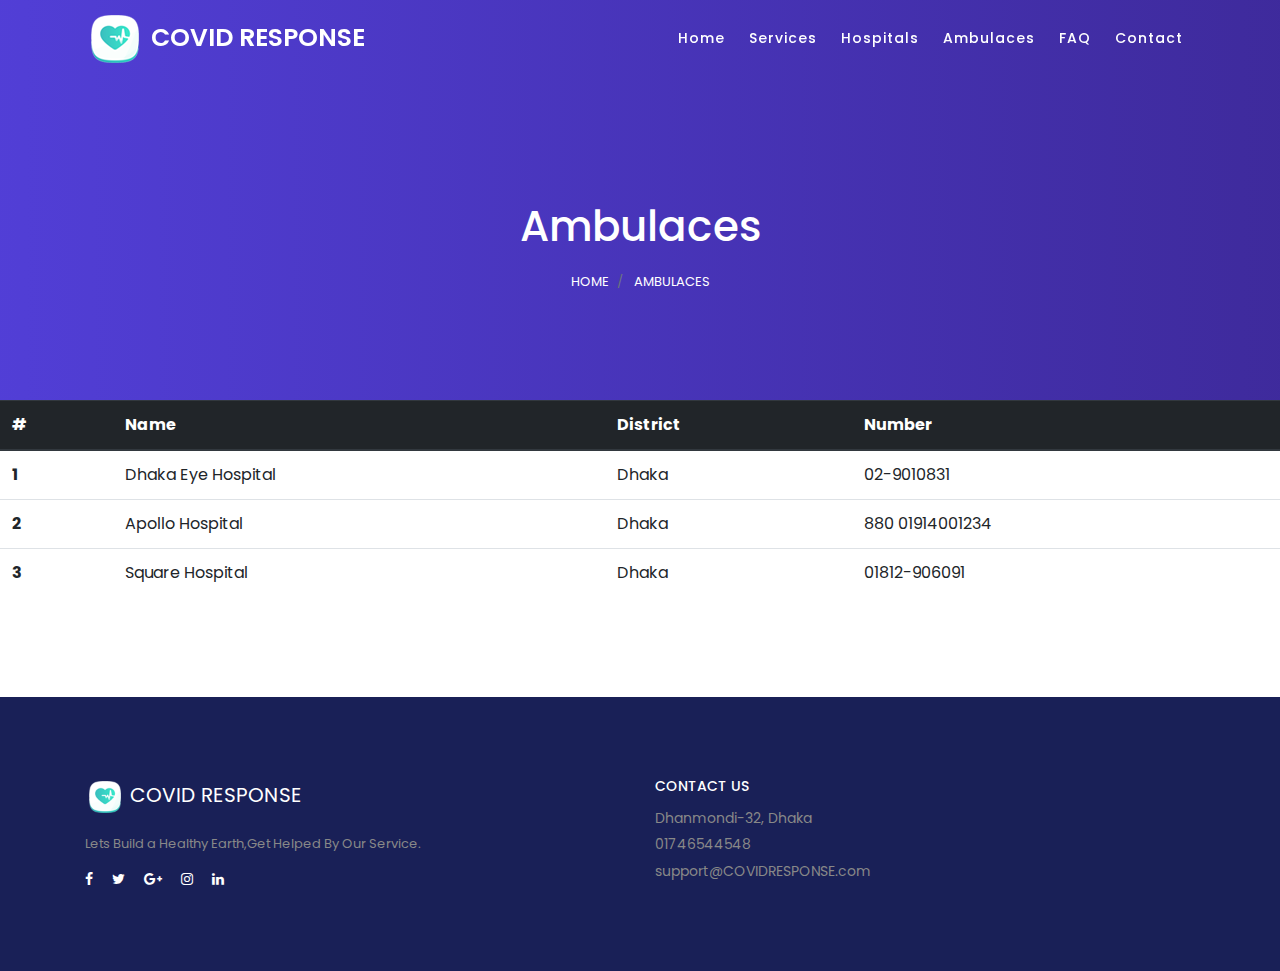
<file: ambulace.html>
<!DOCTYPE html>
<html lang="en">
  <head>
    <meta charset="UTF-8" />
    <meta name="description" content="" />
    <meta http-equiv="X-UA-Compatible" content="IE=edge" />
    <meta
      name="viewport"
      content="width=device-width, initial-scale=1, shrink-to-fit=no"
    />

    <!-- Title -->
    <title>Contact Us</title>

    <!-- Favicon -->
    <link rel="icon" href="img/core-img/favicon.ico" />

    <!-- Core Stylesheet -->
    <link rel="stylesheet" href="css/style.css" />

    <!-- Responsive Stylesheet -->
    <link rel="stylesheet" href="css/responsive.css" />
  </head>

  <body class="light-version">
    <!-- Preloader -->
    <div id="preloader">
      <div class="preload-content">
        <div id="loader-load"></div>
      </div>
    </div>

    <!-- ##### Header Area Start ##### -->
    <nav class="navbar navbar-expand-lg navbar-white fixed-top" id="banner">
      <div class="container">
        <!-- Brand -->
        <a class="navbar-brand" href="#"
          ><span><img src="img/core-img/logo.png" alt="logo" /></span> COVID
          RESPONSE</a
        >

        <!-- Toggler/collapsibe Button -->
        <button
          class="navbar-toggler"
          type="button"
          data-toggle="collapse"
          data-target="#collapsibleNavbar"
        >
          <span class="navbar-toggler-icon"></span>
        </button>

        <!-- Navbar links -->
        <div class="collapse navbar-collapse" id="collapsibleNavbar">
          <ul class="navbar-nav ml-auto">
            <li class="nav-item dropdown">
              <a class="nav-link" href="index.html" id="navbardrop">Home</a>
            </li>
            <li class="nav-item">
              <a class="nav-link" href="services.html">Services</a>
            </li>
            <li class="nav-item">
              <a class="nav-link" href="hospital.html">Hospitals</a>
            </li>
            <li class="nav-item">
              <a class="nav-link" href="ambulace.html">Ambulaces</a>
            </li>
            <li class="nav-item">
              <a class="nav-link" href="faq.html">FAQ</a>
            </li>
            <li class="nav-item">
              <a class="nav-link" href="contact-us.html">Contact</a>
            </li>
          </ul>
        </div>
      </div>
    </nav>
    <!-- ##### Header Area End ##### -->

    <!-- ##### Welcome Area Start ##### -->
    <div class="breadcumb-area clearfix auto-init">
      <!-- breadcumb content -->
      <div class="breadcumb-content">
        <div class="container h-100">
          <div class="row h-100 align-items-center">
            <div class="col-12">
              <nav aria-label="breadcrumb" class="breadcumb--con text-center">
                <h2 class="w-text title wow fadeInUp" data-wow-delay="0.2s">
                  Ambulaces
                </h2>
                <ol
                  class="breadcrumb justify-content-center wow fadeInUp"
                  data-wow-delay="0.4s"
                >
                  <li class="breadcrumb-item"><a href="#">Home</a></li>
                  <li class="breadcrumb-item active" aria-current="page">
                    Ambulaces
                  </li>
                </ol>
              </nav>
            </div>
          </div>
        </div>
      </div>
    </div>
    <!-- ##### Welcome Area End ##### -->

    <table class="table">
      <thead class="thead-dark">
        <tr>
          <th scope="col">#</th>
          <th scope="col">Name</th>
          <th scope="col">District</th>
          <th scope="col">Number</th>
        </tr>
      </thead>
      <tbody>
        <tr>
          <th scope="row">1</th>
          <td>Dhaka Eye Hospital</td>
          <td>Dhaka</td>
          <td>02-9010831</td>
        </tr>
        <tr>
          <th scope="row">2</th>
          <td>Apollo Hospital</td>
          <td>Dhaka</td>
          <td>880 01914001234</td>
        </tr>
        <tr>
          <th scope="row">3</th>
          <td>Square Hospital</td>
          <td>Dhaka</td>
          <td>01812-906091</td>
        </tr>
      </tbody>
    </table>

    <!-- ##### Footer Area Start ##### -->
    <footer
      class="footer-area bg-img"
      style="background-image: url(img/core-img/pattern.png);"
    >
      <div class="footer-content-area">
        <div class="container">
          <div class="row">
            <div class="col-12 col-lg-6 col-md-12">
              <div class="footer-copywrite-info">
                <!-- Copywrite -->
                <div class="copywrite_text fadeInUp" data-wow-delay="0.2s">
                  <div class="footer-logo">
                    <a href="#"
                      ><img src="img/core-img/logo.png" alt="logo" /> COVID
                      RESPONSE
                    </a>
                  </div>
                  <p>
                    Lets Build a Healthy Earth,Get Helped By Our Service.
                  </p>
                </div>
                <!-- Social Icon -->
                <div class="footer-social-info fadeInUp" data-wow-delay="0.4s">
                  <a href="#"
                    ><i class="fa fa-facebook" aria-hidden="true"></i
                  ></a>
                  <a href="#">
                    <i class="fa fa-twitter" aria-hidden="true"></i
                  ></a>
                  <a href="#"
                    ><i class="fa fa-google-plus" aria-hidden="true"></i
                  ></a>
                  <a href="#"
                    ><i class="fa fa-instagram" aria-hidden="true"></i
                  ></a>
                  <a href="#"
                    ><i class="fa fa-linkedin" aria-hidden="true"></i
                  ></a>
                </div>
              </div>
            </div>

            <div class="col-12 col-lg-6 col-md-12">
              <div class="contact_info_area d-sm-flex justify-content-between">
                <!-- Content Info -->
                <div
                  class="contact_info mt-s text-center fadeInUp"
                  data-wow-delay="0.4s"
                >
                  <h5>CONTACT US</h5>
                  <p>Dhanmondi-32, Dhaka</p>
                  <p>01746544548</p>
                  <p>support@COVIDRESPONSE.com</p>
                </div>
              </div>
            </div>
          </div>
        </div>
      </div>
    </footer>
    <!-- ##### Footer Area End ##### -->

    <!-- ########## All JS ########## -->
    <!-- jQuery js -->
    <script src="js/jquery.min.js"></script>
    <!-- Popper js -->
    <script src="js/popper.min.js"></script>
    <!-- Bootstrap js -->
    <script src="js/bootstrap.min.js"></script>
    <!-- All Plugins js -->
    <script src="js/plugins.js"></script>
    <!-- Active js -->
    <script src="js/script.js"></script>
  </body>
</html>
</file>
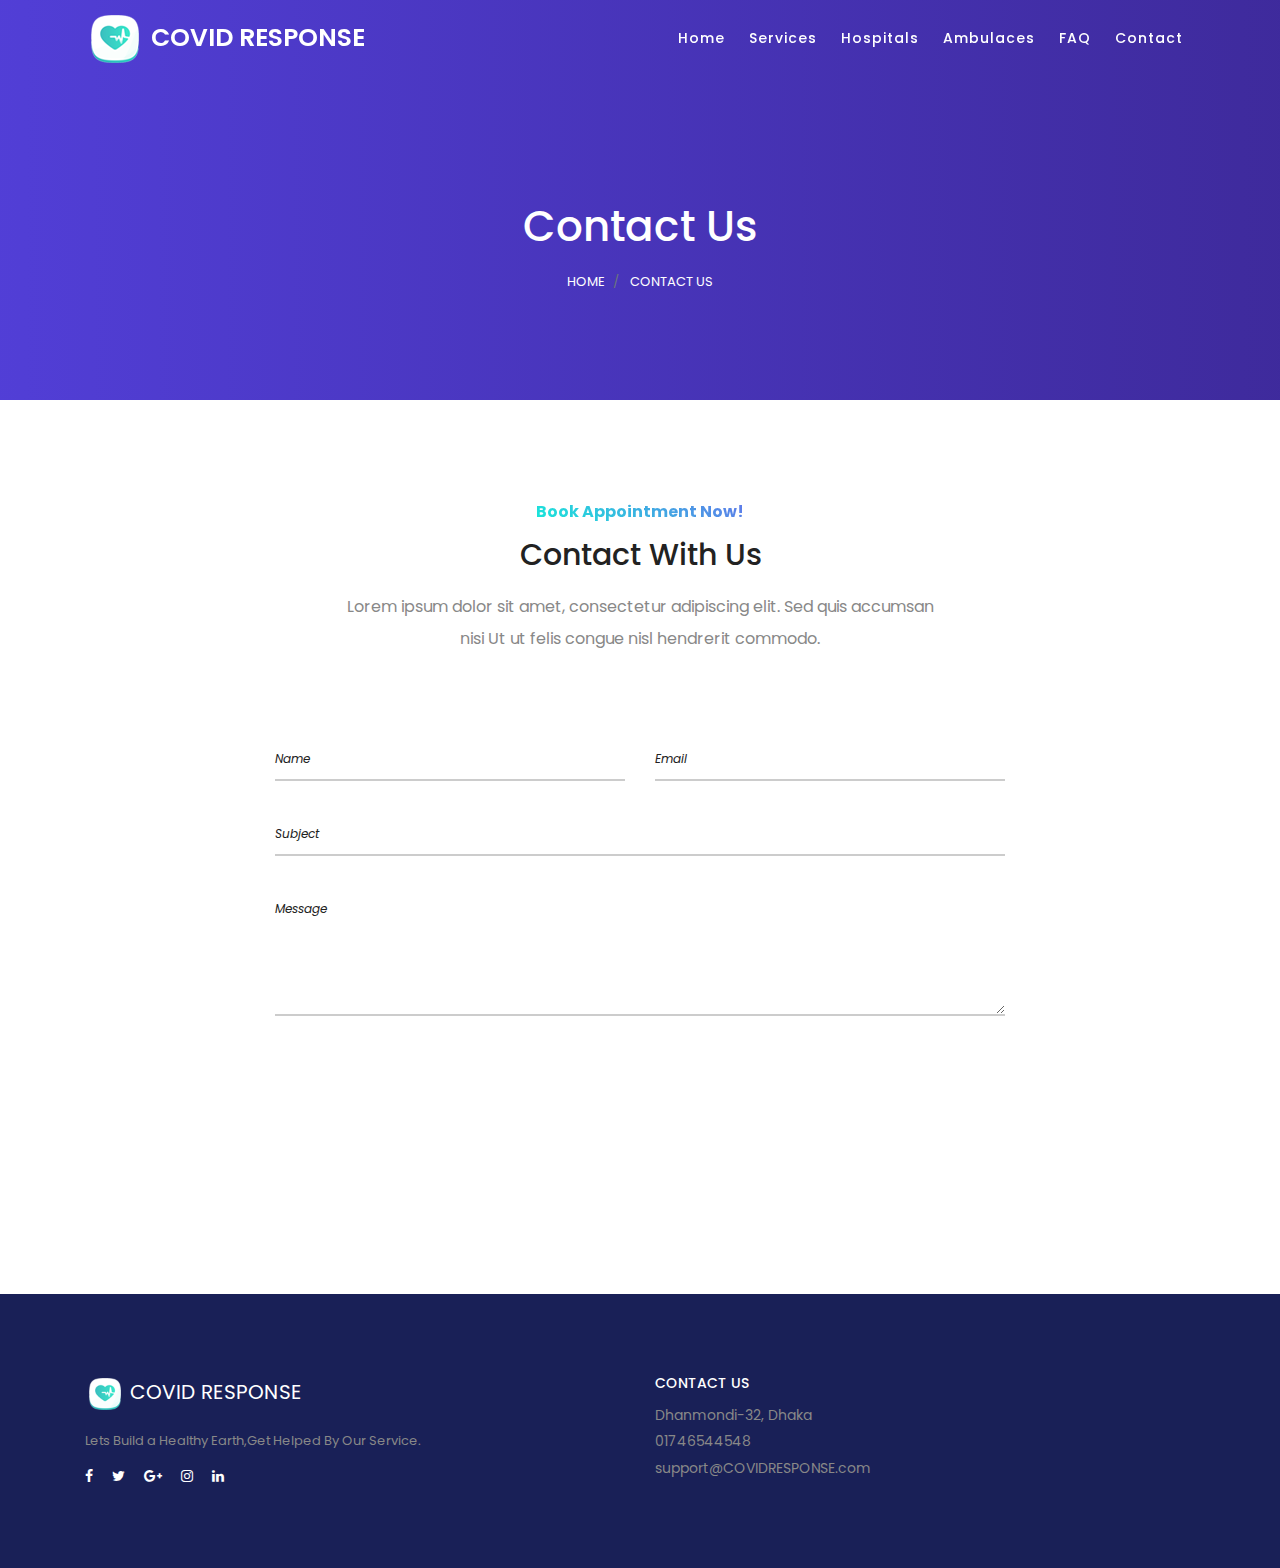
<file: contact-us.html>
<!DOCTYPE html>
<html lang="en">
  <head>
    <meta charset="UTF-8" />
    <meta name="description" content="" />
    <meta http-equiv="X-UA-Compatible" content="IE=edge" />
    <meta
      name="viewport"
      content="width=device-width, initial-scale=1, shrink-to-fit=no"
    />

    <!-- Title -->
    <title>Contact Us</title>

    <!-- Favicon -->
    <link rel="icon" href="img/core-img/favicon.ico" />

    <!-- Core Stylesheet -->
    <link rel="stylesheet" href="css/style.css" />

    <!-- Responsive Stylesheet -->
    <link rel="stylesheet" href="css/responsive.css" />
  </head>

  <body class="light-version">
    <!-- Preloader -->
    <div id="preloader">
      <div class="preload-content">
        <div id="loader-load"></div>
      </div>
    </div>

    <!-- ##### Header Area Start ##### -->
    <nav class="navbar navbar-expand-lg navbar-white fixed-top" id="banner">
      <div class="container">
        <!-- Brand -->
        <a class="navbar-brand" href="#"
          ><span><img src="img/core-img/logo.png" alt="logo" /></span> COVID
          RESPONSE</a
        >

        <!-- Toggler/collapsibe Button -->
        <button
          class="navbar-toggler"
          type="button"
          data-toggle="collapse"
          data-target="#collapsibleNavbar"
        >
          <span class="navbar-toggler-icon"></span>
        </button>

        <!-- Navbar links -->
        <div class="collapse navbar-collapse" id="collapsibleNavbar">
          <ul class="navbar-nav ml-auto">
            <li class="nav-item dropdown">
              <a class="nav-link" href="index.html" id="navbardrop">Home</a>
            </li>
            <li class="nav-item">
              <a class="nav-link" href="services.html">Services</a>
            </li>
            <li class="nav-item">
              <a class="nav-link" href="hospital.html">Hospitals</a>
            </li>
            <li class="nav-item">
              <a class="nav-link" href="ambulace.html">Ambulaces</a>
            </li>
            <li class="nav-item">
              <a class="nav-link" href="faq.html">FAQ</a>
            </li>
            <li class="nav-item">
              <a class="nav-link" href="contact-us.html">Contact</a>
            </li>
          </ul>
        </div>
      </div>
    </nav>
    <!-- ##### Header Area End ##### -->

    <!-- ##### Welcome Area Start ##### -->
    <div class="breadcumb-area clearfix auto-init">
      <!-- breadcumb content -->
      <div class="breadcumb-content">
        <div class="container h-100">
          <div class="row h-100 align-items-center">
            <div class="col-12">
              <nav aria-label="breadcrumb" class="breadcumb--con text-center">
                <h2 class="w-text title wow fadeInUp" data-wow-delay="0.2s">
                  Contact Us
                </h2>
                <ol
                  class="breadcrumb justify-content-center wow fadeInUp"
                  data-wow-delay="0.4s"
                >
                  <li class="breadcrumb-item"><a href="#">Home</a></li>
                  <li class="breadcrumb-item active" aria-current="page">
                    Contact Us
                  </li>
                </ol>
              </nav>
            </div>
          </div>
        </div>
      </div>
    </div>
    <!-- ##### Welcome Area End ##### -->

    <!-- ##### Contact Area Start ##### -->
    <section class="section-padding-100 contact_us_area" id="contact">
      <div class="container">
        <div class="row">
          <div class="col-12">
            <div class="section-heading text-center">
              <div
                class="more-dots justify-content-center fadeInUp"
                data-wow-delay="0.2s"
              >
                <span class="gradient-text blue">Book Appointment Now!</span>
              </div>
              <h2 class="wow fadeInUp d-blue" data-wow-delay="0.3s">
                Contact With Us
              </h2>
              <p class="wow fadeInUp" data-wow-delay="0.4s">
                Lorem ipsum dolor sit amet, consectetur adipiscing elit. Sed
                quis accumsan nisi Ut ut felis congue nisl hendrerit commodo.
              </p>
            </div>
          </div>
        </div>

        <!-- Contact Form -->
        <div class="row justify-content-center">
          <div class="col-12 col-md-10 col-lg-8">
            <div class="contact_form">
              <form action="#" method="post" id="main_contact_form" novalidate>
                <div class="row">
                  <div class="col-12">
                    <div id="success_fail_info"></div>
                  </div>

                  <div class="col-12 col-md-6">
                    <div class="group wow fadeInUp" data-wow-delay="0.2s">
                      <input type="text" name="name" id="name" required />
                      <span class="highlight"></span>
                      <span class="bar"></span>
                      <label>Name</label>
                    </div>
                  </div>
                  <div class="col-12 col-md-6">
                    <div class="group wow fadeInUp" data-wow-delay="0.3s">
                      <input type="text" name="email" id="email" required />
                      <span class="highlight"></span>
                      <span class="bar"></span>
                      <label>Email</label>
                    </div>
                  </div>
                  <div class="col-12">
                    <div class="group wow fadeInUp" data-wow-delay="0.4s">
                      <input type="text" name="subject" id="subject" required />
                      <span class="highlight"></span>
                      <span class="bar"></span>
                      <label>Subject</label>
                    </div>
                  </div>
                  <div class="col-12">
                    <div class="group wow fadeInUp" data-wow-delay="0.5s">
                      <textarea name="message" id="message" required></textarea>
                      <span class="highlight"></span>
                      <span class="bar"></span>
                      <label>Message</label>
                    </div>
                  </div>
                  <div
                    class="col-12 text-center wow fadeInUp"
                    data-wow-delay="0.6s"
                  >
                    <button type="submit" class="btn more-btn">
                      Send Message
                    </button>
                  </div>
                </div>
              </form>
            </div>
          </div>
        </div>
      </div>
    </section>
    <!-- ##### Contact Area End ##### -->

    <!-- ##### Footer Area Start ##### -->
    <footer
      class="footer-area bg-img"
      style="background-image: url(img/core-img/pattern.png);"
    >
      <div class="footer-content-area">
        <div class="container">
          <div class="row">
            <div class="col-12 col-lg-6 col-md-12">
              <div class="footer-copywrite-info">
                <!-- Copywrite -->
                <div class="copywrite_text fadeInUp" data-wow-delay="0.2s">
                  <div class="footer-logo">
                    <a href="#"
                      ><img src="img/core-img/logo.png" alt="logo" /> COVID
                      RESPONSE
                    </a>
                  </div>
                  <p>
                    Lets Build a Healthy Earth,Get Helped By Our Service.
                  </p>
                </div>
                <!-- Social Icon -->
                <div class="footer-social-info fadeInUp" data-wow-delay="0.4s">
                  <a href="#"
                    ><i class="fa fa-facebook" aria-hidden="true"></i
                  ></a>
                  <a href="#">
                    <i class="fa fa-twitter" aria-hidden="true"></i
                  ></a>
                  <a href="#"
                    ><i class="fa fa-google-plus" aria-hidden="true"></i
                  ></a>
                  <a href="#"
                    ><i class="fa fa-instagram" aria-hidden="true"></i
                  ></a>
                  <a href="#"
                    ><i class="fa fa-linkedin" aria-hidden="true"></i
                  ></a>
                </div>
              </div>
            </div>

            <div class="col-12 col-lg-6 col-md-12">
              <div class="contact_info_area d-sm-flex justify-content-between">
                <!-- Content Info -->
                <div
                  class="contact_info mt-s text-center fadeInUp"
                  data-wow-delay="0.4s"
                >
                  <h5>CONTACT US</h5>
                  <p>Dhanmondi-32, Dhaka</p>
                  <p>01746544548</p>
                  <p>support@COVIDRESPONSE.com</p>
                </div>
              </div>
            </div>
          </div>
        </div>
      </div>
    </footer>
    <!-- ##### Footer Area End ##### -->

    <!-- ########## All JS ########## -->
    <!-- jQuery js -->
    <script src="js/jquery.min.js"></script>
    <!-- Popper js -->
    <script src="js/popper.min.js"></script>
    <!-- Bootstrap js -->
    <script src="js/bootstrap.min.js"></script>
    <!-- All Plugins js -->
    <script src="js/plugins.js"></script>
    <!-- Active js -->
    <script src="js/script.js"></script>
  </body>
</html>
</file>
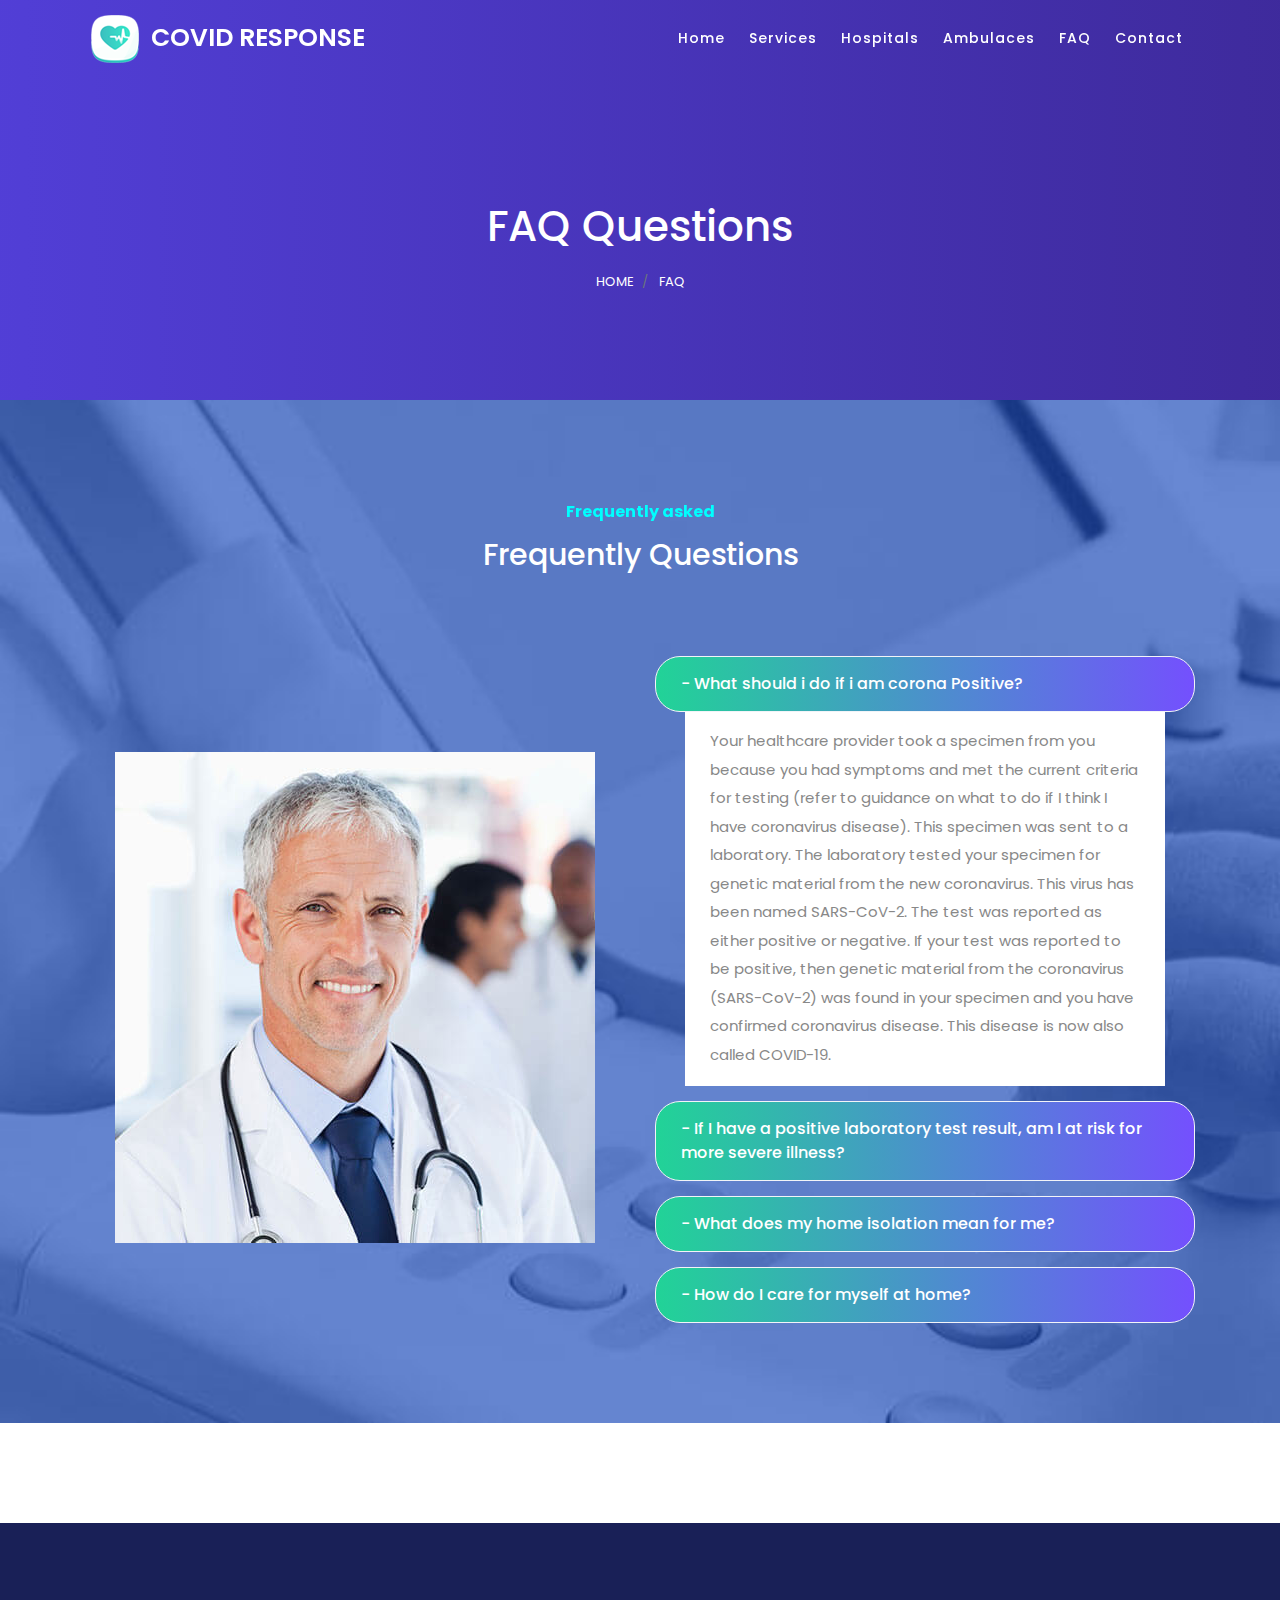
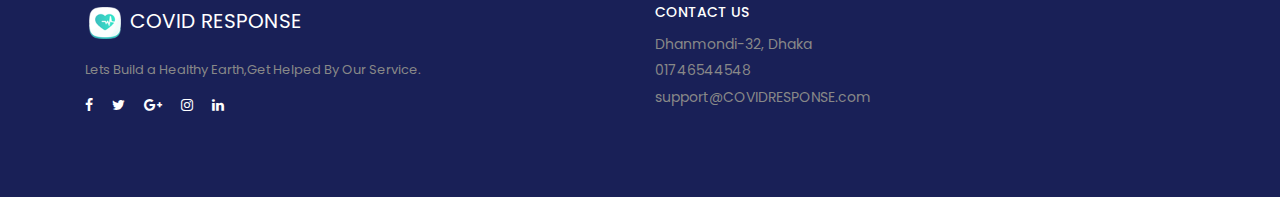
<file: faq.html>
<!DOCTYPE html>
<html lang="en">
  <head>
    <meta charset="UTF-8" />
    <meta name="description" content="" />
    <meta http-equiv="X-UA-Compatible" content="IE=edge" />
    <meta
      name="viewport"
      content="width=device-width, initial-scale=1, shrink-to-fit=no"
    />

    <!-- Title -->
    <title>FAQ</title>

    <!-- Favicon -->
    <link rel="icon" href="img/core-img/favicon.ico" />

    <!-- Core Stylesheet -->
    <link rel="stylesheet" href="css/style.css" />

    <!-- Responsive Stylesheet -->
    <link rel="stylesheet" href="css/responsive.css" />
  </head>

  <body class="light-version">
    <!-- Preloader -->
    <div id="preloader">
      <div class="preload-content">
        <div id="loader-load"></div>
      </div>
    </div>

    <!-- ##### Header Area Start ##### -->
    <nav class="navbar navbar-expand-lg navbar-white fixed-top" id="banner">
      <div class="container">
        <!-- Brand -->
        <a class="navbar-brand" href="#"
          ><span><img src="img/core-img/logo.png" alt="logo" /></span> COVID
          RESPONSE</a
        >

        <!-- Toggler/collapsibe Button -->
        <button
          class="navbar-toggler"
          type="button"
          data-toggle="collapse"
          data-target="#collapsibleNavbar"
        >
          <span class="navbar-toggler-icon"></span>
        </button>

        <!-- Navbar links -->
        <div class="collapse navbar-collapse" id="collapsibleNavbar">
          <ul class="navbar-nav ml-auto">
            <li class="nav-item dropdown">
              <a class="nav-link" href="index.html" id="navbardrop">Home</a>
            </li>
            <li class="nav-item">
              <a class="nav-link" href="services.html">Services</a>
            </li>
            <li class="nav-item">
              <a class="nav-link" href="hospital.html">Hospitals</a>
            </li>
            <li class="nav-item">
              <a class="nav-link" href="ambulace.html">Ambulaces</a>
            </li>
            <li class="nav-item">
              <a class="nav-link" href="faq.html">FAQ</a>
            </li>
            <li class="nav-item">
              <a class="nav-link" href="contact-us.html">Contact</a>
            </li>
          </ul>
        </div>
      </div>
    </nav>
    <!-- ##### Header Area End ##### -->

    <!-- ##### Welcome Area Start ##### -->
    <div class="breadcumb-area clearfix auto-init">
      <!-- breadcumb content -->
      <div class="breadcumb-content">
        <div class="container h-100">
          <div class="row h-100 align-items-center">
            <div class="col-12">
              <nav aria-label="breadcrumb" class="breadcumb--con text-center">
                <h2 class="w-text title wow fadeInUp" data-wow-delay="0.2s">
                  FAQ Questions
                </h2>
                <ol
                  class="breadcrumb justify-content-center wow fadeInUp"
                  data-wow-delay="0.4s"
                >
                  <li class="breadcrumb-item"><a href="#">Home</a></li>
                  <li class="breadcrumb-item active" aria-current="page">
                    FAQ
                  </li>
                </ol>
              </nav>
            </div>
          </div>
        </div>
      </div>
    </div>
    <!-- ##### Welcome Area End ##### -->

    <!-- ##### FAQ & Timeline Area Start ##### -->
    <div class="hos-sec-1 section-padding-100-85" id="faq">
      <div class="container">
        <div class="section-heading text-center">
          <div
            class="more-dots justify-content-center fadeInUp"
            data-wow-delay="0.2s"
          >
            <span class="gradient-text cyan">Frequently asked</span>
          </div>
          <h2 class="w-text fadeInUp" data-wow-delay="0.3s">
            Frequently Questions
          </h2>
        </div>
        <div class="row align-items-center">
          <div
            class="col-12 col-lg-6 offset-lg-0 col-md-8 offset-md-2 col-sm-12"
          >
            <img
              src="img/team-img/hos-team/faq-img.jpg"
              alt=""
              class="center-block img-responsive"
            />
          </div>
          <div class="col-12 col-lg-6 col-md-12">
            <div class="more-btn-group hos mt-s">
              <dl style="margin-bottom: 0;">
                <!-- Single FAQ Area -->
                <dt class="v2 wave fadeInUp" data-wow-delay="0.2s">
                  - What should i do if i am corona Positive?
                </dt>
                <dd class="fadeInUp" data-wow-delay="0.3s">
                  <p>
                    Your healthcare provider took a specimen from you because
                    you had symptoms and met the current criteria for testing
                    (refer to guidance on what to do if I think I have
                    coronavirus disease). This specimen was sent to a
                    laboratory. The laboratory tested your specimen for genetic
                    material from the new coronavirus. This virus has been named
                    SARS-CoV-2. The test was reported as either positive or
                    negative. If your test was reported to be positive, then
                    genetic material from the coronavirus (SARS-CoV-2) was found
                    in your specimen and you have confirmed coronavirus disease.
                    This disease is now also called COVID-19.
                  </p>
                </dd>
                <!-- Single FAQ Area -->
                <dt class="v2 wave fadeInUp" data-wow-delay="0.3s">
                  - If I have a positive laboratory test result, am I at risk
                  for more severe illness?
                </dt>
                <dd>
                  <p>
                    The laboratory test will not be able to tell you if you are
                    at risk for more severe illness because the result is only
                    reported as positive or negative for the coronavirus
                    (SARS-CoV-2). However, you would have been assessed by your
                    healthcare provider in terms of your current coronavirus
                    illness and your other risk factors for more severe illness
                    (i.e. older age, serious underlying medical conditions such
                    as diabetes mellitus, heart disease, lung disease and
                    immunosuppression, etc.).
                  </p>
                </dd>
                <!-- Single FAQ Area -->
                <dt class="v2 wave fadeInUp" data-wow-delay="0.4s">
                  - What does my home isolation mean for me?
                </dt>
                <dd>
                  <p>
                    – Stay at home – If necessary, talk to your employer and let
                    them know that you cannot come to work. – You should cancel
                    all your routine medical and dental appointments. – If you
                    have access to the internet, you can order your shopping or
                    medications online but tell delivery drivers to leave any
                    items for collection outside your house. Delivery drivers
                    should not come into your house at all.
                  </p>
                </dd>
                <!-- Single FAQ Area -->
                <dt class="v2 wave fadeInUp" data-wow-delay="0.5s">
                  - How do I care for myself at home?
                </dt>
                <dd>
                  <p>
                    Most people who get sick with coronavirus disease will have
                    only a mild illness and should recover at home. You may
                    continue to experience the typical symptoms which include a
                    fever, cough and mild shortness of breath. Most people with
                    mild illness will start feeling better within a week of
                    first symptoms. Have your healthcare provider’s contact
                    information on hand for emergencies – this could be your GP
                    or your nearest local clinic/ hospital. Get rest at home and
                    drink enough water/ clear fluids during the day to make sure
                    that your urine stays a pale clear colour. There are no
                    specific antiviral treatments recommended for coronavirus
                    disease. You can take over-the-counter medications if you
                    have fever or pain. Use these according to the instructions
                    on the packet or label and do not exceed the recommended
                    dose. You should continue taking any other prescribed
                    chronic medication.
                  </p>
                </dd>
              </dl>
            </div>
          </div>
        </div>
      </div>
    </div>
    <!-- ##### FAQ & Timeline Area End ##### -->

    <!-- ##### Footer Area Start ##### -->
    <footer
      class="footer-area bg-img"
      style="background-image: url(img/core-img/pattern.png);"
    >
      <div class="footer-content-area">
        <div class="container">
          <div class="row">
            <div class="col-12 col-lg-6 col-md-12">
              <div class="footer-copywrite-info">
                <!-- Copywrite -->
                <div class="copywrite_text fadeInUp" data-wow-delay="0.2s">
                  <div class="footer-logo">
                    <a href="#"
                      ><img src="img/core-img/logo.png" alt="logo" /> COVID
                      RESPONSE
                    </a>
                  </div>
                  <p>
                    Lets Build a Healthy Earth,Get Helped By Our Service.
                  </p>
                </div>
                <!-- Social Icon -->
                <div class="footer-social-info fadeInUp" data-wow-delay="0.4s">
                  <a href="#"
                    ><i class="fa fa-facebook" aria-hidden="true"></i
                  ></a>
                  <a href="#">
                    <i class="fa fa-twitter" aria-hidden="true"></i
                  ></a>
                  <a href="#"
                    ><i class="fa fa-google-plus" aria-hidden="true"></i
                  ></a>
                  <a href="#"
                    ><i class="fa fa-instagram" aria-hidden="true"></i
                  ></a>
                  <a href="#"
                    ><i class="fa fa-linkedin" aria-hidden="true"></i
                  ></a>
                </div>
              </div>
            </div>

            <div class="col-12 col-lg-6 col-md-12">
              <div class="contact_info_area d-sm-flex justify-content-between">
                <!-- Content Info -->
                <div
                  class="contact_info mt-s text-center fadeInUp"
                  data-wow-delay="0.4s"
                >
                  <h5>CONTACT US</h5>
                  <p>Dhanmondi-32, Dhaka</p>
                  <p>01746544548</p>
                  <p>support@COVIDRESPONSE.com</p>
                </div>
              </div>
            </div>
          </div>
        </div>
      </div>
    </footer>
    <!-- ##### Footer Area End ##### -->

    <!-- ########## All JS ########## -->
    <!-- jQuery js -->
    <script src="js/jquery.min.js"></script>
    <!-- Popper js -->
    <script src="js/popper.min.js"></script>
    <!-- Bootstrap js -->
    <script src="js/bootstrap.min.js"></script>
    <!-- All Plugins js -->
    <script src="js/plugins.js"></script>
    <!-- Active js -->
    <script src="js/script.js"></script>
  </body>
</html>
</file>
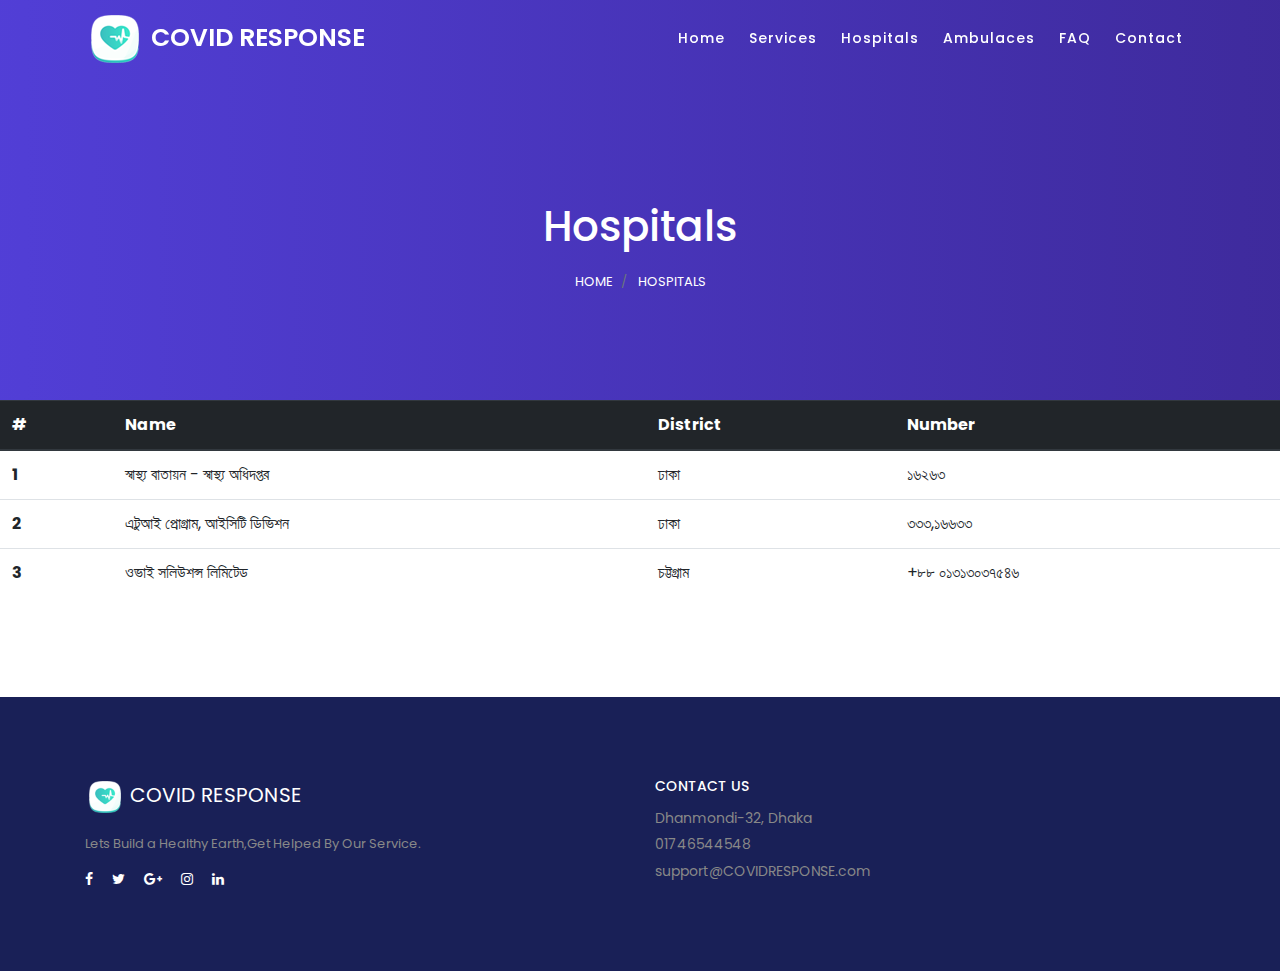
<file: hospital.html>
<!DOCTYPE html>
<html lang="en">
  <head>
    <meta charset="UTF-8" />
    <meta name="description" content="" />
    <meta http-equiv="X-UA-Compatible" content="IE=edge" />
    <meta
      name="viewport"
      content="width=device-width, initial-scale=1, shrink-to-fit=no"
    />

    <!-- Title -->
    <title>Contact Us</title>

    <!-- Favicon -->
    <link rel="icon" href="img/core-img/favicon.ico" />

    <!-- Core Stylesheet -->
    <link rel="stylesheet" href="css/style.css" />

    <!-- Responsive Stylesheet -->
    <link rel="stylesheet" href="css/responsive.css" />
  </head>

  <body class="light-version">
    <!-- Preloader -->
    <div id="preloader">
      <div class="preload-content">
        <div id="loader-load"></div>
      </div>
    </div>

    <!-- ##### Header Area Start ##### -->
    <nav class="navbar navbar-expand-lg navbar-white fixed-top" id="banner">
      <div class="container">
        <!-- Brand -->
        <a class="navbar-brand" href="#"
          ><span><img src="img/core-img/logo.png" alt="logo" /></span> COVID
          RESPONSE</a
        >

        <!-- Toggler/collapsibe Button -->
        <button
          class="navbar-toggler"
          type="button"
          data-toggle="collapse"
          data-target="#collapsibleNavbar"
        >
          <span class="navbar-toggler-icon"></span>
        </button>

        <!-- Navbar links -->
        <div class="collapse navbar-collapse" id="collapsibleNavbar">
          <ul class="navbar-nav ml-auto">
            <li class="nav-item dropdown">
              <a class="nav-link" href="index.html" id="navbardrop">Home</a>
            </li>
            <li class="nav-item">
              <a class="nav-link" href="services.html">Services</a>
            </li>
            <li class="nav-item">
              <a class="nav-link" href="hospital.html">Hospitals</a>
            </li>
            <li class="nav-item">
              <a class="nav-link" href="ambulace.html">Ambulaces</a>
            </li>
            <li class="nav-item">
              <a class="nav-link" href="faq.html">FAQ</a>
            </li>
            <li class="nav-item">
              <a class="nav-link" href="contact-us.html">Contact</a>
            </li>
          </ul>
        </div>
      </div>
    </nav>
    <!-- ##### Header Area End ##### -->

    <!-- ##### Welcome Area Start ##### -->
    <div class="breadcumb-area clearfix auto-init">
      <!-- breadcumb content -->
      <div class="breadcumb-content">
        <div class="container h-100">
          <div class="row h-100 align-items-center">
            <div class="col-12">
              <nav aria-label="breadcrumb" class="breadcumb--con text-center">
                <h2 class="w-text title wow fadeInUp" data-wow-delay="0.2s">
                  Hospitals
                </h2>
                <ol
                  class="breadcrumb justify-content-center wow fadeInUp"
                  data-wow-delay="0.4s"
                >
                  <li class="breadcrumb-item"><a href="#">Home</a></li>
                  <li class="breadcrumb-item active" aria-current="page">
                    Hospitals
                  </li>
                </ol>
              </nav>
            </div>
          </div>
        </div>
      </div>
    </div>
    <!-- ##### Welcome Area End ##### -->

    <table class="table">
      <thead class="thead-dark">
        <tr>
          <th scope="col">#</th>
          <th scope="col">Name</th>
          <th scope="col">District</th>
          <th scope="col">Number</th>
        </tr>
      </thead>
      <tbody>
        <tr>
          <th scope="row">1</th>
          <td>স্বাস্থ্য বাতায়ন - স্বাস্থ্য অধিদপ্তর</td>
          <td>ঢাকা</td>
          <td>১৬২৬৩</td>
        </tr>
        <tr>
          <th scope="row">2</th>
          <td>এটুআই প্রোগ্রাম, আইসিটি ডিভিশন</td>
          <td>ঢাকা</td>
          <td>৩৩৩,১৬৬৩৩</td>
        </tr>
        <tr>
          <th scope="row">3</th>
          <td>ওভাই সলিউশন্স লিমিটেড</td>
          <td>চট্টগ্রাম</td>
          <td>+৮৮ ০১৩১৩০৩৭৫৪৬</td>
        </tr>
      </tbody>
    </table>

    <!-- ##### Footer Area Start ##### -->
    <footer
      class="footer-area bg-img"
      style="background-image: url(img/core-img/pattern.png);"
    >
      <div class="footer-content-area">
        <div class="container">
          <div class="row">
            <div class="col-12 col-lg-6 col-md-12">
              <div class="footer-copywrite-info">
                <!-- Copywrite -->
                <div class="copywrite_text fadeInUp" data-wow-delay="0.2s">
                  <div class="footer-logo">
                    <a href="#"
                      ><img src="img/core-img/logo.png" alt="logo" /> COVID
                      RESPONSE
                    </a>
                  </div>
                  <p>
                    Lets Build a Healthy Earth,Get Helped By Our Service.
                  </p>
                </div>
                <!-- Social Icon -->
                <div class="footer-social-info fadeInUp" data-wow-delay="0.4s">
                  <a href="#"
                    ><i class="fa fa-facebook" aria-hidden="true"></i
                  ></a>
                  <a href="#">
                    <i class="fa fa-twitter" aria-hidden="true"></i
                  ></a>
                  <a href="#"
                    ><i class="fa fa-google-plus" aria-hidden="true"></i
                  ></a>
                  <a href="#"
                    ><i class="fa fa-instagram" aria-hidden="true"></i
                  ></a>
                  <a href="#"
                    ><i class="fa fa-linkedin" aria-hidden="true"></i
                  ></a>
                </div>
              </div>
            </div>

            <div class="col-12 col-lg-6 col-md-12">
              <div class="contact_info_area d-sm-flex justify-content-between">
                <!-- Content Info -->
                <div
                  class="contact_info mt-s text-center fadeInUp"
                  data-wow-delay="0.4s"
                >
                  <h5>CONTACT US</h5>
                  <p>Dhanmondi-32, Dhaka</p>
                  <p>01746544548</p>
                  <p>support@COVIDRESPONSE.com</p>
                </div>
              </div>
            </div>
          </div>
        </div>
      </div>
    </footer>
    <!-- ##### Footer Area End ##### -->

    <!-- ########## All JS ########## -->
    <!-- jQuery js -->
    <script src="js/jquery.min.js"></script>
    <!-- Popper js -->
    <script src="js/popper.min.js"></script>
    <!-- Bootstrap js -->
    <script src="js/bootstrap.min.js"></script>
    <!-- All Plugins js -->
    <script src="js/plugins.js"></script>
    <!-- Active js -->
    <script src="js/script.js"></script>
  </body>
</html>
</file>
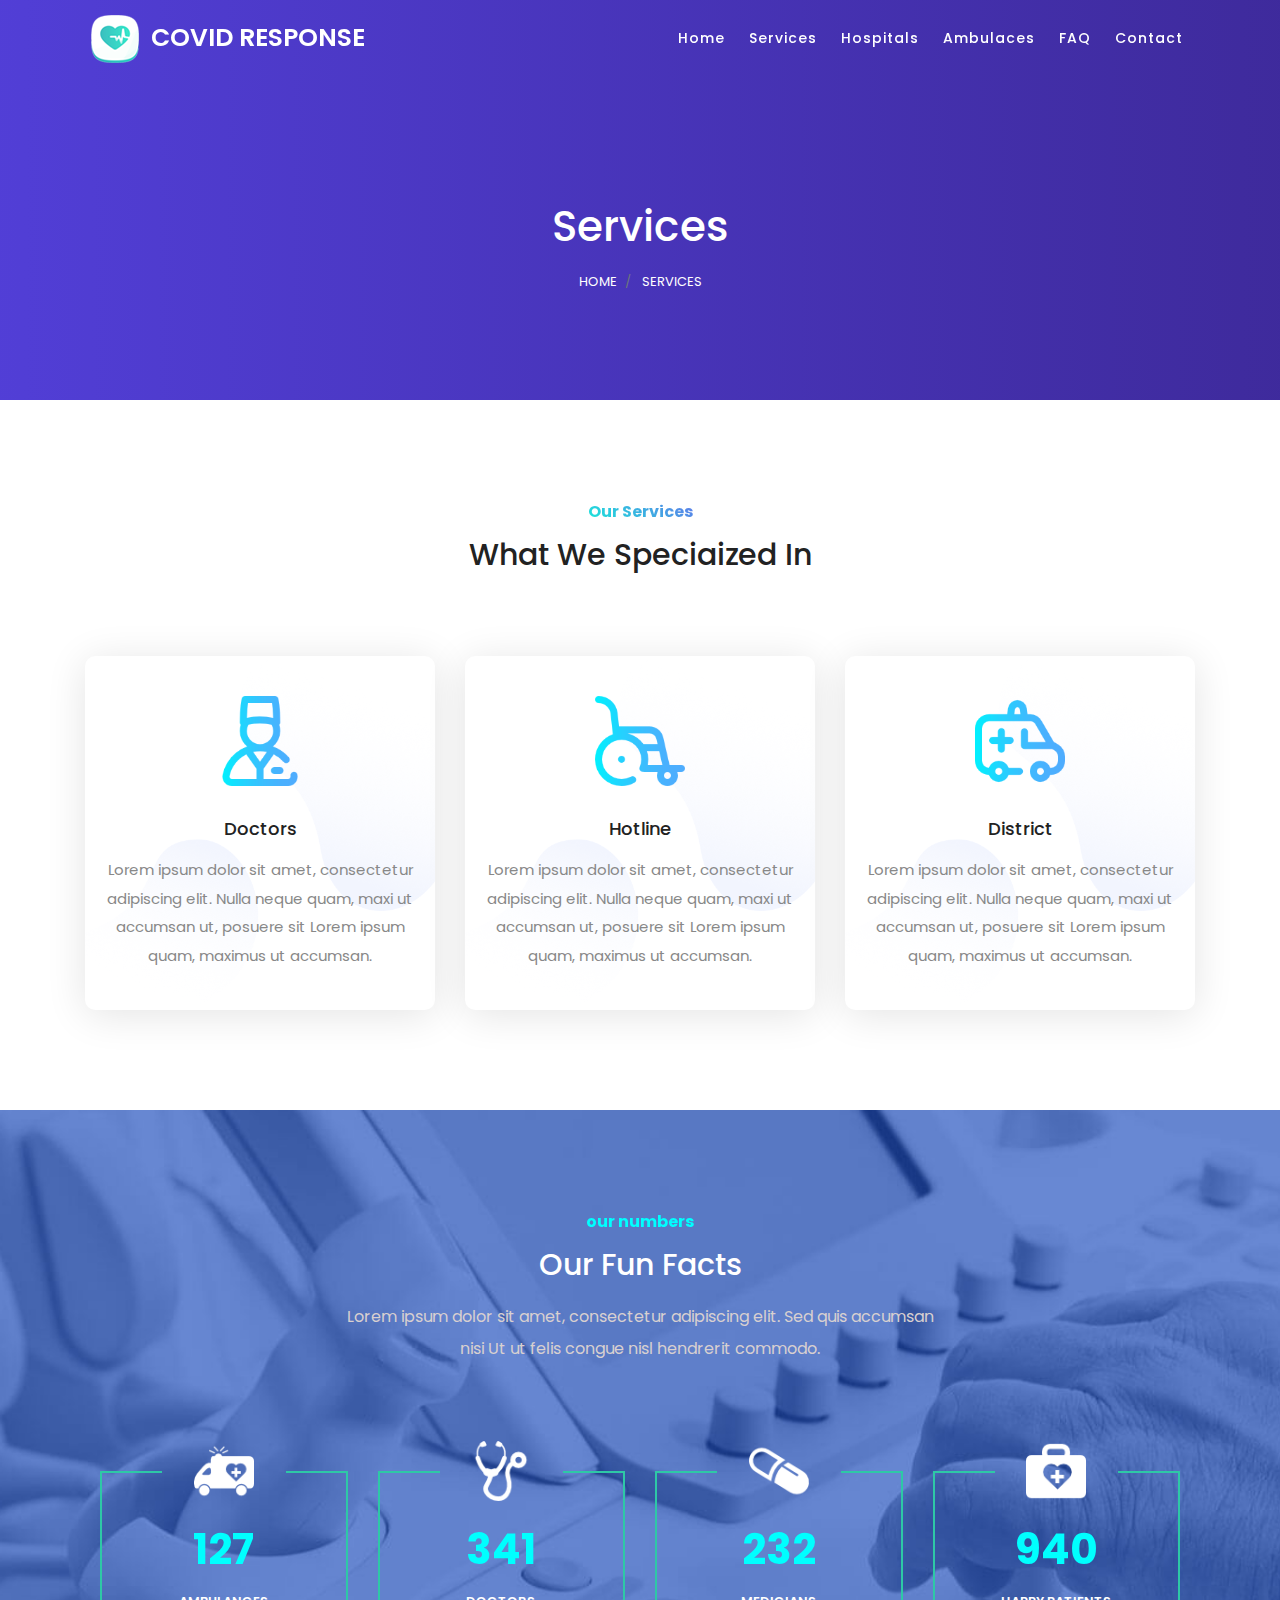
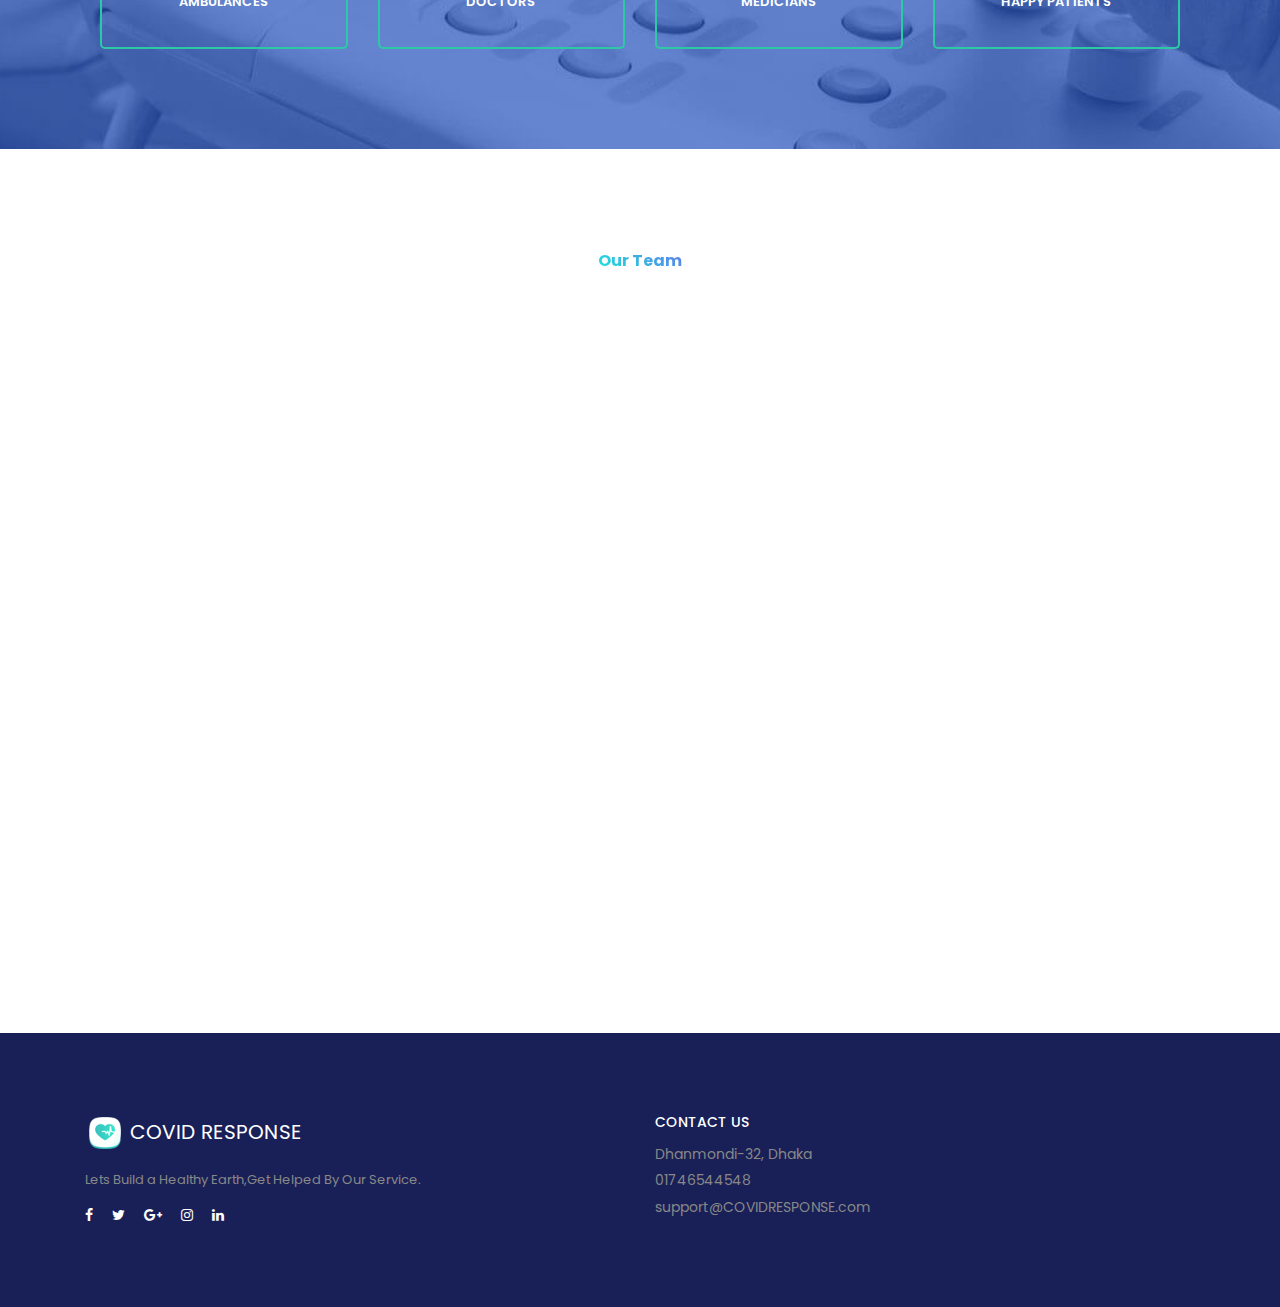
<file: services.html>
<!DOCTYPE html>
<html lang="en">
  <head>
    <meta charset="UTF-8" />
    <meta name="description" content="" />
    <meta http-equiv="X-UA-Compatible" content="IE=edge" />
    <meta
      name="viewport"
      content="width=device-width, initial-scale=1, shrink-to-fit=no"
    />

    <!-- Title -->
    <title>Services</title>

    <!-- Favicon -->
    <link rel="icon" href="img/core-img/favicon.ico" />

    <!-- Core Stylesheet -->
    <link rel="stylesheet" href="css/style.css" />

    <!-- Responsive Stylesheet -->
    <link rel="stylesheet" href="css/responsive.css" />
  </head>

  <body class="light-version">
    <!-- Preloader -->
    <div id="preloader">
      <div class="preload-content">
        <div id="loader-load"></div>
      </div>
    </div>

    <!-- ##### Header Area Start ##### -->
    <nav class="navbar navbar-expand-lg navbar-white fixed-top" id="banner">
      <div class="container">
        <!-- Brand -->
        <a class="navbar-brand" href="#"
          ><span><img src="img/core-img/logo.png" alt="logo" /></span> COVID
          RESPONSE</a
        >

        <!-- Toggler/collapsibe Button -->
        <button
          class="navbar-toggler"
          type="button"
          data-toggle="collapse"
          data-target="#collapsibleNavbar"
        >
          <span class="navbar-toggler-icon"></span>
        </button>

        <!-- Navbar links -->
        <div class="collapse navbar-collapse" id="collapsibleNavbar">
          <ul class="navbar-nav ml-auto">
            <li class="nav-item dropdown">
              <a class="nav-link" href="index.html" id="navbardrop">Home</a>
            </li>
            <li class="nav-item">
              <a class="nav-link" href="services.html">Services</a>
            </li>
            <li class="nav-item">
              <a class="nav-link" href="hospital.html">Hospitals</a>
            </li>
            <li class="nav-item">
              <a class="nav-link" href="ambulace.html">Ambulaces</a>
            </li>
            <li class="nav-item">
              <a class="nav-link" href="faq.html">FAQ</a>
            </li>
            <li class="nav-item">
              <a class="nav-link" href="contact-us.html">Contact</a>
            </li>
          </ul>
        </div>
      </div>
    </nav>
    <!-- ##### Header Area End ##### -->

    <!-- ##### Welcome Area Start ##### -->
    <div class="breadcumb-area clearfix auto-init">
      <!-- breadcumb content -->
      <div class="breadcumb-content">
        <div class="container h-100">
          <div class="row h-100 align-items-center">
            <div class="col-12">
              <nav aria-label="breadcrumb" class="breadcumb--con text-center">
                <h2 class="w-text title wow fadeInUp" data-wow-delay="0.2s">
                  Services
                </h2>
                <ol
                  class="breadcrumb justify-content-center wow fadeInUp"
                  data-wow-delay="0.4s"
                >
                  <li class="breadcrumb-item"><a href="#">Home</a></li>
                  <li class="breadcrumb-item active" aria-current="page">
                    Services
                  </li>
                </ol>
              </nav>
            </div>
          </div>
        </div>
      </div>
    </div>
    <!-- ##### Welcome Area End ##### -->

    <!-- ##### Our Services Area Start ##### -->
    <section
      class="our_services_area section-padding-100-0 clearfix"
      id="services"
    >
      <div class="container">
        <div class="section-heading text-center">
          <div
            class="more-dots justify-content-center fadeInUp"
            data-wow-delay="0.2s"
          >
            <span class="gradient-text blue">Our Services</span>
          </div>
          <h2 class="wow fadeInUp" data-wow-delay="0.3s">
            What we speciaized in
          </h2>
        </div>

        <div class="row">
          <div class="col-12 col-md-6 col-lg-4">
            <!-- Content -->
            <div
              class="service_single_content text-center mb-100 fadeInUp"
              data-wow-delay="0.2s"
            >
              <!-- Icon -->
              <div class="service_icon">
                <img src="img/icons/hos/s1.png" alt="" class="width-90" />
              </div>
              <h6>Doctors</h6>
              <p>
                Lorem ipsum dolor sit amet, consectetur adipiscing elit. Nulla
                neque quam, maxi ut accumsan ut, posuere sit Lorem ipsum quam,
                maximus ut accumsan.
              </p>
            </div>
          </div>
          <div class="col-12 col-md-6 col-lg-4">
            <!-- Content -->
            <div
              class="service_single_content text-center mb-100 fadeInUp"
              data-wow-delay="0.6s"
            >
              <!-- Icon -->
              <div class="service_icon">
                <img src="img/icons/hos/s5.png" alt="" class="width-90" />
              </div>
              <h6>Hotline</h6>
              <p>
                Lorem ipsum dolor sit amet, consectetur adipiscing elit. Nulla
                neque quam, maxi ut accumsan ut, posuere sit Lorem ipsum quam,
                maximus ut accumsan.
              </p>
            </div>
          </div>
          <div class="col-12 col-md-6 col-lg-4">
            <!-- Content -->
            <div
              class="service_single_content text-center mb-100 fadeInUp"
              data-wow-delay="0.7s"
            >
              <!-- Icon -->
              <div class="service_icon">
                <img src="img/icons/hos/s6.png" alt="" class="width-90" />
              </div>
              <h6>District</h6>
              <p>
                Lorem ipsum dolor sit amet, consectetur adipiscing elit. Nulla
                neque quam, maxi ut accumsan ut, posuere sit Lorem ipsum quam,
                maximus ut accumsan.
              </p>
            </div>
          </div>
        </div>
      </div>
    </section>

    <section
      class="about-us-area features section-padding-100 hos-sec-1 clearfix"
    >
      <div class="container">
        <div class="section-heading text-center">
          <div
            class="more-dots justify-content-center fadeInUp"
            data-wow-delay="0.2s"
          >
            <span class="gradient-text cyan">our numbers</span>
          </div>
          <h2 class="w-text fadeInUp" data-wow-delay="0.3s">Our Fun Facts</h2>
          <p class="g-text fadeInUp" data-wow-delay="0.4s">
            Lorem ipsum dolor sit amet, consectetur adipiscing elit. Sed quis
            accumsan nisi Ut ut felis congue nisl hendrerit commodo.
          </p>
        </div>
        <div class="row align-items-center">
          <div class="col-12">
            <div class="fact-box count-box col-lg-3 col-sm-6 col-xs-12">
              <div class="inner">
                <div class="icon-box">
                  <img src="img/icons/hos/fact-1.png" alt="" />
                </div>
                <div class="content">
                  <div class="count-outer">
                    <span class="count-text counter gradient-text cyan"
                      >127</span
                    >
                  </div>
                  <div class="counter-title w-text">AMBULANCES</div>
                </div>
              </div>
            </div>

            <div
              class="fact-box count-box col-lg-3 col-sm-6 col-xs-12 fact-box-xs"
            >
              <div class="inner">
                <div class="icon-box">
                  <img src="img/icons/hos/fact-2.png" alt="" />
                </div>
                <div class="content">
                  <div class="count-outer">
                    <span class="count-text counter gradient-text cyan"
                      >341</span
                    >
                  </div>
                  <div class="counter-title w-text">DOCTORS</div>
                </div>
              </div>
            </div>

            <div
              class="fact-box count-box col-lg-3 col-sm-6 col-xs-12 fact-box-sm"
            >
              <div class="inner">
                <div class="icon-box">
                  <img src="img/icons/hos/fact-3.png" alt="" />
                </div>
                <div class="content">
                  <div class="count-outer">
                    <span class="count-text counter gradient-text cyan"
                      >232</span
                    >
                  </div>
                  <div class="counter-title w-text">MEDICIANS</div>
                </div>
              </div>
            </div>

            <div
              class="fact-box count-box col-lg-3 col-sm-6 col-xs-12 fact-box-sm"
            >
              <div class="inner">
                <div class="icon-box">
                  <img src="img/icons/hos/fact-4.png" alt="" />
                </div>
                <div class="content">
                  <div class="count-outer">
                    <span class="count-text counter gradient-text cyan"
                      >940</span
                    >
                  </div>
                  <div class="counter-title w-text">HAPPY PATIENTS</div>
                </div>
              </div>
            </div>
          </div>
        </div>
      </div>
    </section>

    <div class="footer-bg">
      <!-- ##### Testimonial Area Start ##### -->
      <section
        class="clients_testimonials_area bg-img section-padding-100-0"
        id="test"
      >
        <div class="container">
          <div class="row">
            <div class="col-12">
              <div class="section-heading text-center">
                <div
                  class="more-dots justify-content-center fadeInUp"
                  data-wow-delay="0.2s"
                >
                  <span class="gradient-text blue"> Our Team</span>
                </div>
                <h2 class="bl-text wow fadeInUp" data-wow-delay="0.3s">
                  Loved By Our Clients
                </h2>
                <p class="wow fadeInUp" data-wow-delay="0.4s">
                  Lorem ipsum dolor sit amet, consectetur adipiscing elit. Sed
                  quis accumsan nisi Ut ut felis congue nisl hendrerit commodo.
                </p>
              </div>
            </div>
          </div>
        </div>
        <div class="cotainer-fluid">
          <div
            class="row justify-content-center wow fadeInUp"
            data-wow-delay="0.4s"
          >
            <div class="col-12 col-md-10 col-xs-10 offset-xs-1">
              <div class="client_slides owl-carousel">
                <!-- Single Testimonial -->
                <div class="single-testimonial text-center">
                  <!-- Testimonial Image -->
                  <div class="testimonial_image">
                    <img src="img/test-img/1.jpg" alt="" />
                  </div>
                  <!-- Testimonial Feedback Text -->
                  <div class="testimonial-description">
                    <div class="testimonial_text">
                      <p>
                        Lorem ipsum dolor sit amet, consectetur adipisicing
                        elit. Officiis magni, quisquam, accusantium dolores
                        atque, doloribus odit minus maiores sunt mollitia
                        consequatur, soluta quasi.
                      </p>
                    </div>

                    <!-- Admin Text -->
                    <div class="admin_text">
                      <h5>Sunny Khan</h5>
                      <p>Head of Design, Company CEO</p>
                    </div>
                  </div>
                </div>

                <!-- Single Testimonial -->
                <div class="single-testimonial text-center">
                  <!-- Testimonial Image -->
                  <div class="testimonial_image">
                    <img src="img/test-img/2.jpg" alt="" />
                  </div>
                  <!-- Testimonial Feedback Text  -->
                  <div class="testimonial-description">
                    <div class="testimonial_text">
                      <p>
                        Lorem ipsum dolor sit amet, consectetur adipisicing
                        elit. Error nostrum adipisci porro quisquam. Rem, earum,
                        tenetur? Architecto et, earum repudiandae.
                      </p>
                    </div>

                    <!-- Admin Text -->
                    <div class="admin_text">
                      <h5>Ajoy Das</h5>
                      <p>Head of Idea, Company CEO</p>
                    </div>
                  </div>
                </div>

                <!-- Single Testimonial -->
                <div class="single-testimonial text-center">
                  <!-- Testimonial Image -->
                  <div class="testimonial_image">
                    <img src="img/test-img/3.jpg" alt="" />
                  </div>
                  <!-- Testimonial Feedback Text  -->
                  <div class="testimonial-description">
                    <div class="testimonial_text">
                      <p>
                        Lorem ipsum dolor sit amet, consectetur adipisicing
                        elit. Et delectus, nam repudiandae repellat id placeat
                        molestias consequuntur, laudantium dolorem nesciunt sit.
                      </p>
                    </div>
                    <!-- Admin Text -->
                    <div class="admin_text">
                      <h5>Jebin Khan</h5>
                      <p>Head of Marketing, Company CEO</p>
                    </div>
                  </div>
                </div>
              </div>
            </div>
          </div>
        </div>
      </section>
      <!-- ##### Testimonial Area End ##### -->

      <!-- ##### Footer Area Start ##### -->
      <footer
        class="footer-area bg-img"
        style="background-image: url(img/core-img/pattern.png);"
      >
        <div class="footer-content-area">
          <div class="container">
            <div class="row">
              <div class="col-12 col-lg-6 col-md-12">
                <div class="footer-copywrite-info">
                  <!-- Copywrite -->
                  <div class="copywrite_text fadeInUp" data-wow-delay="0.2s">
                    <div class="footer-logo">
                      <a href="#"
                        ><img src="img/core-img/logo.png" alt="logo" /> COVID
                        RESPONSE
                      </a>
                    </div>
                    <p>
                      Lets Build a Healthy Earth,Get Helped By Our Service.
                    </p>
                  </div>
                  <!-- Social Icon -->
                  <div
                    class="footer-social-info fadeInUp"
                    data-wow-delay="0.4s"
                  >
                    <a href="#"
                      ><i class="fa fa-facebook" aria-hidden="true"></i
                    ></a>
                    <a href="#">
                      <i class="fa fa-twitter" aria-hidden="true"></i
                    ></a>
                    <a href="#"
                      ><i class="fa fa-google-plus" aria-hidden="true"></i
                    ></a>
                    <a href="#"
                      ><i class="fa fa-instagram" aria-hidden="true"></i
                    ></a>
                    <a href="#"
                      ><i class="fa fa-linkedin" aria-hidden="true"></i
                    ></a>
                  </div>
                </div>
              </div>

              <div class="col-12 col-lg-6 col-md-12">
                <div
                  class="contact_info_area d-sm-flex justify-content-between"
                >
                  <!-- Content Info -->
                  <div
                    class="contact_info mt-s text-center fadeInUp"
                    data-wow-delay="0.4s"
                  >
                    <h5>CONTACT US</h5>
                    <p>Dhanmondi-32, Dhaka</p>
                    <p>01746544548</p>
                    <p>support@COVIDRESPONSE.com</p>
                  </div>
                </div>
              </div>
            </div>
          </div>
        </div>
      </footer>
      <!-- ##### Footer Area End ##### -->
    </div>

    <!-- ########## All JS ########## -->
    <!-- jQuery js -->
    <script src="js/jquery.min.js"></script>
    <!-- Popper js -->
    <script src="js/popper.min.js"></script>
    <!-- Bootstrap js -->
    <script src="js/bootstrap.min.js"></script>
    <!-- All Plugins js -->
    <script src="js/plugins.js"></script>
    <!-- Active js -->
    <script src="js/script.js"></script>
  </body>
</html>
</file>
<file: css/style.css>
/*** 

====================================================================
  Google fonts
====================================================================

***/

@import url('https://fonts.googleapis.com/css?family=Poppins:200,300,400,500,600,700,900');

/*** 

====================================================================
  Import All Css
====================================================================

***/

@import 'bootstrap.min.css';
@import 'animate.css';
@import 'owl.carousel.min.css';
@import 'magnific-popup.css';
@import 'font-awesome.min.css';
@import 'font-icons.css';
@import 'themify-icons.css';

/*** 

====================================================================
  General css style
====================================================================

***/
* {
    margin: 0;
    padding: 0;
}

body {
    font-family: 'Poppins', sans-serif;
    background: #4834d4;
    overflow-x: hidden;
    background: -webkit-linear-gradient(to right, #4834d4, #341f97);
    background: -webkit-linear-gradient(left, #4834d4, #341f97);
    background: linear-gradient(to right, #4834d4, #341f97);
}
.darker-blue{
    background: linear-gradient(180deg,#240044 0,#0f0240 25%,#400959 40%,#0f0240 65%,#0f0240);
}
h1,
h2,
h3,
h4,
h5,
h6 {
    font-family: 'Poppins', sans-serif;
    color: #fff;
    line-height: 1.4;
    font-weight: 500;
}

a,
a:hover,
a:focus,
a:active {
    text-decoration: none;
    -webkit-transition-duration: 500ms;
    transition-duration: 500ms;
    outline: none;
}

li {
    list-style: none;
}

p {
    line-height: 1.9;
    color: rgba(255, 255, 255, 0.5);
    font-size: 15px;
}

img {
    max-width: 100%;
    height: auto;
}

ul,
ol {
    margin: 0;
    padding: 0;
}
.section-header{
    position: relative;
    margin-bottom: 50px
}
.section-title {
    font-size: 44px;
    margin-bottom: 20px;
    margin-top: 0;
    position: relative;
    text-align: center;
    color: #fff;
}
.section-header .desc{
    max-width: 800px;
    text-align: center;
    margin: 0 auto
}
.bg-title {
    margin-bottom: -37px;
    margin-left: -30px;
    font-size: 66px;
    opacity: .04;
    font-weight: bold;
    text-align: center;
    line-height: 1;
    text-transform: uppercase;
}
.has-print{
    position: absolute;
    top: -50px;
    left: 50%;
    transform: translateX(-50%);
    width: 90px;
    height: 90px;
    background: url(../img/core-img/shape1.png) no-repeat;
}
.header-area .light.classy-nav-container a{
    color: #fff
}
.header-area.sticky .light.classy-nav-container a{
    color: #333
}
.header-area.sticky .classy-navbar-toggler .navbarToggler span{
    background: #333 !important
}
#preloader {
    position: fixed;
    width: 100%;
    height: 100%;
    z-index: 99999;
    top: 0;
    left: 0;
    background: #4834d4;
    background: -webkit-linear-gradient(to right, #4834d4, #341f97);
    background: -webkit-linear-gradient(left, #4834d4, #341f97);
    background: linear-gradient(to right, #4834d4, #341f97);
}

.preload-content {
    position: absolute;
    top: 50%;
    left: 50%;
    margin-top: -35px;
    margin-left: -35px;
    z-index: 100;
}

#dream-load {
    width: 70px;
    height: 70px;
    border-radius: 50%;
    border: 3px;
    border-style: solid;
    border-color: transparent;
    border-top-color: rgba(255, 255, 255, 0.5);
    -webkit-animation: dreamrotate 2400ms linear infinite;
    animation: dreamrotate 2400ms linear infinite;
    z-index: 999;
}

#dream-load:before {
    content: "";
    position: absolute;
    top: 7.5px;
    left: 7.5px;
    right: 7.5px;
    bottom: 7.5px;
    border-radius: 50%;
    border: 3px;
    border-style: solid;
    border-color: transparent;
    border-top-color: rgba(255, 255, 255, 0.5);
    -webkit-animation: dreamrotate 2700ms linear infinite;
    animation: dreamrotate 2700ms linear infinite
}

#dream-load:after {
    content: "";
    position: absolute;
    top: 20px;
    left: 20px;
    right: 20px;
    bottom: 20px;
    border-radius: 50%;
    border: 3px;
    border-style: solid;
    border-color: transparent;
    border-top-color: rgba(255, 255, 255, 0.5);
    -webkit-animation: dreamrotate 1800ms linear infinite;
    animation: dreamrotate 1800ms linear infinite
}

@-webkit-keyframes dreamrotate {
    0% {
        -webkit-transform: rotate(0deg);
        transform: rotate(0deg)
    }
    100% {
        -webkit-transform: rotate(360deg);
        transform: rotate(360deg)
    }
}

@keyframes dreamrotate {
    0% {
        -webkit-transform: rotate(0deg);
        transform: rotate(0deg)
    }
    100% {
        -webkit-transform: rotate(360deg);
        transform: rotate(360deg)
    }
}

.full-width{
    width: 100%
}
.width-90{
    max-width: 90px
}
.width90{
    max-width: 90%
}
.width-80{
    max-width: 80%
}
.fs-48{
    font-size: 48px !important
}
.bigger-text{
    font-size: 5rem !important;
    line-height: 1
}
.relative{
    position: relative;
}
.hidden{
    overflow: hidden;
}
.block{
    display: block;
}
@media only screen and (max-width: 767px) {
    .fs-48{
        font-size: 36px !important
    }
    .bigger-text{
    font-size: 3rem !important;
    line-height: 1
}
}
.mt-10 {
    margin-top: 10px;
}
.mt-15 {
    margin-top: 15px;
}
.mt-20 {
    margin-top: 20px;
}
.mt-30 {
    margin-top: 30px;
}

.mt-40 {
    margin-top: 40px;
}

.mt-50 {
    margin-top: 50px;
}
.mt-70 {
    margin-top: 70px;
}
.mt-100 {
    margin-top: 100px;
}

.mt-150 {
    margin-top: 150px;
}

.mr-15 {
    margin-right: 15px;
}

.mr-30 {
    margin-right: 30px;
}

.mr-50 {
    margin-right: 50px;
}

.mr-100 {
    margin-right: 100px;
}
.no-padding-right{
    padding-right: 0 !important
}
.no-padding-left{
    padding-left: 0 !important
}
.no-padding-top{
    padding-top: 0 !important
}
.no-padding-bottom{
    padding-bottom: 0 !important
}
@media (max-width: 767px){
	.no-padding-right{
    padding-right: 15px !important
}
	.no-padding-left{
	    padding-left: 15px !important
	}
}
.mb-0{
    margin-bottom: 0 !important
}
.mt-0{
    margin-top: 0 !important
}
.mb-15 {
    margin-bottom: 15px;
}
.mb-20 {
    margin-bottom: 20px;
}
.mb-30 {
    margin-bottom: 30px;
}

.mb-40 {
    margin-bottom: 40px;
}

.mb-50 {
    margin-bottom: 50px;
}

.mb-100 {
    margin-bottom: 100px;
}

.ml-15 {
    margin-left: 15px;
}

.ml-30 {
    margin-left: 30px;
}

.ml-50 {
    margin-left: 50px;
}

.ml-100 {
    margin-left: 100px;
}
@media (max-width: 992px){
    .double-bg{
        background-size: cover !important
    }
    .mt-s{
        margin-top: 30px !important
    }
    .mb-s{
        margin-bottom: 30px !important
    }
    .padding-t-md-0{
        padding-top: 0 !important
    }
}
@media (max-width: 767px){
    .mt-x{
        margin-top: 30px !important
    }
    
    .main-ilustration-5,
    .main-ilustration-55{
        height: 65vh !important
    }
}
@media (max-width: 480px){

    .welcome_area.ico {
        height: 100vh !important;
    }
    .main-ilustration-5,
    .main-ilustration-55{
        display: none;
    }
    .integration-text{
        font-size: 12px
    }
    .integration-icon .badge{
        display: none;
    }
    .spons{
        border-top: 1px solid #eee 
    }
    .spons img{
        width: 80%
    }
}
.section-padding-100 {
    padding-top: 100px;
    padding-bottom: 100px;
}
.section-padding-100-70 {
    padding-top: 100px;
    padding-bottom: 70px;
}
.section-padding-0-70 {
    padding-top: 0px;
    padding-bottom: 70px;
}
.section-padding-70-70 {
    padding-top: 70px;
    padding-bottom: 70px;
}
.section-padding-70-100 {
    padding-top: 70px;
    padding-bottom: 100px;
}
.section-padding-100-85 {
    padding-top: 100px;
    padding-bottom: 85px;
}
.section-padding-100-50 {
    padding-top: 100px;
    padding-bottom: 50px;
}
.section-padding-0-100 {
    padding-top: 0px;
    padding-bottom: 100px;
}
.section-before:before{
    content: '';
    position: absolute;
    top: -75px;
    left: 50%;
    transform: translateX(-50%);
    height: 150px;
    width: 150px;
    background: url(../img/core-img/shape1.png) no-repeat;
    background-size: contain;
}
.scew-bg{
    background: url(../img/svg/bg-header1.svg) no-repeat;
    background-size: cover
    
}
.sec-before:before{
    content: '';
    position: absolute;
    top: 50%;
    left: 0;
    transform: translateY(-50%);
    height: 580px;
    width: 200px;
    background: url(../img/core-img/sec-before.png) no-repeat;
    background-size: cover;
}
.sec-before2:before{
    content: '';
    position: absolute;
    bottom: 0;
    right: 0;
    height: 580px;
    width: 500px;
    background: url(../img/core-img/sec-before2.png) no-repeat;
    background-size: cover;
}
.sec-before3:before{
    content: '';
    position: absolute;
    top: 0;
    right: 0;
    height: 580px;
    width: 500px;
    background: url(../img/team-img/app/bubbules.png) no-repeat;
    background-size: cover;
    -webkit-animation: floating2 7s infinite;
    -o-animation: floating2 7s infinite ;
    animation: floating2 7s infinite ;
}
@media (max-width: 992px){
    .sec-before:before, 
    .sec-before2:before,
    .sec-before3:before{
        display: none;
    }
}
.sec-img-bg:before{
    content: '';
    position: absolute;
    width: 300px;
    height: 100%;
    top: 0;
    left: 0;
    background: url('../img/bg-img/sec-img-bg.png') no-repeat top right;
}
.pettern2{
    background: url(../img/core-img/pettern2.png) repeat;
    background-size: 25%;
    border-top: 1px solid #eee;
    border-bottom: 1px solid #eee
}
.travel-bg{
    background: url(../img//bg-img/travel-bg.png) no-repeat;
    background-size: cover
    
}
.relative{
    position: relative;
}
.box-shadow {
    -webkit-box-shadow: 0px 10px 27px 0px rgba(154, 161, 171, 0.18);
    box-shadow: 0px 10px 27px 0px rgba(154, 161, 171, 0.18);
    -webkit-transition: all 0.2s ease-in-out;
    -moz-transition: all 0.2s ease-in-out;
    -ms-transition: all 0.2s ease-in-out;
    -o-transition: all 0.2s ease-in-out;
    transition: all 0.2s ease-in-out;
    position: relative;
    display: block;
    top: 0;
}


.section-padding-0-100 {
    padding-top: 0;
    padding-bottom: 100px;
}

.section-padding-100-0 {
    padding-top: 100px;
    padding-bottom: 0;
}

.section-padding-100-50 {
    padding-top: 100px;
    padding-bottom: 50px;
}

.section-padding-0-50 {
    padding-top: 0;
    padding-bottom: 50px;
}

.section-padding-50-0 {
    padding-top: 50px;
    padding-bottom: 0;
}

.section-padding-200 {
    padding-top: 200px;
    padding-bottom: 200px;
}

.section-padding-0-200 {
    padding-top: 0;
    padding-bottom: 200px;
}

.section-padding-200-0 {
    padding-top: 200px;
    padding-bottom: 0;
}

.section-padding-200-100 {
    padding-top: 200px;
    padding-bottom: 100px;
}

.section-padding-150 {
    padding-top: 150px;
    padding-bottom: 150px;
}

.section-padding-150-0 {
    padding-top: 150px;
    padding-bottom: 0;
}

.section-padding-0-150 {
    padding-top: 0;
    padding-bottom: 150px;
}

.section-padding-50-150 {
    padding-top: 50px;
    padding-bottom: 150px;
}

.section-heading {
    position: relative;
    z-index: 1;
    margin-bottom: 80px;
}

.section-heading h2 {
    font-size: 30px;
    text-transform: capitalize;
    margin-bottom: 15px;
}

.section-heading > p {
    margin-bottom: 0;
    line-height: 2;
    font-size: 16px;
    max-width: 600px;
    margin: 0 auto;
}
.who-we-contant .res-header{
    margin-bottom: 30px
}
.res-header{
    position: relative;
    margin-bottom: 80px
}

.res-header h6{
    font: 500 40px 'Great Vibes', cursive;
    text-transform: capitalize;
    color: #cea676 !important;
    letter-spacing: 3px;
    margin: 0 0 -20px 0;
}
.res-header h4{
    margin: 10px 0;
    color: #4e4e4e
}
.heade-before-after:before{
    content: "";
    background: url(../img/team-img/food/head-before.png) no-repeat scroll 0px 10px;
    display: inline-block;
    height: 35px;
    width: 60px;
    margin-right: 20px;
}
.heade-before-after:after{
    content: "";
    background: url(../img/team-img/food/head-after.png) no-repeat scroll 0px 10px;
    display: inline-block;
    height: 35px;
    width: 60px;
    margin-left: 20px;
}
/* reservation */
.reservation .reservation-content{
    -webkit-box-shadow: 0px 30px 100px -38px rgba(0,0,0,0.3);
    -moz-box-shadow: 0px 30px 100px -38px rgba(0,0,0,0.3);
    box-shadow: 0px 30px 100px -38px rgba(0,0,0,0.3);
}
.reservation .opening{
    background-color: #21201e;
    padding: 30px;
    text-align: center;
    
}
.reservation .opening-time{
    padding: 30px;
    border: 1px dashed #cea676;
}
.reservation .opening-time h3{
    color: #fff !important;
    padding: 0 0 60px 0
}
.reservation .opening-time .openning-days{
    font-size: 18px;
    color: #666;
    text-transform: uppercase;
}
.reservation .opening-time p{
    font-size: 14px;
    color: #fff;
    margin-bottom: 0
}
.reservation hr{
    margin: 40px 0
}
.reservation .opening-time p:last-child{
    font-size: 20px;
    color: #cea676;
    margin-bottom: 0
}
.reservation-content{
    background: url(../img/team-img/food/reservation-bg.jpg) no-repeat center center;
    background-size: cover
}
.reservation .reservation-online{
    padding: 60px;
}
.b-contact__form form > div span {
    position: relative;
    left: 20px;
    top: 32px;
    color: #eee
}

.b-contact__form input[type='text'] {
    background: transparent;
    border: 1px solid #555555;
    padding: 10px 0 10px 45px;
    border-radius: 30px;
    width: 100%;
    font-size: 13px
}
.b-contact__form input:focus{
    outline: 0;
    border-color: #cea676 
}

#scrollUp {
    bottom: 130px;
    font-size: 12px;
    line-height: 22px;
    right: 30px;
    width: 100px;
    background-color: transparent;
    color: #fff;
    text-align: center;
    height: 20px;
    -webkit-transition-duration: 500ms;
    transition-duration: 500ms;
    text-transform: uppercase;
    -webkit-transform: rotate(-90deg);
    transform: rotate(-90deg);
}

#scrollUp:before {
    position: absolute;
    width: 30%;
    height: 2px;
    background-color: #fff;
    content: "";
    top: 10px;
    right: 100%;
    z-index: -200 !important;
}

.bg-overlay {
    position: relative;
    z-index: 1;
}
.has-gradient{
    background-image: linear-gradient(to right, #21d397 0%, #7450fe 100%); 
}
.has-border-top{
    border-top: 1px solid #eee
}
@media (max-width: 992px){
    .has-border-top-md{
        border-top: 1px solid #eee
    }
}
.bg-overlay:after {
    background: rgba(72, 52, 212, 0.95);
    background: -webkit-linear-gradient(to right, rgba(72, 52, 212, 0.95), rgba(52, 31, 151, 0.95));
    background: -webkit-linear-gradient(left, rgba(72, 52, 212, 0.95), rgba(52, 31, 151, 0.95));
    background: linear-gradient(to right, rgba(72, 52, 212, 0.95), rgba(52, 31, 151, 0.95));
    position: absolute;
    content: "";
    height: 100%;
    width: 100%;
    top: 0;
    left: 0;
    z-index: -1;
}

.bg-img {
    background-position: center center;
    background-size: cover;
    background-repeat: no-repeat;
}

.height-400 {
    height: 400px;
}

.height-600 {
    height: 600px;
}

.height-700 {
    height: 700px;
}

.height-800 {
    height: 800px;
}

.height-900 {
    height: 900px;
}

.height-1000 {
    height: 1000px;
}

.more-dots {
    display: -webkit-box;
    display: -ms-flexbox;
    display: flex;
    margin-bottom: 10px;
}

.more-dots span {
    font-weight: bold;
    display: inline-block;
    background-image: linear-gradient(135deg, #846FF4 0%, #F17674 100%);
    -webkit-background-clip: text;
    -webkit-text-fill-color: transparent;
    background-clip: text;
    text-fill-color: transparent;
}

.login-btn {
    position: relative;
    z-index: 1;
    color: #fff;
    font-size: 12px !important;
    text-transform: uppercase;
    line-height: 33px;
    padding: 0 20px;
    min-width: 100px;
    color: #fff !important;
    background: rgba(116, 80,254,0.7);
    height: 35px;
    border-radius: 50px;
    border: 1px solid #fff;
    letter-spacing: 1px;
}

.login-btn:hover,
.login-btn:focus {
    color: #fff;
    background: #7450fe;
    border-color: #7450fe;
}

.more-btn {
    position: relative;
    z-index: 1;
    min-width: 160px;
    height: 48px;
    line-height: 48px;
    font-size: 12px;
    font-weight: 600;
    letter-spacing: 1px;
    display: inline-block;
    padding: 0 20px;
    text-align: center;
    text-transform: uppercase;
    background-size: 200% auto;
    color: #fff;
    box-shadow: 0 3ox 20px rgba(0, 0, 0, 0.1);
    border-radius: 100px;
    background-image: linear-gradient(to right, #21d397 0%, #7450fe 50%, #21d397 100%);
    background-image: -webkit-linear-gradient(to right, #21d397 0%, #7450fe 50%, #21d397 100%);
    border: 1px solid #fff;
    -webkit-transition: all 500ms;
    transition: all 500ms;
}
.more-btn:hover {
    background-position: right center;
    color: #fff;
}
.more-btn.orange{
    background-image: -webkit-linear-gradient(to right,#FF4137 0,#FDC800 51%,#FF4137 100%);
    background-image: linear-gradient(to right,#FF4137 0,#fca336 51%,#FF4137 100%)
}
.more-btn.pink{
    background: #F69;
    border: 0;
    box-shadow: 0 20px 43px 0 rgba(216,58,131,.32);
}
.info-btn{
    position: relative;
    z-index: 1;
    min-width: 160px;
    font-size: 18px;
    padding: 13px 20px;
    background: transparent;
    font-weight: 500;
    letter-spacing: 1px;
    display: inline-block;
    color: #fff;
}
.info-btn:before{
    position: absolute;
    content: '';
    left: 0;
    top: 0;
    height: 100%;
    width: 70%;
    z-index: -1;
    background: #cb202d;
    transition: all .5s ease-in-out;
}
.info-btn.brown:before{
    background: #cea676
}
.info-btn:hover:before{
    width: 100%; 
}
.info-btn:hover{
    color: #fff; 
}
/* ### Clients #####*/
.client-logo-row {
    display: -ms-flexbox;
    display: flex;
    -ms-flex-pack: center;
    justify-content: center;
    -ms-flex-wrap: wrap;
    flex-wrap: wrap;
    max-width: 50.625rem;
    margin: 0 auto;
}
.client-logo {
    background: url(../img/svg/diamond-shape.svg) center no-repeat;
    background-size: cover;
    display: -ms-flexbox;
    display: flex;
    -ms-flex-pack: center;
    justify-content: center;
    -ms-flex-align: center;
    align-items: center;
    width: 6.875rem;
    height: 8.125rem;
    margin: 0 -.3rem;
}
.client-logo img {
    margin: -10px 6px 0 0;
    max-height: 2rem;
    max-width: 3rem;
}
@media (min-width: 1024px){
.client-logo img {
    max-width: 3.5rem;
    max-height: 3rem;
}
}
/* ##### 2.0 Header Area CSS ##### */

.nav{transition: all .5s ease-in}
.navbar-brand {
    color: #fff;
    font-size: 25px;
    font-weight: 600;
    font-family: 'Poppins', sans-serif;
    padding: 0;
    margin: 0
}
.lh-55px{line-height: 55px}
.navbar-nav .nav-item .nav-link{
    padding: 20px 12px;
    font-size: 14px;
    font-weight: 500;
    letter-spacing: 1px;
    color: #fff;
}
.navbar-nav .nav-item .nav-link:hover{color:#fed136;}
.navbar-expand-md .navbar-nav .dropdown-menu{
    border-top:3px solid #fed136;
}
.dropdown-item:hover{background-color:#fed136;color:#fff;}
nav{-webkit-transition: padding-top .3s,padding-bottom .3s;
    -moz-transition: padding-top .3s,padding-bottom .3s;
    transition: padding-top .3s,padding-bottom .3s;
    border: none;
    }
    
 .shrink {
    animation: .3s ease-in-out;
    animation-name: fadeInDown;
    background-color: rgb(215, 223, 239);
}

@-webkit-keyframes fadeInDown {
  0% {
    opacity: 0;
    -webkit-transform: translateY(-20px);
    transform: translateY(-20px);
  }

  100% {
    opacity: 1;
    -webkit-transform: translateY(0);
    transform: translateY(0);
  }
}
.navbar-white .navbar-brand:hover{color:#fff}
.navbar-dark .navbar-brand:hover{color:#333}

/* mobile view */
@media (max-width:500px)
{
    .navbar{ background: rgb(215, 223, 239);}
    .navbar-nav{
        border-top:1px solid #fed136;
        color:#fff;
        z-index:1;
        margin-top:5px;
    }
    .navbar-nav .nav-item .nav-link{
        padding: 0.7em 1em!important;
        font-size: 100%;
        font-weight: 500;
    }

}
.navbar-dark .navbar-toggler,
.navbar-white .navbar-toggler,
.navbar-cyan .navbar-toggler{
    background: #086bfe ;
    border-color: #333
}
.navbar-white .navbar-toggler-icon{
    background-image: url("data:image/svg+xml;charset=utf8,%3Csvg viewBox='0 0 30 30' xmlns='http://www.w3.org/2000/svg'%3E%3Cpath stroke='rgba(255, 255, 255, 0.5)' stroke-width='2' stroke-linecap='round' stroke-miterlimit='10' d='M4 7h22M4 15h22M4 23h22'/%3E%3C/svg%3E")
}
@media(max-width: 992px){
    .shrink{animation:none;}
    .login-btn{
        margin-left: 15px !important;
        margin-top: 15px !important
    }
    .navbar-collapse .navbar-nav .nav-item .nav-link{
        padding: 5px 12px;
        color: #333
    }
    .navbar-expand-lg.navbar-dark {background: rgb(215, 223, 239);}
    .navbar-collapse{
        padding-top: 20px;
        background: rgb(215, 223, 239)
    }
}
.navbar-white.shrink .navbar-brand,
.shrink .navbar-nav .nav-item .nav-link{
    color: #333
}

.navbar-dark .navbar-brand,
.navbar-dark .navbar-nav .nav-item .nav-link{color: #333}

.navbar-cyan .navbar-brand,
.navbar-cyan .navbar-nav .nav-item .nav-link{color: #04d0ff}

/* ##### 3.0 Wellcome Area CSS ##### */
.hero-section{
    position: relative;
    min-height: 700px;
    background: url('../img/bg-img/header2.jpg') no-repeat bottom center;
    background-size: cover;
    display: flex;
    justify-content: center;
    align-items: center;
}
.hero-section.app{
    position: relative;
    min-height: 700px;
    background: url('../img/bg-img/header-app.png') no-repeat bottom center;
    background-size: cover;
    display: flex;
    justify-content: center;
    align-items: center;
}
.hero-section.app img{
	width: 100%
}
.hero-section.ico-header5{
    background: url(../img/team-img/ico/header-bg5.png) no-repeat top center;
    background-size: cover
}
.hero-section.curved-section:before{
    content: '';
    position: absolute;
    width: 103%;
    height: 100%;
    left: 0px;
    right: 0px;
    bottom: -3px;
    background: url(../img/svg/curve.svg) no-repeat bottom;
    z-index: 0
}
.hero-section.curved-section .welcome-content{
    margin-top: 0
}
.hero-section.app2{
    position: relative;
    min-height: 100vh;
    background-size: cover;
    display: flex;
    justify-content: center;
    align-items: center;
}
.app2{
    background: url(../img/bg-img/hero-app-bg.png) no-repeat center, linear-gradient(90deg, #5f36ff 0, #b719f6 100%);
}
.app3{
    background: url(../img/bg-img/app2-bg.png) no-repeat center;
    background-size: cover;
}
.agency-bg{
    background: url(../img/bg-img/agency-bg.jpg) no-repeat center;
    background-size: cover
}
.creamy{
    position: absolute;
    width: 500px;
    height: 500px;
    top: 10%;
    right: 50%;
    -webkit-animation: floating3 7s infinite;
    -o-animation: floating3 7s infinite ;
    animation: floating3 7s infinite ;
    transform: translate(-50%, -50%);
    border-radius: 50%;
    background: linear-gradient(90deg, #5f36ff 0, #b719f6 100%)
}
@keyframes floating3 {
    0% {
        -webkit-transform: rotateX(0deg) translateY(0px);
        -moz-transform: rotateX(0deg) translateY(0px);
        -ms-transform: rotateX(0deg) translateY(0px);
        -o-transform: rotateX(0deg) translateY(0px);
        transform: rotateX(0deg) translate(0px, 0px) scale(1);
    }
    25% {
        transform: rotateX(0deg) translate(10px, 190px) scale(1.3);
    }
    50% {
        transform: rotateX(0deg) translate(190px, 230px) scale(1);
    }
    75% {
        transform: rotateX(0deg) translate(170px, 190px) scale(1.3);
    }
    100% {
        -webkit-transform: rotateX(0deg) translateY(0px);
        -moz-transform: rotateX(0deg) translateY(0px);
        -ms-transform: rotateX(0deg) translateY(0px);
        -o-transform: rotateX(0deg) translateY(0px);
        transform: rotateX(0deg) translate(0px, 0px) scale(1);
    }
}
.cd-intro.v2 {
    margin: 0em auto;
}
.cd-intro.v2 .cd-headline.clip span{
    display: inline;
    padding: 0 !important
}
.cd-intro.v2 .cd-headline.clip .cd-words-wrapper {
    vertical-align: middle;
}
#canvasplus {
    width: 100%;
    height: 100%;
    position: absolute;
    opacity: .6;
    z-index: 0
}
.hero-section.fullwidth-header{
    padding-top: 100px;
    padding-bottom: 365px;
    background-color: #446beb;
    background-image: url(../img/svg/fullwidth-header.svg);
    background-position: 58% 100%;
    background-size: 1200px;
    background-repeat: no-repeat;
    text-align: center;
}
.hero-section.fullwidth-header .special-head.dark{
    padding-left: 0
}
.hero-section.fullwidth-header .special-head.dark:before{
    display: none;
}
.city-img{
    position: relative;
    bottom: -50px
}
@media (max-width: 991px){
    .hero-section.fullwidth-header{
        padding-bottom: 285px;
        background-position: 50% 100%;
        background-size: 753px;
    }
    .special-pb{
        padding-bottom: 100px
    }
}
@media (max-width: 991px){
    .hero-section.fullwidth-header{
        background-position: 50% 100%;
        background-size: 897px;
    }
}
.hero-section.gradient{
    overflow: visible;
    background-image: linear-gradient(106deg,#d787f5,#3634bb);
}

@media (min-width: 767px ){
    .hero-section.curved-section{
        padding-top: 150px
    }
}
@media (min-width: 992px ){
    .hero-section.curved-section{
        padding-top: 100px
    }
}
@media (max-width: 767px){
    .hero-section.curved-section img.curved{
        display: none;
    }
}
.hero-section.curved-section .special-head{
    padding-left: 0
}
.hero-section.curved-section .special-head:before{
    display: none;
}
.welcome_area {
    position: relative;
    z-index: 1;
    width: 100%;
    height: 900px !important;
}

.hero-content {
    width: 100%;
    height: 100%;
    background: rgba(72, 52, 212, 0.95);
    background: -webkit-linear-gradient(to right, rgba(72, 52, 212, 0.95), rgba(52, 31, 151, 0.95));
    background: -webkit-linear-gradient(left, rgba(72, 52, 212, 0.95), rgba(52, 31, 151, 0.95));
    background: linear-gradient(to right, rgba(72, 52, 212, 0.95), rgba(52, 31, 151, 0.95));
    position: absolute !important;
    top: 0;
    left: 0;
    z-index: 10;
}
.hero-content.globe{
    background: linear-gradient(to right, rgba(72, 52, 212, 0.95), rgba(52, 31, 151, 0.75));
}
.hero-content.with-after{
    background: url('../img/svg/bg_hero.svg') no-repeat center right;
}
.hero-content.with-after-before{
    background-image: url(../img/svg/bg_hero1.svg),url(../img/svg/bg_hero2.svg);
    background-position: right top,left bottom;
    background-size: auto;
    background-repeat: no-repeat;
}
.hero-content.soft1{
    background: url(../img/bg-img/soft1.png) no-repeat top right;
    background-size: 65% 100%;
}
.hero-section.soft2{
    background: url(../img/bg-img/soft2.jpg) no-repeat bottom center;
    background-size: cover;
}
@media (max-width: 992px){
    .hero-content.soft1{
        background-size: 100%
    }
}
.hero-content.creative{
    background: url('../img/bg-img/header3.png') no-repeat center right;
    background-size: cover
}
.hero-content.pizza {
    background: url(../img/bg-img/banner-bg.jpg) no-repeat right top;
}
.hero-section.fuel {
    background: url(../img/team-img/ico/header-bg3.png) no-repeat right bottom;
    background-size: cover;
    padding-top: 60px;
    padding-bottom: 765px;
}
.hero-section.corporate-bg-1{
    background: url(../img/bg-img/background-image.png) no-repeat center center;
    background-size: cover;
}
.hero-section.corporate-bg-2{
    background: url(../img/bg-img/header-creative-2.jpg) no-repeat center center;
    background-size: cover;
}
.hero-section.hos-bg-1{
    background: url(../img/bg-img/hos-bg.jpg) no-repeat center top;
    background-size: cover;
}
.hero-section.hos-bg-2{
    background: url(../img/bg-img/hos-bg-2.jpg) no-repeat center top;
    background-size: cover;
}
@media(max-width: 1200px){
    .hero-section.hos-bg-1,
    .hero-section.hos-bg-2{
        background-position: top left
    }
}
.hero-section.corporate-bg-5{
    background: url(../img/bg-img/wp_1.jpg) no-repeat center center;
    background-size: cover;
}
.hero-section.blue-bg{
    background: #2e39bf;
    overflow: hidden;
}
.hero-section.blue-bg:before{
    height: 700px;
    content: '';
    width: 150%;
    left: 0;
    bottom: -324px;
    background: rgba(37,46,176,1);
    display: inline-block;
    position: absolute;
    transform: rotate(155deg);
}

@media (min-width: 1200px){}
    .hos-img-header {
        max-width: 170%;
        margin-top: 120px;
    }
}
.hero-content.tringle{
    background: url('../img/bg-img/tringle.png') no-repeat center right;
}
.hero-content.scew{
    background: url('../img/bg-img/header2.png') no-repeat center top;
}
.hero-content.trans{
    background: url('../img/bg-img/trans.png') no-repeat right top;
}
.hero-content.transparent{
    background: transparent;
}
.hero-content.dark-blue{
    background: rgb(33, 0, 67, 0.9);
}
.hero-content .ico-counter{
    margin: 100px 7% 0;
}
@media (max-width: 992px){
    .hero-content .ico-counter,
    .hero-content .service-img-wrapper .image-box{
        margin-top: 0px !important
    }

}
.hero-content .service-img-wrapper .image-box .rings{
    position: absolute;
    top: 50%;
    z-index: -1;
    margin: 0 auto;
    left: 50% !important;
    width: 120%;
    transform: translate(-50%, -50%);
    animation: unset;
    -webkit-animation: unset;
}
.welcome-content {
    position: relative;
    z-index: 1;
    margin-top: 90px;
}

.promo-section {
    margin-bottom: 30px;
}
.promo-section.bg{
    background: #ff966a;
    padding: 10px 20px;
    display: inline-block;

}
.promo-section.bg2{
    background: #cb202d;
    padding: 10px 20px;
    display: inline-block;

}

.promo-section.bg .special-head{
    text-transform: uppercase;
    color: #fff;
    font-weight: 600;
    margin-bottom: 0;
    letter-spacing: 1px;
}
.subscribe-section{
    background: #fff;
    padding: 15px;
    display: inline-block;
    border-radius: 35px !important
}
.subscribe-section .input-wrapper{
    position: relative;
    display: inline-block;
}
.subscribe-section input{
    padding: 10px 10px 10px 40px;
    position: relative;
    border: 1px solid #eee;
    min-width: 350px;
    border-radius: 25px;
}
.subscribe-section input:focus{
    border-radius: 25px;
    outline: none;
    border-color: #2ec8a6
}
.subscribe-section i{
    font-size: 20px;
    color: #2ec8a6;
    position: absolute;
    z-index: 1;
    top: 13px;
    left: 15px
}
.special-head{
    color: #28cc8b;
    padding-left: 40px;
    font-size: 18px;
    position: relative;
}
.special-head:before{
    content: '';
    background: #3964f9;
    position: absolute;
    top: 50%;
    left: 0;
    width: 30px;
    height: 2px;
}
.special-head.dark{
    color: #f8f517;
    font-weight: bold;
}
.special-head.dark:before{
    background: #fff
}
.integration-link {
    padding: 8px 10px;
    display: inline-block;
    vertical-align: top;
    position: relative;
    letter-spacing: .58px;
    font-size: 14px;
    color: #333;
    line-height: 24px;
    color: #d5d5ea
}

.integration-link:before {
    content: "";
    position: absolute;
    top: 0;
    bottom: 0;
    left: 0;
    right: 0;
    background : #eee;
    border-radius: 100px;
}
.integration-link.dark-int:before{
    background-image: linear-gradient(to bottom right,#766ee6 0,#3540b0);
}
.integration-link.dark-int .integration-text{
    color: #fff
}
.integration-icon {
    margin: 0 5px 0 0;
}
.integration-icon .badge{
    background: #14cab1;
    margin-bottom: 0;
    font-size: 12px;
    font-weight: 500;
    color: #fff;
    border-radius: 100px;
    padding: 6px 13px;
}
.integration-text {
    margin: 0 7px 0 0;
    color: #7e7b7b
}
.integration-link>* {
    position: relative;
    z-index: 2;
    display: inline-block;
    vertical-align: top;
}

.main-ilustration{
    position: relative;
    background: url(../img/core-img/hero-bg.png) no-repeat center 65%;
    height: 100vh;
    background-size: contain;
}
.main-ilustration-2{
    position: relative;
    background: url(../img/core-img/robot-1.png) no-repeat center bottom;
    height: 100vh;
    bottom: 0;
    background-size: contain;
}
.main-ilustration-3{
    position: relative;
    background: url(../img/core-img/robot-2.png) no-repeat center bottom;
    height: 100vh;
    bottom: 0;
    background-size: cover;
}
.main-ilustration-4{
    position: relative;
    background: url(../img/svg/head-bg-1.svg) no-repeat center 65%;
    height: 100vh;
    background-size: cover;
}
.main-ilustration-5{
    position: relative;
    background: url(../img/core-img/about-5.png) no-repeat center 65%;
    height: 75vh;
    background-size: 100%;
}
.main-ilustration-55{
    position: relative;
    background: url(../img/svg/hero.svg) no-repeat center 65%;
    height: 75vh;
    background-size: 100%;
}
.header-ilustration-1{
    min-width: 0px;
    margin-top: 60px;
    position: relative;
}
.header-ilustration-1 img{
    width: 100%;
    border-radius: 10px
}
.header-ilustration-1.small img{
	width: 85%
}
.header-ilustration-1.big img{
    width: 105%
}

.has-shadow {
    -webkit-box-shadow: 0 9px 68px 0 rgba(62,57,107,.2);
    box-shadow: 0 9px 68px 0 rgba(62,57,107,.2);
    border-radius: 10px
}
.overlay:after{
    background: rgba(0,0,0,.3);
    width: 100%;
    height: 100%;
    content: '';
    position: absolute;
    top: 0px;
    left: 0px;
}
.overlay.v2:after{
    background: rgba(255, 255, 255, 0.95)
}
@media (min-width: 991px){
    .circle-m:before{
        background: url(../img/core-img/circle-m.png) no-repeat center center;
        background-size: contain;
        width: 250px;
        height: 250px;
        content: '';
        position: absolute;
        animation: floating2 7s infinite;
        -webkit-animation: floating2 7s infinite;
        top: -50px;
        left: -50px;
    }
}
.header-ilustration-1 .video-btn-container{
    position: absolute;
    width: 150px;
    height: 150px;
    background: url(../img/core-img/video-btn-bg.png) no-repeat center center;
    background-size: cover;
    top: 50%;
    left: 50%;
    transform: translate(-50%, -50%);
}
.header-ilustration-1 .video-btn-container .video-icon a{
    background: #fff;
    color: #2ea9fd;
}
.bub-right{
    background: url('../img/svg/bg_hero.svg') no-repeat center right;
}
.bub-left{
    background: url('../img/svg/benefits-bg.svg') no-repeat center left;
}

@media (max-width: 992px){
    .header-ilustration-1{
        margin-top: 0
    }
    .bub-right{
        background-size: cover;
    }
    .bub-left{
        background-size: cover;
    }

}

.main-ilustration-6{
    position: relative;
    background: url(../img/svg/illustration-header.svg) no-repeat center 65%;
    height: 100vh;
    background-size: 100%;
}
.main-ilustration-7{
    position: relative;
    background: url(../img/core-img/trunk.png) no-repeat center 65%;
    height: 100vh;
    background-size: 80%;
}
.main-ilustration-8{
    position: relative;
    background: url(../img/svg/header-area-ill.svg) no-repeat center 65%;
    height: 100vh;
    background-size: 100%;
}
.main-ilustration-88{
    position: relative;
    background: url(../img/core-img/desktop.png) no-repeat center 65%;
    height: 100vh;
    background-size: 100%;
}
.main-ilustration-9{
    position: relative;
    background: url(../img/core-img/travel.png) no-repeat center 65%;
    height: 100vh;
    background-size: 100%;
}
.main-ilustration-10{
    position: relative;
    background: url(../img/core-img/pizza-header.png) no-repeat center 65%;
    height: 100vh;
    background-size: 80%;
}
.main-ilustration-11{
    position: relative;
    background: url(../img/team-img/app/app3.png) no-repeat center 65%;
    height: 100vh;
    background-size: 100%;
}
@media (max-width: 992px){
    .main-ilustration-5,
    .main-ilustration-55{
        height: 65vh 
    }
    .mt-md-30{
        margin-top: 30px !important
    }
    .mb-md-30{
        margin-bottom: 30px
    }
}
@media (max-width: 1200px){
    .main-ilustration-3{
        background-size: contain;
        background-position: left;
    }
    .main-ilustration-3 .inovation{
        right: 0% !important;
        top: 5%;
        display: inline-table;
    }
    .main-ilustration-3 .inovation.num2{
        right: 5%;
        top: 27%;
    }
}

@media (max-width: 767px){
    .mt-sm-30{
        margin-top: 30px
    }
    .mt-sm-0{
        margin-top: 0px !important
    }
    .mb-sm-30{
        margin-bottom: 30px
    }
    .main-ilustration-6{
        height: 65vh 
    }
    .welcome-content{
        padding-right: 15px
    }
    .main-ilustration-3{
        background-size: contain;
        background-position: left;
    }
    .main-ilustration-3 .inovation{
        right: 0% !important;
        top: 42%;
        display: inline-table;
    }
    .main-ilustration-3 .inovation.num2{
        right: 5%;
        top: auto;
    }
    .welcome-small-wrapper{
        position: absolute;
        width: 38%;
    }
    .welcome-content-small{
        position: absolute;
        top: -30px;
    }
    .welcome-content.ill{
        margin-top: 120px !important
    }
    .header-ilustration-1 .video-btn-container{
        width: 150px;
        height: 150px
    }
}
@media (max-width: 480px){
    .main-ilustration-6,
    .header-ilustration-1{
       display: none;
    }
    .welcome-content {
        vertical-align: middle;
        margin-top: 100px !important

    }
    .main-ilustration-3{
        display: none;
    }
    .welcome-small-wrapper{
       display: none;
    }
    
}
.main-ilustration-2:before{
    content: '';
    position: absolute;
    width: 30%;
    height: 1000px;
    left: 50%;
    top: -30%;
    transform: rotate(21deg);
    background: rgba(0, 0, 128, 0.7);
}
.main-ilustration-3 .inovation{
    position: absolute;
    bottom: 10%;
    right: -15%;
    width: 40%;
    background: #0d003b;
    padding: 20px;
}
.inovation.num2{
    right: -57%;
}
.inovation h5{
    padding-left: 25px;
    position: relative;
}
.inovation h5:before{
    content: '';
    position: absolute;
    top: 12px;
    left: 0;
    width: 15px;
    height: 2px;
    background: #25cbd3;
}
.inovation p{
    font-size: 12px;
    margin-bottom: 0;
}

@media (min-width: 1200px){
    .main-ilustration {
        min-width: 650px;
    }
    .hos-bg-1 .welcome-content {margin-top: 40px}
}

.welcome-content h2 {
    font-size: 52px;
    font-weight: 500;
    margin-bottom: 20px;
}
.welcome-content h1 {
    font-size: 36px;
    font-weight: 600;
    margin-bottom: 20px;
}

.agency-header{
    position: relative;
    padding-left: 50px;
}
.agency-header span{
    position: absolute;
    top: 17px;
    left: -25px;
    font-size: 48px;
    font-weight: bolder;
    text-transform: uppercase;
    transform: rotate(270deg);
}
.welcome-content h1.artficial{
    font-size: 38px
}
.welcome-content p {
    font-size: 18px;
    color: #fff;
    margin-bottom: 30px;
} 
.gradient-text {
    font-weight: bold;
    display: inline-block;
    background-image: linear-gradient(135deg, #846FF4 0%, #F17674 100%);
    -webkit-background-clip: text;
    -webkit-text-fill-color: transparent;
    background-clip: text;
    text-fill-color: transparent;
}
.gradient-text.blue {
    background-image: linear-gradient(35deg, #17EAD9 0%, #6078EA 100%);
}
.gradient-text.cyan{
    background-image: linear-gradient(135deg, cyan 0%, cyan 100%) !important
}
p.artficial{
    padding-left: 20px;
    border-left: 1px solid #fff;
    position: relative;
}
p.artficial:before{
    content: '';
    position: absolute;
    left: -5px;
    top: -8px;
    width: 10px;
    height: 10px;
    border-radius: 50%;
    border: 2px solid #fff
}
.welcome-content-small{
    margin-bottom: 50px
}
.welcome-content-small h4{
    margin-bottom: 20px
}
.welcome-content-small p.artficial{
    font-size: 12px
}
.welcome-video-area {
    position: relative;
    z-index: 1;
    margin-top: 90px;
}

.welcome-video-area .welcome-thumb {
    position: relative;
    z-index: 1;
    margin-top: 30px;
    border: 1px solid #25cbd3;
    border-radius: 15px;
    padding: 0px 30px 0;
}

.welcome-video-area .welcome-thumb img {
    width: 100%;
    border-radius: 15px;
    box-shadow: 0 0 50px rgba(0, 0, 0, 0.15);
    position: relative;
    top: -30px
}

.video-icon {
    position: absolute;
    top: 50%;
    left: 50%;
    font-size: 40px;
    -webkit-transform: translate(-50%, -50%);
    transform: translate(-50%, -50%);
    z-index: 10;
    color: #4834d4;
}

.video-btn {
    background-color: #4834d4;
    width: 70px;
    height: 70px;
    color: #fff;
    border-radius: 50%;
    line-height: 70px;
    padding: 0;
    text-align: center;
    min-width: 70px;
    font-size: 24px;
}
.video-btn.v2{
    width: 50px;
    height: 50px;
    line-height: 50px;
    min-width: 50px;
    font-size: 16px;
}
.video-btn:hover {
    background-color: #4834d4;
    color: #fff;
}


.fullscreen-bg {
  position: absolute;
  top: 0;
  right: 0;
  bottom: 0;
  left: 0;
  overflow: hidden;
  z-index: -100;
}

.fullscreen-bg__video {
  position: absolute;
  top: 0;
  left: 0;
  width: 100%;
  height: 100%;
}

@media (min-aspect-ratio: 16/9) {
  .fullscreen-bg__video {
    height: 300%;
    top: -100%;
  }
}

@media (max-aspect-ratio: 16/9) {
  .fullscreen-bg__video {
    width: 300%;
    left: -100%;
  }
}
.welcome_area.video .desc{
    max-width: 60%;
    margin: 0 auto
}
@media (max-width: 767px) {
  .fullscreen-bg {
    background: url('video/video-frame.PNG') center center / cover no-repeat;
  }
   .welcome_area.video .desc{
        max-width: 80%;
        margin: 0 auto
    }
  .fullscreen-bg__video {
    display: none;
  }
}
.video-bg-illution{
    position: absolute;
    left: 0;
    right: 0;
    bottom: 0;
    top: 0;
    width: 100vw;
    height: 100vh;
    background: #010111;
    z-index: 50;
    opacity: .7;
}
/* Features veersion 2*/
.item-feat{
    border: 2px solid #ddd;
    position: relative;
    margin-bottom: 30px;
    transition: all 0.3s;
}
.item-feat:after {
    content: '';
    width: 40px;
    height: 16px;
    position: absolute;
    top: -5px;
    left: -5px;
    display: block;
    background: #fff;
}
.item-feat h3 {
    background: #fff;
    padding: 5px 0;
    padding-top: 10px;
    font-size: 22px;
    font-weight: 600;
    transform: translate(-10px, 0);
}
.item-feat span.number {
    font-size: 1.8rem;
    font-weight: 800;
    transition: all 0.3s;
}
.item-feat p {
    padding: 0 30px 30px 30px;
    margin-bottom: 0;
}
.item-feat:hover,
.item-feat.hover {
    border-color: #3f88fb;
}
.item-feat:hover span.number,
.item-feat.hover span.number{
    color: #3f88fb;
}
/* ##### Restaurant template ##### */
.food-img-wrapper,
.food-img img{
    transition: all 1.5s ease-in-out;
    overflow: hidden;
}
.food-img-wrapper:hover .food-img img{
    transform: scale(1.1);
}
.offer-box {
    position: absolute;
    top: 0;
    right: 0;
    bottom: 0;
    left: 0;
    display: -ms-flexbox;
    display: -webkit-flex;
    display: flex;
    -webkit-flex-direction: column;
    -ms-flex-direction: column;
    flex-direction: column;
    -webkit-justify-content: center;
    -ms-flex-pack: center;
    justify-content: center;
    -webkit-align-items: flex-end;
    -ms-flex-align: center;
    align-items: flex-end;
}
.seafood-box{
    position: absolute;
    left:0;
    top: 0;
    width: 100%;
    height: 100%;
    display: -ms-flexbox;
    display: -webkit-flex;
    display: flex;
    -webkit-flex-direction: column;
    -ms-flex-direction: column;
    flex-direction: column;
    -webkit-justify-content: center;
    -ms-flex-pack: center;
    justify-content: center;
    -webkit-align-items: flex-start;
    align-items: flex-start;
}
.offer-info{
    position: absolute;
    top: 30px;
    left: 30px;
}
.offer-info.v2{
    position: absolute;
    top: 30px;
    right: 30px;
    left: auto;
}
.offer-info h4{
    font-size: 40px;
    margin-bottom: 0;
    line-height: 1;
    font-weight: 500
}
.offer-info p{
    font-size: 52px;
    font-weight: 700;
    line-height: 1;
}
.food-img-wrapper .text-wrapper {
    width: 370px;
    background: #cb202d;
    padding: 3%;
    margin-right: 50px;
    overflow: hidden;
    height: auto;
}
.seafood-box .sea-text{
    width: 370px;
    margin-left: 50px;
    overflow: hidden;
    height: auto;
}
.offer-text{
    text-transform: uppercase;
    color: #fff;
    float: right;
}
.offer-text p{
    font-size: 50px;
    font-weight: bold;
    line-height: 1;
    margin-bottom: 0;
    color: #fff
}
.uppercase{
    text-transform: uppercase;
}
.offer-text .text-big{
    font-size: 116px;
    margin-bottom: 0;
    color: #fff;
    margin-top: 15px
}
@media (min-width: 450px){
    .food-img-wrapper .text-wrapper .percent {
        letter-spacing: -15px;
        font-size: 200px;
        line-height: 1;
        font-weight: bold;
        color: #fff;
    }
}
/* ##### Partners Area ##### */
.partners{
    padding: 0 0 70px
}
.partner-box{
    border: 1px solid #25cbd3;
    border-radius: 10px;
    padding: 20px 10px;
    text-align: center;
    vertical-align: middle;
    background-color: #0d003b;
    margin-bottom: 30px;
    transition: all .3s ease-in-out;
}
.partner-box:hover{
    background: #25cbd3;
    cursor: pointer;
}
.b-text {
    color: #272e3a !important;
}
.w-text{
    color: #fff !important
}
.g-text{
    color: #d8d0d0 !important
}
.p-text{
    color: blueviolet !important
}
.green-text{
    color: #2ec8a6 !important;
}
.o-text {
    color: #faaf52 !important;
}
.brown-text{
    color: #cea676 !important
}
.bold{
    font-weight: 600 !important
}
.bolder{
    font-weight: 700 !important
}
.normal{
    font-weight: 500 !important
}
.thin{
    font-weight: 400 !important
}
/* ##### About Us Area ##### */
.double-bg{
    background: url('../img/svg/section-bg.svg') no-repeat center left;
    background-size: contain
}
.double-bg-1{
    position: relative;
    background: url('../img/bg-img/section-bg.png') no-repeat top right;
    background-size: cover
}
.double-bg-2{
    background: url('../img/bg-img/two-sec-bg.png') no-repeat center left;
    background-size: cover
}

.about-us-area {
    position: relative;
    z-index: 1;
}
.about-bg{
    position: relative;
    
}
.sky-bg{
    background: #f4f9ff;
}
.blue-back{
    background: #2e39bf;
    overflow: hidden;
}
.blue-back:before{
    height: 100%;
    content: '';
    width: 100%;
    left: 0;
    bottom: 0px;
    opacity: .5;
    background: url(../img/core-img/wire.png) repeat;
    position: absolute;
}
@media (min-width: 1200px){
    .about-bg{
        background: url(../img/bg-img/about-bg.png) no-repeat right top;
        background-size: contain;
        position: absolute;
        width: 71%;
        height: 100%;
        content: '';
        right: -18%;
        top: 0;
        z-index: -1;
    }
    .welcome-content h1.big {
        font-size: 45px;
    }
}

.who-we-contant h4 {
    margin-bottom: 20px;
    font-size: 30px;
}

.our-mission-area {
    position: relative;
    z-index: 10;
    width: 100%;
    overflow: hidden;
    height: 400px !important;
}

.our-mission-content {
    position: absolute !important;
    width: 100%;
    height: 100%;
    top: 0;
    left: 0;
    z-index: 10;
    background: rgba(72, 52, 212, 0.95);
    background: -webkit-linear-gradient(to right, rgba(72, 52, 212, 0.95), rgba(52, 31, 151, 0.95));
    background: -webkit-linear-gradient(left, rgba(72, 52, 212, 0.95), rgba(52, 31, 151, 0.95));
    background: linear-gradient(to right, rgba(72, 52, 212, 0.95), rgba(52, 31, 151, 0.95));
}

.single-mission {
    position: relative;
    z-index: 1;
    text-align: center;
}

.single-mission i {
    font-size: 50px;
    margin-bottom: 30px;
    display: block;
    color: #fff;
}

.single-mission h6 {
    margin-bottom: 15px;
}

.single-mission p {
    margin-top: 0;
    margin-bottom: 0
}
.preview-thumb{
    position: relative;
}
.preview-thumb .preview-mobile{
    position: absolute;
    left: 16%;
    top: 5%
}
.moving-text{
    position: absolute;
    bottom: 0;
    left: 0;
    width: 200rem;
    height: 70%;
    font-size: 260px;
    font-weight: bold;
    text-transform: uppercase;
    color: #f9f9f9;
    visibility: inherit;
    background: transparent url(../img/core-img/crypto.png) repeat-x scroll 0 100%;
    -webkit-animation: cloudwash 120s linear infinite;
    -moz-animation: cloudwash 120s linear infinite;
    animation: cloudwash 10s linear infinite;
}
@-webkit-keyframes cloudwash {
  0% {
    -webkit-transform: translate3d(0, 0, 0);
    transform: translate3d(0, 0, 0); 
    }
  100% {
    -webkit-transform: translate3d(-50%, 0, 0);
    transform: translate3d(-50%, 0, 0); 
    } 
}

@keyframes cloudwash {
  0% {
    -webkit-transform: translate3d(0, 0, 0);
    transform: translate3d(0, 0, 0); }
  100% {
    -webkit-transform: translate3d(-50%, 0, 0);
    transform: translate3d(-50%, 0, 0); } 
}

.welcome-meter {
    position: relative;
    z-index: 1;
}
.welcome-meter.arficial{
    position: relative;
    z-index: 1;
    height: 427px;
    background: url(../img/svg/ai-illustration.svg) no-repeat;
    background-size: 137%;
    background-position: center center;
}
@media (max-width: 992px){
    .welcome-meter.arficial{
        background-size: 100%;
    }
}
.growing-company p {
    font-size: 12px;
    font-weight: 600;
    margin-bottom: 0;
}

.growing-company p .counter {
    color: #fff;
}

.box-shadow:hover {
    -webkit-box-shadow: 0px 25px 36px 0px rgba(154, 161, 171, 0.24);
    box-shadow: 0px 25px 36px 0px rgba(154, 161, 171, 0.24);
    top: -3px;
}
.article {
    background: #fff;
    padding: 25px 15px 15px;
    border: 1px solid #00dcd8;
    margin-bottom: 30px;
    text-align: left;
    border-radius: 5px;
    transition: all .4s ease-in-out;
}
.articlev2{
    background: #fff;
    border: none;
    margin-bottom: 30px;
    text-align: left;
    border-radius: 5px;
    transition: all .4s ease-in-out;
    padding: 35px 15px 15px;
    border-bottom: 3px solid orange
}
.articlev2 img{
    margin-bottom: 10px
}

.hos-article{
    border: 1px solid #00dcd8;
    margin-bottom: 30px;
    text-align: left;
    border-radius: 5px;
    transition: all .4s ease-in-out;
}
.article__icon {
    font-size: 40px;
    position: relative;
    color: #00dcd8;
}
.article__icon .flag-img{
    position: absolute;
    bottom: 19.8%;
    width: 30px;
    right: 12.7%;
}
.article__title {
    font-size: 18px;
    margin-top: 8px;
    color: #333
}
.article p{color: #888}
.article:hover,
.article.hover{
    background-image: linear-gradient(to right, #21d397 0%, #7450fe 100%); 
}
.article:hover .article__title,
.article:hover p,
.article:hover .article__icon,
.article.hover .article__title,
.article.hover p,
.article.hover .article__icon {
    color: #fff 
}

/*** 

====================================================================
  services-block-four style
====================================================================

***/
.features{
    position: relative;
}
.services-block-four{
  position:relative;
  margin-bottom:30px;
  background: #fff
}
.icon-img-box{
    position: absolute;
    left: 0;
    top: 0;
}
.icon-font-box{
    position: absolute;
    left: 0;
    top: 0;
    width: 50px;
    height: 50px;
    line-height: 50px;
    text-align: center;
    border-radius: 50%;
    border: 2px solid #2da4ee
}
.res-features{
    background: url(../img/team-img/food/res-features.jpg) no-repeat center center;
    background-size: cover
}
.res-features .services-block-four:hover .icon-img-box{
    background: #444
}
.res-features .icon-img-box{
    position: absolute;
    left: 0;
    top: 0;
    height: 55px;
    width: 55px;
    transition: all .5s ease-in-out;
    line-height: 50px;
    text-align: center;
    background: #cb202d;
}
.icon-font-box i{
    font-size: 24px;
    font-weight: 500;
    color: #2da4ee;    
}
@media (max-width: 480px){
    .icon-img-box,
    .icon-font-box{
        position: relative;
        margin-bottom: 15px
    }
    .icon-font-box .width-80{
        width: 100% !important
    }
    .services-block-four .inner-box {
        padding-left: 0px !important;
    }
}
.services-block-four .inner-box{
  position:relative;
  padding-left:100px;
}
.services-block-four.v2{
    background: transparent;
}
.services-block-four.v3{
    background: #fff;
}
.has-border-bottom{
    border-bottom: 3px solid orange
}
.services-block-four.v2 .inner-box{
  position:relative;
  padding-left:70px;
}
.services-block-four.v2 .inner-box .icon-img-box{
    max-width: 50px
}
.services-block-four.v3 .inner-box{
    padding-left:70px;
}

.services-block-four.v4 {
    position: relative;
    background: transparent;
    padding: 20px 0 ;
}
.services-block-four.v4 .inner-box{
    padding-left: 85px;
}
.services-block-four.v4:after {
    content: '';
    position: absolute;
    width: 95%;
    height: 100%;
    top: 0;
    right: 0;
    border-radius: 15px;
    z-index: -1;
    background: rgba(106, 102, 102, 0.05)
}
.services-block-four.v4  .icon-img-box{
    position: absolute;
    left: 0;
    top: 50%;
    transform: translateY(-50%);
}
.services-block-four.v4 .inner-box .text{
    margin-bottom: 0
}

.bg-ring{
    background: url(../img/bg-img/bread-bg.png) no-repeat center center;
    background-size: cover;
}

.features .services-block-four{
    box-shadow: 0px 2px 27px 0px rgba(154, 161, 171, 0.18);
    -webkit-box-shadow: 0px 2px 27px 0px rgba(154, 161, 171, 0.18);
    padding: 30px 20px 20px;
    -webkit-border-radius: 3px;
    -moz-border-radius: 3px;
    border-radius: 3px;
    position: relative;
    overflow: hidden;
}
.special .services-block-four {
    box-shadow: 0px 2px 27px 0px rgba(154, 161, 171, 0.18);
    -webkit-box-shadow: 0px 2px 27px 0px rgba(154, 161, 171, 0.18);
    padding: 20px 20px 30px;
    -webkit-border-radius: 3px;
    -moz-border-radius: 3px;
    border-radius: 3px;
}
.special .services-block-four .inner-box {
    position: relative;
    padding-left: 160px;
}

.demo-video.features .services-block-four{
    padding: 25px 20px 15px;
    margin-bottom: 20px
}
.licenes .services-block-four .inner-box .icon-box{
    font-size: 56px;
    border-radius: 0%
}
.licenes .services-block-four .inner-box .icon-box:after{
    border-radius: 0%
}
.services-block-four .inner-box .icon-box:after, .services-block-four .inner-box .icon-box:before{
    background: #25cbd3
}
.services-block-four .inner-box .icon-box{
  position:absolute;
  left:0px;
  top:0px;
  width:100px;
  height:100px;
  border: 2px solid;
  font-size:40px;
  line-height:98px;
  text-align:center;
  border-radius:50%;
  margin-bottom:20px !important;
  transition: .3s ease;
}
.service-img-wrapper .image-box{
    position: relative;
}
@media (max-width: 1200px){
    .service-img-wrapper .image-box .rings{
        left: 3% !important;
    }
    .service-img-wrapper .image-box{
        margin-top: 0 !important
    }

}
@media (min-width: 992px){
    .special-size{
        max-width: 140%;
        margin-left: -100px
    }
}
@media (max-width: 992px){
    .service-img-wrapper .image-box{
        margin-top: 30px !important
    }
    .service-img-wrapper .image-box.no-mt{
        margin-top: 0px !important
    }
    .service-img-wrapper .phone-img{
        padding: 0 10% !important
    }
    .service-img-wrapper .image-box .rings {
        left: 17% !important;
        width: 66%;
    }
}

.service-img-wrapper .image-box .rings{
    position: absolute;
    top: 5%;
    z-index: -1;
    margin: 0 auto;
    left: 10%;
    transform: translate(-50%, -50%);
}
.services-block-four .inner-box .icon-box span {
  position: relative;
  z-index: 99;
}

.services-block-four .inner-box:hover .icon-box,
.services-block-four .inner-box:hover .icon-box span {
    color: #fff;
    transition: .5s ease;
}

.services-block-four .inner-box .icon-box:after {
  position:absolute;
  content:'';
  left:0;
  top:0;
  width:100%;
  height:100%;
  border-radius: 50%;
  transform: scale(0);
  transition: .7s ease;
  
}
.services-block-four .inner-box:hover .icon-box:after {
  transform: scale(1);
  transition: .7s ease;
}

.services-block-four .inner-box .icon-box:before{
  position:absolute;
  content:'';
  left:50%;
  top:100%;
  width:1px;
  height:95%;
  background: #25cbd3
}

.services-block-four:last-child .inner-box .icon-box:before{
  display:none;
}

.services-block-four .inner-box h3{
  position:relative;
  font-size:18px;
  font-weight:600;
  text-transform:capitalize;
}

.services-block-four.how .inner-box{
    padding-left: 70px
}

.services-block-four.how{
    padding: 30px;
    margin-bottom: 30px;
    background: #fff
}
.services-block-four.now{
    background: #291674
}
@media (max-width: 992px){
    .service-img-wrapper.how .image-box img{
        width: 100%;
        margin-bottom: 50px
    }
}

.services-block-four .inner-box .step{
    position: absolute;
    left: 0px;
    top: 0px;
    width: 40px;
    height: 40px;
    border: 2px solid;
    background: #7d60f9;
    border-color: #7d60f9;
    font-size: 18px;
    color: #fff;
    line-height: 40px;
    text-align: center;
    border-radius: 50%;
    margin-bottom: 20px !important;
    transition: .3s ease;
}
.services-block-four.how .inner-box .text{
    margin-bottom: 0
}

.services-block-four .inner-box h3 a{
  color: #fff;
  transition:all 0.3s ease;
  -moz-transition:all 0.3s ease;
  -webkit-transition:all 0.3s ease;
  -ms-transition:all 0.3s ease;
  -o-transition:all 0.3s ease;
}
.services-block-four .inner-box .icon-box{
    color: #25cbd3 
}

.services-block-four .inner-box h3 a:hover{
  
}

.services-block-four .inner-box .text{
  font-size:14px;
  color:#a592b4;
  margin-top:8px;
  margin-bottom:10px;
}

.services-block-four .inner-box .read-more{
  font-weight:500;
  font-size:13px;
  text-transform:uppercase;
  transition:all 0.3s ease;
  -moz-transition:all 0.3s ease;
  -webkit-transition:all 0.3s ease;
  -ms-transition:all 0.3s ease;
  -o-transition:all 0.3s ease;
}

.services-block-four .inner-box .read-more:hover{
  color:#253267;
}
.service-img-wrapper .image-box img,
.floating{
    animation: floating2 7s infinite;
    -webkit-animation: floating2 7s infinite;
}
@media (min-width: 992px){
    .service-img-wrapper .image-box{
        margin-top: 0px;
    }
}
@media (max-width: 992px){
    .service-img-wrapper .image-box img{
        width: 100%;
    }
}
@media (max-width: 767px){
    .services-block-four{
        margin-bottom: 40px
    }
}
@media (max-width: 480px){
    .services-block-four .inner-box .step{
        position: relative;
    }
}
.service-img-wrapper .image-box {
    position: relative;
}
@keyframes floating2 {
    0% {
        -webkit-transform: rotateX(0deg) translateY(0px);
        -moz-transform: rotateX(0deg) translateY(0px);
        -ms-transform: rotateX(0deg) translateY(0px);
        -o-transform: rotateX(0deg) translateY(0px);
        transform: rotateX(0deg) translateY(0px);
    }
    50% {
        -webkit-transform: rotateX(0deg) translateY(15px);
        -moz-transform: rotateX(0deg) translateY(15px);
        -ms-transform: rotateX(0deg) translateY(15px);
        -o-transform: rotateX(0deg) translateY(15px);
        transform: rotateX(0deg) translateY(15px);
    }
    100% {
        -webkit-transform: rotateX(0deg) translateY(0px);
        -moz-transform: rotateX(0deg) translateY(0px);
        -ms-transform: rotateX(0deg) translateY(0px);
        -o-transform: rotateX(0deg) translateY(0px);
        transform: rotateX(0deg) translateY(0px);
    }
}

@-webkit-keyframes floating2 {
    0% {
        -webkit-transform: rotateX(0deg) translateY(0px);
        -moz-transform: rotateX(0deg) translateY(0px);
        -ms-transform: rotateX(0deg) translateY(0px);
        -o-transform: rotateX(0deg) translateY(0px);
        transform: rotateX(0deg) translateY(0px);
    }
    50% {
        -webkit-transform: rotateX(0deg) translateY(15px);
        -moz-transform: rotateX(0deg) translateY(15px);
        -ms-transform: rotateX(0deg) translateY(15px);
        -o-transform: rotateX(0deg) translateY(15px);
        transform: rotateX(0deg) translateY(15px);
    }
    100% {
        -webkit-transform: rotateX(0deg) translateY(0px);
        -moz-transform: rotateX(0deg) translateY(0px);
        -ms-transform: rotateX(0deg) translateY(0px);
        -o-transform: rotateX(0deg) translateY(0px);
        transform: rotateX(0deg) translateY(0px);
    }
}

.features-list{
    background: url(../img/core-img/feature-bg.png) no-repeat center center;
    background-size: cover;
    padding: 30px;
    border-radius: 20px;
}
.features-list.v2{
	background-image: linear-gradient(35deg, #17EAD9 0%, #6078EA 100%);
	background-image: -webkit-linear-gradient(35deg, #17EAD9 0%, #6078EA 100%)
}
.features-list.v3{
    background: #1e3953;
    padding: 50px 30px 
}
 .list-marked li{
    top: 8px;
    padding: 7px 0;
    color: #fff;
    left: 0;
}
 .list-marked i{
    font-weight: normal;
    margin-right: 10px;
    color: cyan;
    border: 1px solid cyan;
    padding: 5px;
    line-height: 30px;
    text-align: center;
    background: transparent;
    width: 30px;
    height: 30px;
 }
 .counter-boxed-warrper{
    overflow: hidden;
    position: relative;
    box-shadow: 0px 2px 27px 0px rgba(154, 161, 171, 0.18);
    -webkit-box-shadow: 0px 2px 27px 0px rgba(154, 161, 171, 0.18);
    -webkit-border-radius: 0 20px 20px 0;
    -moz-border-radius: 0 20px 20px 0;
    border-radius: 0 20px 20px 0;
    padding-bottom: 30px;
 }
 .counter-boxed-warrper.v3{
    background: #1e3953;
 }
.counter-boxed-warrper:before{
    content: '';
    width: 100%;
    height: 64%;
    position: absolute;
    top: 0;
    left: 0;
    background: #f1f6fc;
    z-index: -1;
    border-radius: 0 0px 274px 0px;
}
.counter-boxed{
    padding: 30px 20px 0;
 }
 .counter-boxed .counter{
    font-size: 36px
 }
.box-list .text-bismark {
    color: #96aabf;
    font-size: 16px
}
@media(max-width: 767px){

}

/*** 

====================================================================
  Fun-Facts Section styles
====================================================================

***/

.fact-item{
    position: relative;
    margin-bottom: 30px
}
.fact-item img{
    width: 64px;
    position: absolute;
    top: 50%;
    transform: translateY(-50%);
}
.fact-item .fact-info{
    display: inline-block;
    padding-left: 85px;
}
.fact-item .fact-number{
    font-size: 32px;
    line-height: 33px;
}

.fact-item .fact-header{
    padding-top: 5px;
    font-size: 17px;
}
/* ===================================================================
        SCREENSHOTS SECTION
===================================================================  */
.swiper-container.screenshots-slider {
  width: 100%;
  height: 100%;
  position: relative;
  padding: 80px 0;
}

.swiper-container.screenshots-slider::before {
  content: '';
  width: 400px;
  height: 100%;
  background: url(../img/core-img/transparent-iphone.png) no-repeat;
  background-position: center center;
  background-size: 100%;
  display: block;
  position: absolute;
  top: 0;
  left: 50%;
  z-index: -1;
  transform: translateX(-50%);
}

.swiper-container.screenshots-slider img {
  width: 255px;
}

/* Screenshots Media Query -------------------------------------------- */
@media (max-width: 450px) {
  section.screenshots .screenshots-slider::before {
    display: none !important;
  }
}


/*
* ----------------------------------------------------------------------------------------
* Start Intro Style
* ----------------------------------------------------------------------------------------
*/


.intro{
    position: relative;
    z-index: 0;
    margin-top: -50px
}
.beans{
    background: url(../img/team-img/food/beans.png) no-repeat;
    background-size: 23% 100%;
    background-position: right;
}
.caffen{
    background: url(../img/team-img/food/coffee.png) no-repeat;
    background-size: 25% 100%;
    background-position: right;
}
@media (max-width: 992px){
    .beans,
    .caffen{
        background: transparent;
    }
}
.intro .no-r-l{
    padding-right: 0px;
    padding-left: 0px;
}
.intro .intro-box{
    color: #fff;
    padding: 35px 25px;
}
.intro .intro-box h4{
    margin-top: 25px;
    font-size: 18px;
    color: #fff;
    margin-bottom: 15px;
    text-transform: uppercase;
}

.intro .box-1{
    background-color:#0487d9;
}
.intro .box-2{
    background-color:#1998e7 ;
}
.intro .box-3{
    background-color:#2da4ee ;
}
.intro .box-4{
    background-color:#43adf0 ;
}
.intro .intro-box p{
    color: #efefef;
    margin-bottom: 0px;
    font-size: 14px
}
.img-info{
    display: inline-block;
    text-align: center;
    height: 60px;
    padding-bottom: 15px;
}
@media only screen and (max-width: 991px) {

}
@media only screen and (max-width: 767px) {
    .intro{
        position: relative;
        z-index: 0;
        margin-top: 100px
    }
}

/* Start .agency-sec*/
.agency-sec{
   background: #fff;
   padding: 50px 30px 17px 
}
.side-feature-list-item.v2 {
    font-size: 14px;
    padding: 3px 0;
}
.side-feature-list-item.v2 .check-mark-icon-font{
    color: #18d7a5;
    font-size: 16px;
    width: 25px;
}
/* ##### demo-video Area CSS ##### */
.demo-video{
    position: relative;
}
.demo-video .welcome-video-area{
    margin-top: 0
}
@media (max-width: 992px){
    .vertical-social{
        display: none !important;
    }
}

.vertical-social {
    position: fixed;
    top: 50%;
    transform: translateY(-50%);
    left: 0;
    background: #0d003b;
    height: 370px !important;
    margin-left: 30px;
    border-radius: 40px;
    padding: 30px 15px;
    z-index: 999;
    transition: 1s;
    display: -ms-flexbox;
    display: flex;
    -ms-flex-align: center;
    align-items: center;
    box-shadow: 0px 4px 13px 0 rgba(168,67,253,.3);
    overflow: hidden;
    border-bottom: 3px solid #a843fd;
}
.vertical-social li{
    padding: 7px 0;
    text-align: center;
}
.vertical-social li a{
    color: #fff;
    opacity: .6;
    font-size: 22px;
}
.vertical-social li a:hover{
    opacity: 1;

}

.header-social{
    position: absolute;
    top: 60%;
    transform: translateY(-50%);
    left: 0;
    height: 370px !important;
    margin-left: 30px;
}
.social-text{
    position: relative;
    margin-bottom: 0;
    transform: rotate(270deg);
    text-transform: uppercase;
}
.header-social-list{
    position: relative;
    text-align: center;
    margin-top: 120px
}
.header-social-list:before{
    content: '';
    position: absolute;
    top: -65px;
    left: 50%;
    width: 2px;
    height: 50px;
    background: #fff
}
.header-social-list li{
    padding: 3px
}
.header-social-list li a{
    font-size: 16px;
    color: #fff
}
@media (max-width: 767px){
    .header-social{
        display: none;
    }
}
.restaurant-head{
    font: 500 44px 'Great Vibes', cursive;
    text-transform: capitalize;
    color: #cea676 !important;
    letter-spacing: 3px;
}
/* ##### trust Area CSS ##### */
.trust-section{
    position: relative;
    padding: 100px 0 60px
}
.trust-item{
    background-color: #fff;
    border-radius: 10px;
    margin-bottom: 40px;
    padding: 0 35px;
    min-height: 205px;
    padding-top: 37px;
    padding-bottom: 25px;
    box-shadow: 4px 4px 10px 0 rgba(168,67,253,.3);
    overflow: hidden;
    border-bottom: 3px solid #a843fd;
}
.ico-platform-logo{
    margin-bottom: 25px;
    min-height: 75px
}
.check {
    height: 40px;
    margin: 0 -10px;
    background-color: rgba(13,0,59,.9);
    border-radius: 5px;
    color: #25cbd3;
    position: relative;
}
.check .value {
    position: absolute;
    top: 50%;
    left: 50%;
    transform: translate(-50%,-50%);
    font-size: 24px;
    font-weight: 600;
    text-shadow: 0 0 5px rgba(0,243,255,.5);
}
.check .check-icon {
    position: absolute;
    top: 50%;
    left: 50%;
    transform: translate(-50%,-50%);
    background: url(../img/svg/checkmark.svg) 50% no-repeat;
    background-size: contain;
    width: 31px;
    height: 23px;
}
.gradient-section-bg{
    background-image: linear-gradient(106deg,#d787f5,#3634bb);
    background-image: -webkit-linear-gradient(106deg,#d787f5,#3634bb);
    overflow: hidden;
}
.gray-bg{
    background: #f4f4f7
}
.gray1-bg{
    background: #d5ddfe
}
.transparent{
    background: transparent !important
}
.hos-sec-1{
    background: url(../img/bg-img/hos-sec-1.jpg) no-repeat center center;
    background-size: cover;
    overflow: hidden;
}
.corporate-sec-bg{
    background: url(../img/bg-img/corporate-sec-bg.png) no-repeat center center;
    background-size: cover
}
.resturant-bg-2{
    background: url(../img/bg-img/resturant-bg-2.png) no-repeat center bottom;
    background-size: cover
}
.world-map{
    background: url(../img/bg-img/world-map.jpg) no-repeat center center;
    background-size: cover
}
.coffee-bg{
    background: url(../img/bg-img/coffee-bg.jpg) no-repeat center bottom;
    background-size: cover
}
.coffee-sec{
    background: url(../img/team-img/food/coffee-bg.jpg) no-repeat center center;
    background-size: cover
}
.ico-about-bg{
    background: url(../img/team-img/ico/ico-about-bg.svg) no-repeat center center;
    background-size: cover
}
.ico-header4{
    background: url(../img/team-img/ico/header-bg4.png) no-repeat top center;
    background-size: cover
}
.ico-header6{
    background: url(../img/team-img/ico/header-bg6.png) no-repeat bottom center;
    background-size: cover
}
.striples-bg{
    background: url(../img/team-img/ico/striples-bg.svg) no-repeat top center;
    background-size: cover
}
.ico-bg1{
    background-image: url(../img/team-img/ico/ico-bg1.svg), linear-gradient(43deg,#CA94FF 7%,#3B2EB9 90%,#3B2EB9 100%);
    background-repeat: no-repeat;
    background-size: 100%;
}
.ico-bg2{
    background-image: url(../img/bg-img/header-1.jpg);
    background-repeat: no-repeat;
    background-size: 100%;
    background-position: top
}
.ico-bg3{
    background-image: url(../img/team-img/ico/header-bg2.png);
    background-repeat: no-repeat;
    background-position: top
}
.res-about{
    background: url(../img/team-img/food/about-bg.jpg) no-repeat center center;
    background-size: cover
}
.corporate-sec-bg2{
    background: url(../img/bg-img/corporate-sec-bg2.jpg) no-repeat center center;
    background-size: cover
}
.hero-bg{
    background: url(../img/bg-img/hero-bg.png) no-repeat center;
    background-size: cover;
}
.image {
        position: relative;
        left: 0px;
        margin-bottom: -100px;
    }
.image {
    position: relative;
    left: 0px;
    margin-bottom: -100px;
}
.image img{
    max-width: 72%
}
.globe-text{
    position: absolute;
    bottom: 20%;
    left: 10%;
    max-width: 60%;
}
.globe-text h3{
    font-size: 36px;
    font-weight: 700 !important;
}
.numbers-box{
    margin-right: -50px
}
.numbers-box.v2{
    margin-left: -50px;
    margin-right: 0;
}
.numbers-box h2{
    font-size: 65px;
    font-weight: 700 !important
}
.apis-sec:before{
    content: '';
    position: absolute;
    width: 100%;
    height: 500px;
    background: #fff;
    bottom: -200px;
    left: 0;
    -ms-transform: skewY(-6deg);
    transform: skewY(-6deg);
    
}
.api-box{
    padding: 50px;
    background: #fff;
    position: relative;
    margin-bottom: 30px
}
.api-box:before{
    position: absolute;
    content: '';
    top: 0;
    left: 0;
    width: 100%;
    height: 42%;
    background: url(../img/team-img/ico/api1-bg.svg) no-repeat ;
    background-size: cover
}
.api-box.v2:before{
    background: url(../img/team-img/ico/api2-bg.svg) no-repeat ;
    height: 42%;
    background-size: 55%;
    background-position: right center;
}
@media (max-width: 991px) {
    .image {
        margin-bottom: 0px !important;
    }
    .image img{
        max-width: 77% !important
    }
    .numbers-box{
        margin-right: 0px
    }
    .numbers-box.v2{
        margin-left: 0px
    }
    .clearfix-sp{
        clear: both;
    }

}
@media (max-width: 1200px) {
    .image {
        margin-bottom: -100px;
    }
    .image img{
        max-width: 90%
    }
}
.token-distribution{
    padding-bottom: 100px;
    overflow: hidden;
}

@media (max-width: 767px) {
    .token-info-wapper{
        margin-top: 30px;
    }
    .globe-text h3{
        font-size: 26px;
    }
}
.token-info {
    width: 100%;
    margin-bottom: 20px;
    float: left;
    display: -ms-flexbox;
    display: flex;
}
.token-info .info-wrapper {
    border: 1px solid #eee;
    border-radius: 0 10px 10px 0;
    padding: 19px 15px;
    background-color: #fff;
    width: 100%;
    position: relative;
    -ms-flex: 1;
    flex: 1;
    display: -ms-flexbox;
    display: flex;
    box-shadow: 0px 2px 27px 0px rgba(154, 161, 171, 0.18);
    -webkit-box-shadow: 0px 2px 27px 0px rgba(154, 161, 171, 0.18);
}
.token-info .info-wrapper.one{
    border-left: 7px solid #997dea
}
.token-info .info-wrapper.two{
    border-left: 7px solid #e66392
}
.token-info .info-wrapper.three{
    border-left: 7px solid #2acd72
}
.token-info .info-wrapper.four{
    border-left: 7px solid #9898ef
}
.token-info .info-wrapper.five{
    border-left: 7px solid #f5a67e
}
.info-wrapper .token-icon {
    right: 40px;
    width: 38px;
    height: 38px;
    font-size: 45px;
    line-height: 38px;
    font-weight: 700;
    opacity: 0.06;
    position: absolute;
    top: 50%;
    transform: translateY(-50%);
    background-position: 50%;
    background-size: contain;
    background-repeat: no-repeat;
}
.info-wrapper .token-icon.img{
    opacity: 1
}
.info-wrapper .token-descr {
    display: block;
    font-size: 16px;
    color: #333;
    padding-left: 10px;
    font-weight: 300;
    line-height: 1.25;
}
/* ##### steps Area CSS ##### */
.steps .item_single_content{
    background-image: linear-gradient(-177deg,#FCD3BB 7%,#F88691 90%,#F88691 100%);
    z-index: 5;
    padding: 120px 20px 40px;
        -webkit-box-shadow: 0 20px 40px 0 rgba(0,0,0,.11);
    box-shadow: 0 5px 40px 0 rgba(0,0,0,.11);
}
.steps .box-wrapper1{
    padding-top: 50px
}
.steps .service_icon{
    width: 125px;
    height: 125px;
    background: #fff;
    position: absolute;
    top: 0px;
    left: 50%;
    transform: translateX(-50%);
    line-height: 125px;
    border-radius: 50%;
}
.steps .item_single_content h6{
    font-size: 20px;
    margin-bottom: 20px;
    font-weight: 700;
}
.steps .item_single_content p{
    margin-bottom: 0;
    color: #f8efef 
}
.steps .item_single_content.specialitem{
    background: #fff;
    padding: 140px 20px 60px;
    z-index: 6;
    position: relative;
}
.steps .item_single_content.specialitem p{
    color: #888
}
.steps .item_single_content.specialitem .service_icon{
    background-image: linear-gradient(-177deg,#FCD3BB 7%,#F88691 90%,#F88691 100%);
    top: -50px
}

/* ##### Service Area CSS ##### */

.service_single_content {
    position: relative;
    z-index: 1;
    transition: all .3s ease-in-out;
}
.light-version .service_single_content.food{
    background: #5a20c6;
    padding-bottom: 40px;
    overflow: hidden;
    position: relative;
}
.light-version .service_single_content.food h6{
    color: #fff
}
.light-version .service_single_content.food h5{
    position: absolute;
    top: 17px;
    right: -49px;
    transform: rotate(41deg);
    background: red;
    padding: 10px 58px;
    color: #fff;
}

.pizza-prop{

}
.pizza-prop li{
    padding: 5px 0
}
.pizza-prop p{
    display: inline-block;
    margin-bottom: 0;
    text-align: left;
    text-transform: uppercase;
    width: 50%;
    color: #cfc9c9 !important;
}
.pizza-prop span{
    width: 50%;
    color: #fff;
}
.service_single_content .service_icon i {
    font-size: 30px;
    margin-bottom: 20px;
    color: #fff;
    display: block;
}
.embed-video {
    max-width: 250px !important;
    height: auto !important;
}
.light-version .how .service_single_content{
    background: #fff
}
.how .service_icon{
    padding: 30px;
    position: relative;
    border: 2px solid #00dcd8;
    background-image: linear-gradient(to right, #21d397 0%, #7450fe 100%);
    max-width: 140px;
    border-radius: 50%;
    transition: all .3s ease-in-out;
}
.how .service_icona{
    padding: 30px;
    position: relative;
    width: 130px;
    height: 130px;
    margin: 0 auto;
    vertical-align: middle;
    margin-bottom: 30px;
    border: 2px solid #eee;
    max-width: 140px;
    border-radius: 50%;
    transition: all .3s ease-in-out;
}
.how.v2 .service_icon{
    border-color: transparent;
    background-image: linear-gradient(to right,#ff9059 0,#fca336 100%)
}
@media (max-width: 992px){
    .how {
        border-top: 1px solid #eee 
    }
}
.how .service_icon .white-icon{
    position: absolute;
    top: 50%;
    left: 50%;
    transform: translate(-50%, -50%);
}

.how .service_single_content:hover .service_icon {
    background: #fff
}
.how .service_single_content:hover .white-icon{
    visibility: hidden;
}
.service_icon.video-i{
    max-width: 100%
}
.service_icon .step-num{
    position: absolute;
    top: 0px;
    right: -10px;
    background:#21d397 ;
    width: 40px;
    height: 40px;
    border-radius: 50%;
    line-height: 40px;
    color: #fff;
}
.service_icon{
    margin-bottom: 30px;
    display: inline-block;
    max-width: 150px
}
.service_single_content h6 {
    margin-bottom: 15px;
    font-size: 18px
}
.hos-features .feature_single_content{
    width: 90%;
    padding: 0;
    position: relative;
    margin-bottom: 30px
}
.feature_single_content .feature-info{
    border-radius: 5px;
    position: absolute !important;
    right: -35px;
    width: 80%;
    bottom: 18px;
    display: block;
    background: #3b61b9;
    max-width: 320px;
    margin-left: auto;
    margin-right: auto;
    border-bottom-left-radius: 5px;
    border-bottom-right-radius: 5px;
    padding: 15px 15px 14px 17px;
    color: #fff;
    overflow: hidden;
    transition: .2s ease-in-out;
    position: relative;
    text-align: left;
}
.feature_single_content.food{
    margin-bottom: 50px
}
.feature_single_content.food .service_img{
    overflow: hidden;
}
.feature_single_content.food .service_img img{
    transition: all .5s ease-in-out
}
.feature_single_content.food:hover .service_img img{
    transform: scale(1.2)
}
.feature_single_content.food .feature-info{
    width: 35%;
    background: #cb202d
}
.red-bg{
    background: #cb202d !important
}
.b-world__item-val {
    margin: 25px 0 10px 0;
    text-align: left;
}
.b-world__item-val-title {
    font: 400 10px 'Open Sans',sans-serif;
    margin-right: 10px;
}
.b-world__item-val-circles {
    display: inline-block;
}
.b-world__item-val-circles span {
    width: 10px;
    height: 10px;
    border-radius: 100%;
    display: inline-block;
    vertical-align: middle;
    position: relative;
}
.b-world__item-val-circles span {
    background-color: #cb202d;
    fill: #cb202d;
}
.b-world__item-val-circles span.m-empty {
    border: 1px solid #dddddd;
    background: none!important;
}
.b-world__item-num {
    display: inline-block;
    padding: 3px 12px;
    border-radius: 13px;
    font: 400 10px 'Open Sans',sans-serif;
    border: 1px solid #dddddd;
    margin-left: 10px;
}
.b-world__title {
    margin: 20px 0 25px 0;
    font: 600 16px 'Open Sans',sans-serif;
    padding: 0 0 0 10px;
    text-align: left;
    border-left: 3px solid #cb202d;
}
.label-chief {
    position: absolute;
    top: 20px;
    left: 20px;
    width: 70px;
    height: 70px;
    display: flex;
    align-items: center;
    justify-content: center;
    background-color: #fff;
    color: #cb202d ;
    font-family: 'Great Vibes', cursive;
    font-size: 25px;
    line-height: 17px;
    font-style: italic;
    text-align: center;
    border-radius: 50%;
    box-shadow: 2px 3px;
    transition: 350ms ease-out;
}
.feature_single_content .service_img img{
    width: 100%
}
.feature_single_content .feature-info:before {
    content: "\f178";
    font-family: "FontAwesome";
    font-size: 24px;
    color: #23D5AE;
    opacity: 0;
    transition: opacity .2s ease-in-out, transform .28s ease-in-out;
    -webkit-transform: translateX(-10px) scale(0);
    transform: translateX(-10px) scale(0);
    position: absolute;
    top: 10px;
    left: 14px;
}

.feature_single_content .feature-info:hover {
    background: #294481;
    padding-left: 48px;
}
.feature_single_content .feature-info:hover:before {
    opacity: 1;
    -webkit-transform: translateX(0) scale(1);
    transform: translateX(0) scale(1);
}
.side-feature-list-item {
    display: -webkit-box;
    display: -webkit-flex;
    display: -ms-flexbox;
    display: flex;
    padding-top: 10px;
    padding-bottom: 10px;
    -webkit-box-align: center;
    -webkit-align-items: center;
    -ms-flex-align: center;
    align-items: center;
    font-size: 16px;
    line-height: 20px;
    font-weight: 700;
}

.check-mark-icon {
    margin-right: 16px;
    width: 30px;
    height: 30px
}
.check-mark-icon-font{
    font-size: 20px;
    margin-right: 2px;
    line-height: 30px;
    width: 30px;
    height: 30px;
    color: #5785e8;
}

.foot-c-info {
    font-weight: 500;
    color: #42526e
}
/* ##### 6.0 CTA Area CSS ##### */

.call_to_action_area {
    position: relative;
    z-index: 1;
    width: 100%;
    height: 500px !important;
}

.cta-content h2 {
    font-size: 40px;
    margin-bottom: 15px;
}

.cta-content p {
    font-size: 18px;
    margin-bottom: 25px;
}

.cta-content-area {
    position: absolute !important;
    width: 100%;
    height: 100%;
    top: 0;
    left: 0;
    z-index: 10;
    background: rgba(72, 52, 212, 0.95);
    background: -webkit-linear-gradient(to right, rgba(72, 52, 212, 0.95), rgba(52, 31, 151, 0.95));
    background: -webkit-linear-gradient(left, rgba(72, 52, 212, 0.95), rgba(52, 31, 151, 0.95));
    background: linear-gradient(to right, rgba(72, 52, 212, 0.95), rgba(52, 31, 151, 0.95));
}
/*
* ----------------------------------------------------------------------------------------
*  START OURTEAM 2 STYLE
* ----------------------------------------------------------------------------------------
*/
.our-team{
    border: 1px solid #cea676;
    border-radius: 30px;
    text-align: center;
    margin-bottom: 30px;
    overflow: hidden;
}
.our-team .team_img{
    position: relative;
    overflow: hidden;
}
.our-team .team_img:after{
    content: "";
    width: 100%;
    height: 100%;
    background-color: rgba(255,255,255,0.2);
    position: absolute;
    bottom: -100%;
    left: 0;
    transition: all 0.3s ease 0s;
}
.our-team:hover .team_img:after{
    bottom: 0;
}
.our-team img{
    width: 100%;
    height: auto;
}
.our-team .social{
    padding: 10px 0 10px 0;
    margin: 0;
    list-style: none;
    position: absolute;
    top: -100%;
    right: 30px;
    background: #cea676;
    border-radius: 0 0 20px 20px;
    z-index: 1;
    transition: all 0.3s ease 0s;
}
.our-team:hover .social{
    top: 0;
}
.our-team .social li a{
    display: block;
    padding: 10px 15px;
    font-size: 15px;
    color: #fff;
}
.our-team:hover .social li a:hover{
    color: #000;
}
.our-team .team-content{
    padding: 20px 0;
    background: #fff;
}
.our-team .title{
    margin: 0 0 25px 0;
    font: 600 16px 'Open Sans',sans-serif;
    color: #000;
    text-transform: capitalize;
    margin: 0 0 20px;
    position: relative;
}
.our-team .title:before{
    content: "";
    width: 25px;
    height: 1px;
    background: #cea676;
    position: absolute;
    bottom: -10px;
    right: 50%;
    margin-right: 9px;
    transition-duration: 0.25s;
}
.our-team .title:after{
    content: "";
    width: 25px;
    height: 1px;
    background: #cea676;
    position: absolute;
    bottom: -10px;
    left: 50%;
    margin-left: 9px;
    transition-duration: 0.25s;
}
.our-team:hover .title:before,
.our-team:hover .title:after{
    width: 50px;
}
.our-team .post{
    display: inline-block;
    font: 500 14px 'Open Sans',sans-serif;
    color: #666;
    text-transform: capitalize;
}
.our-team .post:before{
    content: "";
    display: block;
    width: 7px;
    height: 7px;
    border-radius: 50%;
    background: #cea676;
    margin: 0 auto;
    position: relative;
    top: -13px;
}
.our-team.ico-team{
    border: 1px solid #5128ff;
}
.our-team.ico-team .social{
    background: #ff6699
}
.our-team.ico-team .team-content{
    padding: 20px 0 30px
}
.our-partners .team-member {
    border: 2px solid #eaeaea;
}
.our-partners .team-member {
    display: inline-block;
    padding: 0px;
    width: 100%;
    text-align: center;
    margin: 0 0 30px 0;
    background-color: transparent;
    transition: all .4s ease-in-out;
}
.our-partners .team-member:hover {
    cursor: pointer;
    border-color: #1d66f6;
}
.half{
    width: 80px;
    height: 2px;
    background: #FFC107;
}
.who-we-contant.new{
    margin-right: -100px;
    padding: 50px;
    position: relative;
    padding-right: 100px;
    border: 10px solid #ba97f5;
    border-right: 0;
}
@media (max-width: 992px){
    .who-we-contant.new{
        margin-right: 0;
        padding-right: 50px
    }
}
.who-we-contant.new:before{
    content: '';
    position: absolute;
    width: 10px;
    height: 30%;
    top: 0;
    right: 0;
    background: #ba97f5
}
.seperator{
    width: 5px;
    background: #FFC107;
    text-align: center;
    height: 60%;
    margin: 0 auto
}
.icon-icon{
    position: absolute;
    top: 0;
    left: 0;
    width: 80px;
    height: 80px;
    line-height: 74px;
    text-align: center;
    border-radius: 50%
}
.icon-icon img{
    max-width: 45px
}
.icon-icon.bg1{
    background-image: linear-gradient(-12deg,#FF895B 0,#FFEC9E 100%);
}
.icon-icon.bg2{
    background-image: linear-gradient(-151deg,#FCD3BB 0,#F88691 94%);
}
.icon-icon.bg3{
    background-image: linear-gradient(-19deg,#A2F8E4 0,#4BC39D 100%);
}
.icon-icon.bg4{
    background-image: linear-gradient(-12deg,#2a57d7 0,#9eeeff 100%);
}

/*
* ----------------------------------------------------------------------------------------
*  Documentaion STYLE
* ----------------------------------------------------------------------------------------
*/
.doc-box{
    position: relative;
    padding: 0 30px 30px;
    text-align: center;
    margin-bottom: 30px
}
.doc-content{
    z-index: 3;
    position: relative;
}
.doc-footer{
    position: absolute;
    bottom: 0;
    left: 0;
    z-index: 0;
    width: 100%;
    height: 60%;
    background: linear-gradient(to right, #14aff5, #23d0ec);
}
.indexed-label{
    background: url(../img/team-img/ico/doc-bg.svg) no-repeat right center;
    color: #fff;
    font-weight: 700;
    padding: 5px 15px;
    position: absolute;
    top: 20px;
    left: 0 ;
    width: 60%

}
/*
* ----------------------------------------------------------------------------------------
*  compare STYLE
* ----------------------------------------------------------------------------------------
*/
.compare{
    position: relative;
    background-color: #2C225A;
    float: left;
    width: 100%;
    position: relative;
    background-image: url(../img/team-img/ico/ico-about-bg.svg);
    background-size: 140%;
}

.compare .vs-text {
    position: absolute;
    top: 55px;
    border-radius: 50%;
    left: 50%;
    width: 50px;
    margin-left: -25px;
    background: rgba(7, 7, 52, 0.6);
    height: 50px;
    display: block;
    color: #fff;
    padding-top: 8px;
    font-size: 24px;
    font-weight: bold;
    text-align: center;
    -webkit-box-shadow: 0 0 30px rgba(0, 0, 0, 0.4);
    box-shadow: 0 0 30px rgba(0, 0, 0, 0.4);
}
.compare .title-box .title-center{
    color: #fff
}
.compare .title-box .description{
    color: #eaebfb
}
.compare-box {
    padding: 50px 60px 20px 60px;
    margin-bottom: 30px;
    background: linear-gradient(to right, #fe86a7, #ffa493);
}
@media (max-width: 767px){
    .compare-box {
        padding: 30px 20px 1px;    }
}
.compare-box-right {
    background: rgba(1, 7, 53, 0.1);
    border-bottom-right-radius: 80px;
    -webkit-box-shadow: 0 0 80px rgba(0, 0, 0, 0.4);
    box-shadow: 0 0 80px rgba(0, 0, 0, 0.4);
    background: linear-gradient(to right, #14aff5, #23d0ec);
    margin-bottom: 30px
}
.compare-box .compare-heading .title {
    display: block;
    color: #fff;
    font-weight: bold;
    text-transform: uppercase;
    font-size: 29px;
    padding-bottom: 20px;
}
.compare-box .compare-heading p {
    font-size: 18px;
    color: #41faa4;
    margin: 0;
}
.unfeat-list li{
    width: 100%;
    margin-bottom: 30px;
}
.unfeat-list li .icon {
    border: 2px solid #2cd3ee;
    border-radius: 50%;
    width: 74px;
    height: 74px;
    position: relative;
    float: left;
}
.unfeat-list li .icon img {
    position: absolute;
    top: 50%;
    left: 0;
    -webkit-transform: translateY(-50%);
    -moz-transform: translateY(-50%);
    -ms-transform: translateY(-50%);
    -o-transform: translateY(-50%);
    transform: translateY(-50%);
    left: 50%;
    -webkit-transform: translate(-50%, -50%);
    -ms-transform: translate(-50%, -50%);
    transform: translate(-50%, -50%);
}
.unfeat-list li .desc{
    overflow: hidden;
    padding-left: 20px;
}
.unfeat-list li .desc .title {
    display: block;
    color: #fff;
    font-weight: 600;
    font-size: 22px;
    padding-bottom: 12px;
}
.unfeat-list li .desc p {
    margin: 0;
    font-size: 14px;
    color: #eaebfb;
    line-height: 1.7;
}

.progress.prog,
.progress.prog .progress-bar{
    min-height: 25px
}
@media (max-width: 767px){
    .progress.prog{
        display: none;
    }
}
.progress.prog .progress-bar.percent{
    margin-left: 3px;
    margin-right: 3px;
}
.br-10{
    border-radius: 10px
}
.bg1{
    background: #e82d53
}
.bg2{
    background: #f2724a
}
.bg3{
    background: #f2b94a
}
.bg4{
    background: #94db21
}
.bg5{
    background: #1ac995
}
.bg6{
    background: #4cb8f5
}
.bg7{
    background: #2f80ed
}
.bg8{
    background: #8a27e5
}
.bg9{
    background: #bb6bd9
}
.bg10{
    background: #eb6cde
}
/*
* ----------------------------------------------------------------------------------------
*  START Roadmap 2 STYLE
* ----------------------------------------------------------------------------------------
*/
.section_5-content {
    width: 100%;
    padding-top: 200px;
    padding-bottom: 200px
}

.section_5-slider-trumb {
    display: inline-block;
    width: 100%;
    left: 0;
    height: 4px;
    background-color: #5892f5;
    position: relative;
    border-radius: 3px
}

#section_5-slider-circle {
    position: relative
}

#section_5-slider-circle .data_cir {
    top: 0;
    position: absolute;
    margin-left: -8px;
    margin-top: -16px;
    width: 16px;
    height: 16px;
    -webkit-border-radius: 50%;
    -moz-border-radius: 50%;
    border-radius: 50%;
    background-color: #5892f5;
    border: 4px solid #000;
    -webkit-box-shadow: 0 0 6px 2px #5892f5;
    -moz-box-shadow: 0 0 6px 2px #5892f5;
    box-shadow: 0 0 6px 2px #5892f5
}

#section_5-slider-circle .data_cir-content {
    position: relative;
    width: 200px;
    height: auto;
    display: inline-block;
    margin-left: -60px;
    text-align: center
}

#section_5-slider-circle .data_cir-content p {
    font-size: 13px;
    color: #5892f5;
    line-height: 2
}

#section_5-slider-circle .data_cir-content>div {
    display: -ms-flex;
    display: -webkit-box;
    display: -ms-flexbox;
    display: -webkit-flex;
    display: -moz-box;
    display: flex;
    -ms-flex-direction: column;
    -webkit-box-orient: vertical;
    -webkit-box-direction: normal;
    -webkit-flex-direction: column;
    -moz-box-orient: vertical;
    -moz-box-direction: normal;
    flex-direction: column;
    -ms-align-items: center;
    -webkit-box-align: center;
    -ms-flex-align: center;
    -webkit-align-items: center;
    -moz-box-align: center;
    align-items: center;
    -webkit-box-pack: center;
    -ms-flex-pack: center;
    -webkit-justify-content: center;
    -moz-box-pack: center;
    justify-content: center
}

#section_5-slider-circle .data_cir-content div {
    font-size: 13px;
    color: #777;
    letter-spacing: 0;
    width: 100%;
    line-height: 20px
}
@media (max-width: 1200px){
    #section_5-slider-circle .data_cir-content div{
        width: 94%;
        font-size: 11px
    }
}
#section_5-slider-circle .data_cir:nth-child(2n+1) .data_cir-content {
    bottom: 44px;
    -webkit-transform: translateY(-100%) translateX(-18%);
    -ms-transform: translateY(-100%) translateX(-18%);
    -moz-transform: translateY(-100%) translateX(-18%);
    -o-transform: translateY(-100%) translateX(-18%);
    transform: translateY(-100%) translateX(-18%)
}

#section_5-slider-circle .data_cir:nth-child(2n) .data_cir-content {
    top: 55px;
    -webkit-transform: translateX(-18%);
    -ms-transform: translateX(-18%);
    -moz-transform: translateX(-18%);
    -o-transform: translateX(-18%);
    transform: translateX(-18%)
}

#section_5-slider-circle .data_cir:nth-child(2n) .data_cir-content .roadmap_img {
    -ms-order: -1;
    -webkit-box-ordinal-group: 0;
    -ms-flex-order: -1;
    -webkit-order: -1;
    -moz-box-ordinal-group: 0;
    order: -1
}

#section_5-slider-circle .data_cir:nth-child(2n) .roadmap_content_info {
    margin-top: 20px
}

#section_5-slider-circle .data_cir:nth-child(2n+1) .roadmap_content_info {
    margin-bottom: 20px
}

#section_5-slider-circle .data_cir .data_cir-content ul {
    text-align: left;
    position: relative
}

#section_5-slider-circle .data_cir .data_cir-content ul::before {
    content: '';
    position: absolute;
    border-left: 1px solid #5892f5;
    left: -14px;
    opacity: .2;
    width: 45%;
    height: -webkit-calc(100% + 37px);
    height: -moz-calc(100% + 37px);
    height: calc(100% + 37px)
}

#section_5-slider-circle .data_cir:nth-child(2n) .data_cir-content ul::before {
    border-top: 1px solid #5892f5;
    margin-top: -46px
}

#section_5-slider-circle .data_cir:nth-child(2n+1) .data_cir-content ul::before {
    border-bottom: 1px solid #5892f5;
    margin-top: 10px
}

#section_5-slider-circle .data_cir .data_cir-content ul li {
    padding-left: 5px;
    list-style: disc;
    color: #5892f5
}

#section_5-slider-circle .data_cir .data_cir-content ul li span {
    color: #777
}
.roadmap .section-heading > p{
	padding-left: 15px;
	padding-right: 15px
}
#section_5-slider-circle .data_cir .data_cir-content .roadmap_img {
    width: 50px;
    height: 50px;
    margin: 0 auto;
    display: -ms-flex;
    display: -webkit-box;
    display: -ms-flexbox;
    display: -webkit-flex;
    display: -moz-box;
    display: flex;
    -webkit-box-pack: center;
    -ms-flex-pack: center;
    -webkit-justify-content: center;
    -moz-box-pack: center;
    justify-content: center;
    -ms-align-items: center;
    -webkit-box-align: center;
    -ms-flex-align: center;
    -webkit-align-items: center;
    -moz-box-align: center;
    align-items: center;
    -webkit-border-radius: 50%;
    -moz-border-radius: 50%;
    border-radius: 50%;
    border: 2px solid #5892f5;
    -webkit-box-shadow: 0 0 6px 1px rgba(0, 228, 255, .5);
    -moz-box-shadow: 0 0 6px 1px rgba(0, 228, 255, .5);
    box-shadow: 0 0 6px 1px rgba(0, 228, 255, .5)
}

#section_5-slider-circle .data_cir::before {
    content: '';
    opacity: .6;
    position: absolute;
    display: block;
    width: 1px;
    height: 40px;
    background-color: #5892f5;
    left: -webkit-calc(50% - 1px);
    left: -moz-calc(50% - 1px);
    left: calc(50% - 1px)
}

#section_5-slider-circle .data_cir:nth-child(2n+1)::before {
    top: -44px
}

#section_5-slider-circle .data_cir:nth-child(2n)::before {
    top: 17px
}

#section_5-slider-circle .data_cir::after {
    content: attr(data-date);
    position: absolute;
    display: block;
    color: #222;
    color: #777;
    width: 50px;
    color: #fff;
    font-size: 12px;
    left: 0;
    text-align: center;
    -webkit-transform: translateX(-35%);
    -ms-transform: translateX(-35%);
    -moz-transform: translateX(-35%);
    -o-transform: translateX(-35%);
    transform: translateX(-35%)
}

.form-block-rcl>.login-message {
    color: #fff;
}

#section_5-slider-circle .data_cir:nth-child(2n+1)::after {
    top: 30px
}

#section_5-slider-circle .data_cir:nth-child(2n)::after {
    top: -45px
}

#section_5-slider-circle .data_cir.next {
    background-color: #000;
    border: 4px solid #000;
    -webkit-box-shadow: 0 0 6px 2px #5892f5;
    -moz-box-shadow: 0 0 6px 2px #5892f5;
    box-shadow: 0 0 6px 2px #5892f5
}
@media (max-width: 992px){
    .section_5-slider-trumb {
        width: 4px;
        height: -webkit-calc(100% - 4px);
        height: -moz-calc(100% - 4px);
        height: calc(100% - 4px);
        top: 4px;
        position: absolute;
        left: -webkit-calc(45vw + 8px);
        left: -moz-calc(45vw + 8px);
        left: calc(45vw + 8px);
    }
    .section_5-content {
        position: relative;
    }
    .section_5-content {
        padding-top: 0;
        padding-bottom: 0;
    }
    #section_5-slider-trumb {
        width: 4px;
        height: -webkit-calc(100% - 4px);
        height: -moz-calc(100% - 4px);
        height: calc(100% - 4px);
        top: 4px;
        position: absolute;
        left: -webkit-calc(45vw + 8px);
        left: -moz-calc(45vw + 8px);
        left: calc(45vw + 8px);
    }
    #section_5-slider-circle .data_cir {
        margin-top: 0px;
        margin-bottom: 150px;
        position: relative;
        left: 0!important;
        margin-left: -webkit-calc(45vw + 2px);
        margin-left: -moz-calc(45vw + 2px);
        margin-left: calc(45vw + 2px);
    }
    #section_5-slider-circle .data_cir:last-child{
        margin-bottom: 0!important
    }
    #section_5-slider-circle .data_cir::before {
        top: 3px!important;
        height: 1px;
        width: 40px;
        left: auto;
        right: 14px;
    }
    #section_5-slider-circle .data_cir-content {
        margin-left: 60px;
        -webkit-transform: translateY(0)!important;
        -ms-transform: translateY(0)!important;
        -moz-transform: translateY(0)!important;
        -o-transform: translateY(0)!important;
        transform: translateY(0)!important;
        top: 0!important;
        bottom: 0!important;
        width: 250px;
    }
    #section_5-slider-circle .data_cir-content div{
        width: 100%;
        font-size: 14px;
    }
    #section_5-slider-circle .data_cir:nth-child(2n) .data_cir-content ul::before,
    #section_5-slider-circle .data_cir:nth-child(2n+1) .data_cir-content ul::before{
        display: none;
    }
    #section_5-slider-circle .data_cir:first-child .data_cir-content>div {
    -webkit-transform: none!important;
    -ms-transform: none!important;
    -moz-transform: none!important;
    -o-transform: none!important;
    transform: none!important;
    text-align: left;
}
    #section_5-slider-circle .data_cir-content>div {
        -webkit-transform: translateY(-50%);
        -ms-transform: translateY(-50%);
        -moz-transform: translateY(-50%);
        -o-transform: translateY(-50%);
        transform: translateY(-50%);
        display: -ms-flex;
        display: -webkit-box;
        display: -ms-flexbox;
        display: -webkit-flex;
        display: -moz-box;
        display: flex;
        -ms-align-items: center;
        -webkit-box-align: center;
        -ms-flex-align: center;
        -webkit-align-items: center;
        -moz-box-align: center;
        align-items: center;
        height: auto;
    }
    .roadmap_img {
        display: none!important;
    }
    #section_5-slider-circle .data_cir::after {
        left: auto;
        right: 55px;
        color: #222;
        padding: 5px 7px;
        -webkit-border-radius: 50px;
        -moz-border-radius: 50px;
        border-radius: 50px;
        top: 4px!important;
        -webkit-transform: translateY(-50%);
        -ms-transform: translateY(-50%);
        -moz-transform: translateY(-50%);
        -o-transform: translateY(-50%);
        transform: translateY(-50%);
        border: 1px solid #5892f5;
    }
    #section_5-slider-circle .data_cir::after {
        width: 70px;
    }

}


/*
* ----------------------------------------------------------------------------------------
*  START Roadmap STYLE
* ----------------------------------------------------------------------------------------
*/
.timeline-split{
    position: relative;
    width: 100%
}
.timeline-split .timeline {
   position: relative;
   padding: 50px;
   overflow: hidden
}
.timeline-split .timeline h3{
    font-size: 22px;
    color: #25cbd3
}
.timeline-split .timeline span{
    color: #666;
    display: block;
    margin-bottom: 10px
}
/*top circle */
.timeline-split .timeline::before {
   content: "";
   width: 20px;
   height: 20px;
   border-radius: 50%;
   display: block;
   position: absolute;
   top: 0;
   left: 50%;
   background: #25cbd3;
   left: calc(50% - 10px);
}
/*vertival line */
.timeline-split .timeline::after {
   content: "";
   width: 2px;
   height: 4000px;
   display: block;
   position: absolute;
   top: 10px;
   left: 50%;
   left: calc(50% - 1px);
   background: #25cbd3;
}

/*timeline block */
.timeline-split .timeline .block {
   width: 50%;
    padding: 30px;
    background: #0d003b;
    border: 1px solid #25cbd3;
    width: calc(50% - 74px);
    text-align: left;
    position: relative;
}
.timeline .block .date{
    padding: 5px 10px;
    display: inline-block;
    background: #25cbd3;
    margin: 10px 0;
    color: #fff;
    font-size: 13px;
    border-radius: 15px;
}
.timeline .block .between{
    padding: 5px 10px;
    display: inline-block;
    color: #fff;
}
/*block marker */
.timeline-split .timeline .block::before {
   content: "";
   width: 10px;
   height: 10px;
   border-radius: 50%;
   position: absolute;
   background: #25cbd3;
   top: 30px;
}
.timeline-split .timeline .block.block-left::after,
.timeline-split .timeline .block.block-right::after {
   content: "";
    width: 79px;
    height: 2px;
    position: absolute;
    background: #25cbd3;
    top: 34px;
    z-index: 0;
    right: -78px;
}
.timeline-split .timeline .block.block-right::after{
    left: -80px
}
/*left block */
.timeline-split .timeline .block.block-left {
   text-align: right;
}
.timeline-split .timeline .block.block-left::before {
   right: -80px;
}
.timeline .block p{
    margin-bottom: 0
}
/*right block */
.timeline-split .timeline .block.block-right {
   text-align: left;
   margin-left: 50%;
   margin-left: calc(50% + 74px);
}
.timeline-split .timeline .block.block-right::before {
   left: -80px;
}
/*decrease the timeline heading text */
@media (max-width: 992px) {
   .timeline-split .timeline {
      padding: 50px 20px;
   }

   .timeline-split .timeline h3 {
      font-size: 19px;
   }
}
/*change timeline layout to fit tiny screen size */
@media (max-width: 992px) {
    .timeline-split .timeline .block.block-left::after {
        left: -80px;
    }
   .timeline-split .timeline::after {
      left: 9px;
   }
   .timeline-split .timeline::before {
      left: 0;
   }
   .timeline-split .timeline .circle {
      left: 2px;
   }
   .timeline-split .timeline .block {
      width: 100% !important;
      text-align: left;
      padding-left: 20px;
   }
   .timeline-split .timeline .block::before {
      left: -15px;
   }
   .timeline-split .timeline .block.block-left {
      text-align: left;
   }
   .timeline-split .timeline .block.block-right {
      margin-left: 0;
   }
   .timeline-split .timeline .block.block-right::before {
      left: -15px;
   }
   .mt-30{
    margin-top: 30px
   }
}

/* ##### 7.0 Video Area CSS ##### */

.mfp-wrap {
    z-index: 6000;
}

.mfp-bg {
    z-index: 5500;
}

.mfp-image-holder .mfp-close,
.mfp-iframe-holder .mfp-close {
    right: 0;
    text-align: center;
    display: inline-block;
    width: 40px;
    height: 40px;
    color: #fff;
    line-height: 40px;
    opacity: 1;
    -ms-filter: "progid:DXImageTransform.Microsoft.Alpha(Opacity=100)";
    padding-right: 0;
}

.mfp-iframe-holder .mfp-close {
    top: 0;
}

/* ##### 9.0 Gallry Item Area CSS ##### */

.single_gallery_item {
    position: relative;
    z-index: 1;
    -webkit-transition-duration: 500ms;
    transition-duration: 500ms;
    margin-bottom: 30px;
}

.gallery-hover-overlay {
    position: absolute;
    width: calc(100% - 30px);
    height: 100%;
    top: 0;
    left: 15px;
    z-index: 10;
    background-color: rgba(72, 52, 212, 0.8);
    -webkit-box-orient: vertical;
    -webkit-box-direction: normal;
    -ms-flex-direction: column;
    flex-direction: column;
    opacity: 0;
    -ms-filter: "progid:DXImageTransform.Microsoft.Alpha(Opacity=0)";
    visibility: hidden;
    -webkit-transition-duration: 500ms;
    transition-duration: 500ms;
    padding: 30px;
    text-align: center;
}

.single_gallery_item:hover .gallery-hover-overlay {
    opacity: 1;
    -ms-filter: "progid:DXImageTransform.Microsoft.Alpha(Opacity=100)";
    visibility: visible;
}

.portfolio-menu button {
    line-height: 1;
    background-color: transparent;
    color: rgba(255, 255, 255, 0.5);
    font-size: 13px;
    text-transform: uppercase;
    padding: 8px 15px 5px;
    border-radius: 30px;
}

.portfolio-menu button.active {
    color: #fff;
    box-shadow: 0 0 0 .2rem rgba(0, 123, 255, .25);
}

.port-more-view i{
    color: #69dec4;
    font-size: 20px;
    margin-top: 30px;
}
.port-more-view > a {
    color: #fff;
}

.port-hover-text h3 {
    font-size: 14px;
    color: #d8d0d0 !important;
    margin-bottom: 0;
}

.port-hover-text > a {
    font-size: 18px;
    color: #fff;
    margin-bottom: 10px;
    display: inline-block;
    text-transform: capitalize;
}

/* ##### 10.0 Cool Fact Area CSS ##### */

.cool-facts-area {
    padding: 100px 0 70px;

}

.single_cool_fact {
    position: relative;
    z-index: 1;
    background: #0d003b;
    border: 1px solid #25cbd3;
    border-bottom: 3px solid #25cbd3;
    border-radius: 0 0 20px 20px;
    padding: 30px;
    overflow: hidden;
    margin-bottom: 30px;
}


.cool_fact_icon i {
    font-size: 40px;
    margin-top: 15px;
    color: #fff;
}

.cool_fact_detail h3 {
    font-size: 36px;
    margin-top: 15px;
}

.cool_fact_detail h2 {
    font-size: 14px;
    margin-bottom: 0;
    text-transform: uppercase;
}

/*** 

====================================================================
    Facts
====================================================================

 ***/
.facts .left-crown{
    left: inherit;
    right: -6.7%
}
.facts .next-section{
    right: inherit;
}
.fact-box{
    position:relative;
    margin-top:26px;
}

.fact-box .inner{
    position:relative;
    padding:50px 15px 30px;
    max-width:250px;
    margin:0 auto;
    text-align:center;
    border:2px solid #2ec8a6;
    border-radius:0px 0px 5px 5px;
    border-top:none;
}

.fact-box .inner:before{
    content:'';
    position:absolute;
    right:0px;
    top:0px;
    width:60px;
    border-bottom:2px solid #2ec8a6; 
}

.fact-box .inner::after{
    content:'';
    position:absolute;
    left:0px;
    top:0px;
    width:60px;
    border-bottom:2px solid #2ec8a6; 
}

.fact-box .icon-box{
    position:absolute;
    left:50%;
    top:-30px;
    margin-left:-30px;
    width:60px;
    height:60px;
    line-height:48px;
    font-size:42px; 
}

.fact-box .content{
    position:relative;
}

.count-outer{
    position:relative;
    font-size:42px;
    line-height:1.4em;
    font-weight:700;
    color:#333;
    margin-bottom:7px;
}

.count-outer .count-text{
    font-weight:700;
}

.fact-box .counter-title{
    position:relative;
    font-size:13px;
    line-height:30px;
    font-weight:600;
    color:#333;
}
@media (max-width:992px) {
    .fact-box-sm{
        margin-top: 60px !important
    }
}
@media (max-width:767px) {
    .fact-box-xs{
        margin-top: 60px !important
    }
}



/* ##### 11.0 Price Table Area CSS ##### */

.single_price_table_content {
    padding: 50px;
    margin-bottom: 30px;
    position: relative;
    z-index: 2;
    border-radius: 6px;
}

.single_price_table_content.active {
    box-shadow: 0 5px 30px rgba(0, 0, 0, 0.15);
}

.price_table_text {
    margin-bottom: 45px;
}

.price_table_text > h5 {
    font-size: 18px;
    text-transform: uppercase;
    margin-bottom: 20px;
    
}
.price_table_text > h1 {
    font-size: 48px;
    margin-bottom: 25px;
    line-height: 1;
    color: #3964f9 
}

.price_table_text > p,
.table_text_details > p {
    font-size: 16px;
    font-weight: 400;
    margin-bottom: 0;
    line-height: 1;
}
.table_text_details > p {
    margin-bottom: 20px;
}

/* ##### 12.0 testimonial Area CSS ##### */
.single-testimonial{
    border-radius: 15px;
    border: 1px solid #eee;
    position: relative;
    margin: 0 15px;
    overflow: hidden;
    padding: 30px 20px;
    background: url(../img/core-img/cards-bg.png), #fff;
}
.icon_wrapper:after {
    content: '';
    border-right: 120px solid transparent;
    border-top: 120px solid #2ec8a6;
    position: absolute;
    left: 0px;
    top: 0px;
}
.icon_wrapper img{
    top: 20px;
    left: 12px;
    max-width: 41px;
    color: #fff;
    z-index: 3;
    position: absolute;
}
.icon_wrapper i {
    top: 20px;
    left: 15px;
    color: #fff;
    font-size: 36px;
    z-index: 3;
    position: absolute;
}


.icon_foot:before {
    content: '';
    border-left: 80px solid transparent;
    border-bottom: 80px solid #2ec8a6;
    position: absolute;
    right: 0px;
    bottom: 0px;
}
.icon_foot img{
    top: 20px;
    left: 12px;
    max-width: 41px;
    color: #fff;
    z-index: 3;
    position: absolute;
}
.icon_foot i {
    bottom: 12px;
    right: 8px;
    color: #fff;
    font-size: 28px;
    z-index: 3;
    position: absolute;
    transition: all .4s ease-in-out;
}
.icon_foot:hover i{
    right: 5px;
}
.testimonial-description {
    position: relative;
    z-index: 2;
    background-color: transparent;
    text-align: center;
    -webkit-transition-duration: 500ms;
    transition-duration: 500ms;
}

.testimonial_image {
    height: 100px;
    width: 100px;
    margin: auto;
}

.testimonial_image > img {
    border-radius: 50%;
}

.testimonial_text > p {
    font-weight: 500;
    color: #fff;
    margin-top: 20px;
    margin-bottom: 25px;
    font-size: 14px;
}

.admin_text > h5 {
    font-size: 16px;
    color: #fff;
    margin-top: 0;
    margin-bottom: 5px;
}

.admin_text > p {
    color: #fff;
    font-weight: 500;
    margin-bottom: 0;
}

.client_slides .owl-dots {
    display: -webkit-box;
    display: -ms-flexbox;
    display: flex;
    -webkit-box-pack: center;
    -ms-flex-pack: center;
    justify-content: center;
    margin-top: 50px;
}

.client_slides .owl-dot {
    margin: 0 5px;
    line-height: 1;
    color: #fff;
    width: 30px;
    height: 30px;
    line-height: 30px;
    text-align: center;
    font-size: 12px;
    border-radius: 50%;
    box-shadow: 0 0 10px rgba(0, 0, 0, 0.15);
}

.client_slides .owl-dot.active {
    box-shadow: 0 0 10px rgba(255, 255, 255, 0.15);
}

/* ##### 13.0 Team Area CSS ##### */

.single-team-member {
    position: relative;
    z-index: 1;
    padding: 0 30px;
    margin-bottom: 100px;
}
.single-team-member.hos{
    padding: 0 !important;
}
.team-member-thumb {
    width: 190px;
    height: 190px;
    overflow: hidden;
    position: relative;
    border-radius: 50%;
    margin:0 auto;
    margin-bottom: 20px;
}
.team-member-thumb.hos {
    overflow: hidden;
    width: auto;
    height: auto;
    border: 1px solid #eee;
    background: #fff;
    padding-top: 10px;
    border-bottom: 0;
    border-radius: 0;
    position: relative;
    margin: 0 auto;
    margin-bottom: 0px;
    transition: all .4s ease-in-out;
}
.team-member-thumb.hos:hover{
    border-color: #5785e8
}
.team-info h5 {
    color: #7057f9;
    text-transform: uppercase;
    font-size: 18px;
    text-align: center;
    margin-bottom: 0px;
}

.team-info p {
    color: #a592b4;
    text-transform: uppercase;
    font-size: 13px;
    margin-bottom: 0;
    text-align: center;
}
.team-social-icon{
    text-align: center;
    position: absolute;
    top: 20px;
    right: 4%;
}
.team-social-icon a {
    font-size: 22px;
    margin-top: 10px;
    width: 80px;
    height: 80px;
    background: url(../img/svg/diamond-shape.svg) no-repeat center center;
    background-size: contain;
    line-height: 70px;
    display: inline-block;
}
/*
* ----------------------------------------------------------------------------------------
*  START Subscribe STYLE
* ----------------------------------------------------------------------------------------
*/

.subscribe-wrapper {
    padding: 60px;
    overflow: hidden;
    box-sizing: border-box;
    border-radius: 20px;
    box-shadow: 0 10px 80px rgba(15,62,153,.3);
}
.subscribe{
    position: relative;
}
.subscribe .section-heading > p{
    color: #eee
}
.subscribe .section-heading{
    margin-bottom: 30px
}

.subscribe .service-text{
    padding-top: 0
}
.subscribe .title-box{
    margin-bottom: 30px
}

.telegram-text{
    font-size: 20px;
    color: #fff;
    margin-right: 10px;
    position: relative;
    z-index: 2
}

.social-list{
    display: inline-block;
    margin-bottom: 0;
    height: 40px;
    position: relative;
    z-index: 2;
}
.social-list li{
    float: left;
    padding: 0 14px
}
.social-list li a{
    font-size: 34px;
    color: #fff;
    opacity: .8
}
.social-list li a:hover{
    opacity: 1
}
.subscribe .buy-tokens i{
    margin-right: 10px
}
.button {
    position: relative;
    z-index: 0;
    overflow: hidden;
    display: inline-block;
    padding: 14px 40px;
    font-size: 16px;
    z-index: 2;
    line-height: 1.25;
    color: #25cbd3;
    background: #fff;
    border: 0 solid;
    border-radius: 40px;
    font-weight: 600;
    letter-spacing: 0.02em;
    text-transform: none;
    white-space: nowrap;
    text-overflow: ellipsis;
    text-align: center;
    cursor: pointer;
    vertical-align: middle;
    user-select: none;
    transition: 250ms all ease-in-out;
    box-shadow: 0 3px 21px 4px rgba(41, 41, 58, 0.2);
}
.button:hover{
    background: #25cbd3;
    color: #fff
}
.button i{
    margin-right: 10px
}
/*** 

====================================================================
    What we do
====================================================================

 ***/
 .what-we-do{
    position: relative;
 }
 @media(max-width: 767px){
    .what-we-do{
        padding-bottom: 50px
     }
 }

.what-we-do .outer{
    position:relative;
    padding-top:20px;   
}

.what-we-do .outer .inner-circle{
    position:absolute;
    left:50%;
    margin-left:-150px;
    top:50%;
    margin-top:-150px;
    width:300px;
    height:300px;
    border:1px dashed #d0d0d0;
    line-height:300px;
    text-align:center;
    border-radius:50%;
    z-index:2;
}
.what-we-do .outer .phone{
    position: absolute;
    width: 100%;
    left: 50%;
    top: -110px;
    transform: translateX(-50.5%);
}

.what-we-do .outer:after{
    content:'';
    position:absolute;
    left:50%;
    margin-left:-250px;
    top:50%;
    margin-top:-250px;
    width:500px;
    height:500px;
    border:1px solid #f5f5f5;
    border-radius:50%;  
}

.what-we-do .outer .header-wraperumn{
    float:right;    
}

.service-box-three{
    position:relative;
    margin-bottom:30px;
    z-index:1;  
}

.what-we-do .outer .service-box-three{
    margin-bottom:50px;    
}

.what-we-do .outer .service-box-three:first-child{
    left:0px;
    top:10px;
}

.what-we-do .outer .service-box-three:last-child{
    margin-bottom:0px;
    left:0px;
    top:0px;
}

.service-box-three .inner-box{
    position:relative;
    display:block;
    text-align:right;
    padding-right:110px;
}

.service-box-three .icon-box{
    position:absolute;
    right:0px;
    top:0px;
    width:72px;
    height:72px;
    text-align:center;
    line-height:58px;
    color: #fff !important;
    font-size:30px;
    border-radius:50%;
    background-image: linear-gradient(to right, #21d397 0%, #7450fe 100%);
    transition:all 300ms ease;
    -moz-transition:all 300ms ease;
    -webkit-transition:all 300ms ease;
    -ms-transition:all 300ms ease;
    -o-transition:all 300ms ease;
}
.service-box-three.v2 .icon-box{
    background-image: linear-gradient(135deg, #846FF4 0%, #F17674 100%)
}
.service-box-three .icon-box img{
    max-width: 35px;
    top: 25%;
    position: relative;
    transform: translateY(-50%);
}
.service-box-three h3{
    position:relative;
    line-height:1.6em;
    font-size:17px;
    text-transform:capitalize;
    margin-bottom:15px;
    font-weight:600;
}

.service-box-three h3 a{
    position:relative;
    color:#5785e8;
}

.service-box-three .text{
    position:relative;
    line-height:1.7em;
    color: #888
}

.service-box-four{
    position:relative;
    margin-bottom:30px;
    z-index:1;  
}

.what-we-do .outer .service-box-four{
    margin-bottom:50px;    
}


.what-we-do .outer .service-box-four:last-child{
    margin-bottom:0px;
    top:0px;
}

.service-box-four .inner-box{
    position:relative;
    display:block;
    text-align:left;
    padding-left:110px;
}

.service-box-four .icon-box{
    position:absolute;
    left:0px;
    top:0px;
    width:72px;
    height:72px;
    text-align:center;
    line-height:58px;
    color:#fff !important;
    font-size:30px;
    border-radius:50%;
    background-image: linear-gradient(to right, #7450fe 0%, #21d397 100%);
    transition:all 300ms ease;
    -moz-transition:all 300ms ease;
    -webkit-transition:all 300ms ease;
    -ms-transition:all 300ms ease;
    -o-transition:all 300ms ease;
}
.service-box-four.v2 .icon-box{
    background-image: linear-gradient(135deg, #846FF4 0%, #F17674 100%)
}
.service-box-four .icon-box img{
    max-width: 35px;
    top: 25%;
    position: relative;
    transform: translateY(-50%);
}
.service-box-four h3{
    position:relative;
    line-height:1.6em;
    font-size:17px;
    text-transform:capitalize;
    margin-bottom:15px;
    font-weight:600;
}

.service-box-four h3 a{
    position:relative;
    color:#5785e8;
    transition:all 300ms ease;
    -moz-transition:all 300ms ease;
    -webkit-transition:all 300ms ease;
    -ms-transition:all 300ms ease;
    -o-transition:all 300ms ease;
}

.service-box-four .text{
    position:relative;
    line-height:1.7em;
    color: #888
}
@media (min-width: 1200px){
    .outer .right-column{
        margin-left: 33.3%
    }
    .res-img-wrapper img{
        max-width: 128%;
        margin-top: -100px;
    }
    .extended{
        padding: 30px
    }
    .extended:before{
        content: '';
        position: absolute;
        width: 900px;
        height: 100%;
        left: 0;
        top: 0;
        z-index: -1;
        background: aliceblue
    }
    .extended.v2:before{
        background: linear-gradient(90deg, #5f36ff 0, #b719f6 100%);
        border-radius: 15px
    }
}
@media only screen and (max-width: 1200px){
    .what-we-do .outer .inner-circle{
        display:none;   
    }
    
    .what-we-do .outer .service-box-three:first-child,
    .what-we-do .outer .service-box-three:last-child,
    .what-we-do .outer .service-box-four:first-child,
    .what-we-do .outer .service-box-four:last-child{
        left:0px;
        top:0px;
        right:0px;
        bottom:0px;
    }
}
@media only screen and (max-width: 767px){
    .what-we-do .outer:before,
    .what-we-do .outer:after{
        display:none;   
    }
    .what-we-do .outer .service-box-three,
    .what-we-do .outer .service-box-four{
        padding: 0 20px
    }
    .what-we-do .outer .service-box-three:last-child,
    .what-we-do .outer .service-box-four:last-child,
    .what-we-do .outer .service-box-three,
    .what-we-do .outer .service-box-four{
        margin-bottom:50px; 
    }
    
    .service-box-three .inner-box,
    .service-box-four .inner-box{
        padding-left:0px;
        padding-right:0px;
        text-align:center;  
    }
    
    .service-box-three .icon-box,
    .service-box-four .icon-box{
        position:relative;
        display:block;
        left:0px;
        top:0px;
        right:0px;
        bottom:0px;
        margin:0 auto 30px; 
    }
}

/* Featured MEal*/
.featured-meal-wrapper{
    position: relative;
}
@media (min-width: 1200px){
    .meal-pic{
        margin-left: -150px;
        max-width: 120%;
    }
    .featured-meal-desc .row.special-width{
        max-width: 70%
    }
}
@media (max-width: 767px){
    .featured-meal-wrapper .featured-bg{
        max-width: 110%;
    }
}
@media (max-width: 650px){
    .featured-meal-wrapper .featured-bg{
        max-width: 120%;
    }
}
@media (max-width: 550px){
    .featured-meal-wrapper .featured-bg{
        max-width: 180%;
    }
    .res-header.special{
        padding-top: 50px
    }
}
.featured-meal-desc{
    position: absolute;
    left: 15%;
    top: 0;
    width: 100%;
    height: 100%;
    display: -ms-flexbox;
    display: -webkit-flex;
    display: flex;
    -webkit-flex-direction: column;
    -ms-flex-direction: column;
    flex-direction: column;
    -webkit-justify-content: center;
    -ms-flex-pack: center;
    justify-content: center;
    -webkit-align-items: flex-start;
    align-items: flex-start;
}
.featured-meal-desc p{
    max-width: 60%
}

/* ##### 14.0 Our Blog Area CSS ##### */

.news .news-post {
  float: left;
  width: 100%;
  background: #fff;
  position: relative;
  margin-bottom: 30px;
  -webkit-box-shadow: 0px 0px 20px #DFDFDF;
  -moz-box-shadow: 0px 0px 20px #DFDFDF;
  -ms-box-shadow: 0px 0px 20px #DFDFDF;
  -o-box-shadow: 0px 0px 20px #DFDFDF;
  box-shadow: 0px 0px 20px #DFDFDF;
  
  -webkit-transition: all 0.3s ease;
  -moz-transition: all 0.3s ease;
  -ms-transition: all 0.3s ease;
  -o-transition: all 0.3s ease;
  transition: all 0.3s ease;
}
.news .news-post img {
  -webkit-transition: all 0.5s ease;
  -moz-transition: all 0.5s ease;
  -ms-transition: all 0.5s ease;
  -o-transition: all 0.5s ease;
  transition: all 0.5s ease;
}
.news .news-post:hover img, .news .news-post:focus img {
  -webkit-transform: scale(1.1);
  -moz-transform: scale(1.1);
  -o-transform: scale(1.1);
  -ms-transform: scale(1.1);
  transform: scale(1.1);
}
.news .news-post .news-post-image {
  position: relative;
  overflow: hidden;
  z-index: 1;
}
.news .news-post .news-post-image .news-overlay {
  z-index: 1;
  background: rgba(0, 0, 0, 0.3);
  position: absolute;
  top: 0;
  bottom: 0;
  left: 0;
  right: 0;
}
.news .news-post .news-post-image .news-category {
  margin: 20px 0 0 15px;
  float: left;
  z-index: 2;
  position: absolute;
}
.news .news-post .news-post-image .news-category > a {
  font-size: 12px;
  font-weight: 700;
  padding: 5px 15px;
  line-height: 1.5;
  font-family: "Open Sans", Arial, sans-serif;
  text-transform: uppercase;
  color: #fff;
  border: 1px solid #2ec8a6;
  margin: 0 4px 4px 0;
  background: #2ec8a6;
  display: -moz-inline-stack;
  display: inline-block;
  zoom: 1;
  *display: inline;
}
.news .news-post .news-post-image .news-category > a:hover {
  background: transparent;
  border: 1px solid #fff;
}
.news .news-post .news-post-image .news-category > a:hover, 
.news .news-post .news-post-image .news-category > a:active, 
.news .news-post .news-post-image .news-category > a:focus {
  text-decoration: none;
}
.news .news-post .news-post-text {
  padding: 20px;
}
.news .news-post .news-post-text h3 {
  font-size: 20px;
  margin-top: 10px;
  margin-bottom: 15px;
  font-weight: 500;
}
.news .news-post .news-post-text h3 a {
  color: #222;
}
.news .news-post .news-post-text h3 a:hover {
  color: #ffb426;
}
.news .news-post .news-post-text h3 a:hover, .news .news-post .news-post-text h3 a:active, .news .news-post .news-post-text h3 a:focus {
  text-decoration: none;
}
.news .news-post .news-post-text p {
  font-size: 14px;
  margin-bottom: 0;
  color: #a6a6a6;
}
.news .news-post .news-post-text p:last-child {
  margin-bottom: 0 !important;
}
.news .news-post .news-post-meta {
  border-top: 1px solid #f0f0f0;
  padding: 10px 20px;
  font-family: "Open Sans", Arial, sans-serif;
  font-weight: 400;
}
.news .news-post .news-post-meta a {
  font-size: 13px;
  margin-right: 10px;
  margin-bottom: 20px;
  color: #b3b3b3;
}
.news .news-post .news-post-meta a i {
  display: inline-block;
  margin-right: 5px;
  color: #2ec8a6 
}
.news .news-post .news-post-meta a:hover, .news .news-post .news-post-meta a:active, .news .news-post .news-post-meta a:focus {
  text-decoration: none;
}
.news .news-post .news-post-meta a:hover {
  color: #3b61b9;
}


.single-blog-area {
    position: relative;
    z-index: 1;
    margin-bottom: 100px;
}
.post-meta{margin-top: 20px}
.post-meta p {
    color: rgba(255, 255, 255, 0.7);
    font-size: 12px;
    text-transform: uppercase;
}

.post-meta p a {
    color: #fff;
    font-size: 12px;
    text-transform: uppercase;
    margin-right: 30px;
}

.post-title {
    margin-bottom: 20px;
    display: block;
}

.blog_thumbnail img {
    width: 100%;
}

.single-blog-area blockquote {
    background-color: rgba(139, 193, 206, 0.1);
    padding: 30px;
    border-radius: 3px;
    margin: 30px 0;
    display: block;
}

.single-blog-area blockquote span {
    margin-bottom: 0;
    color: #222;
    font-size: 12px;
    text-transform: uppercase;
}

.comment_area {
    border-top: 1px solid rgba(25, 13, 206, 0.7);
    border-bottom: 1px solid rgba(25, 13, 206, 0.7);
    padding-top: 80px;
    padding-bottom: 50px;
}

.comment_area .title {
    margin-bottom: 50px;
}

@media only screen and (max-width: 767px) {
    .comment_area .comment-content {
        padding: 20px 15px;
    }
}

.comment_area .comment-content .comment-author {
    -webkit-box-flex: 0;
    -ms-flex: 0 0 79px;
    flex: 0 0 79px;
    min-width: 79px;
    margin-right: 55px;
    border-radius: 50%;
}

@media only screen and (max-width: 767px) {
    .comment_area .comment-content .comment-author {
        -webkit-box-flex: 0;
        -ms-flex: 0 0 60px;
        flex: 0 0 60px;
        min-width: 60px;
        margin-right: 15px;
    }
}
.more-info{
    color: #2ec8a6;
}
.comment_area .comment-content .comment-author img {
    border-radius: 50%;
}

.comment_area .comment-content .comment-meta {
    margin-bottom: 30px;
}

.comment_area .comment-content .comment-meta .post-date {
    color: #21d397;
    font-size: 11px;
    text-transform: uppercase;
    letter-spacing: 3px;
    margin-bottom: 0;
    display: block;
}

.comment_area .comment-content .comment-meta .post-author {
    margin-bottom: 15px;
    display: block;
    color: #0067da;
}

.comment_area .comment-content .comment-meta p {
    margin-bottom: 15px;
    font-size: 14px;
    font-family: "Open Sans", sans-serif;
    line-height: 2;
}

.comment_area .comment-content .comment-meta .comment-reply {
    font-size: 11px;
    color: #0056b3;
    text-transform: uppercase;
}

.comment_area .single_comment_area {
    margin-bottom: 30px;
}

.comment_area .single_comment_area:last-of-type {
    margin-bottom: 0;
}

.comment_area .children .single_comment_area {
    margin-left: 50px;
    margin-top: 30px;
}

@media only screen and (max-width: 767px) {
    .comment_area .children .single_comment_area {
        margin-left: 15px;
    }
}

.single_comment_area .children .single_comment_area .comment-meta {
    margin-bottom: 0;
}


/* ##### Contact Area CSS ##### */

.group {
    position: relative;
    z-index: 1;
    margin-bottom: 30px;
}

.group input,
.group textarea {
    font-size: 12px;
    font-style: italic;
    padding: 10px;
    display: block;
    width: 100%;
    height: 45px;
    border: none;
    background-color: transparent;
    color: #fff;
    border-radius: 0;
    border-bottom: 2px solid rgba(255, 255, 255, 0.2);
}

.group input:focus,
.group textarea:focus {
    outline: none !important;
    box-shadow: none !important;
    background-color: transparent !important;
}

.group label {
    color: #fff;
    font-style: italic;
    font-size: 12px;
    font-weight: normal;
    position: absolute;
    pointer-events: none;
    left: 0;
    top: 14px;
    -webkit-transition: 0.5s ease all;
    transition: 0.5s ease all;
    margin-bottom: 0;
}

.group .bar {
    position: relative;
    display: block;
    width: 100%;
}

.group .bar:before,
.group .bar:after {
    content: '';
    height: 2px;
    width: 0;
    bottom: 0;
    position: absolute;
    background-color: #fff;
    -webkit-transition: 0.5s ease all;
    transition: 0.5s ease all;
}

.group .bar:before {
    left: 50%;
}

.group .bar:after {
    right: 50%;
}

.group textarea {
    height: 130px;
}

/* Form Active State */

.group input:focus ~ label,
.group textarea:focus ~ label,
.group input:valid ~ label,
.group textarea:valid ~ label {
    top: -17px;
    font-size: 12px;
    color: #fff;
}

.group input:focus ~ .bar:before,
.group textarea:focus ~ .bar:before,
.group input:focus ~ .bar:after,
.group textarea:focus ~ .bar:after {
    width: 50%;
    background-color: #fff;
}

input:required,
textarea:required {
    box-shadow: none !important;
}

/* ##### Footer Area ##### */

.footer-area {
    position: relative;
    z-index: 1;
    padding: 0;
}

.footer-content-area{
    padding: 80px 0;
    margin-top: 100px;
    background: #192057 !important;
}
.footer-content-area.demo{
    margin-top: 70px
}
.footer-logo{
    margin-bottom: 15px
}
.footer-logo a{
    color: #fff;
    font-size: 20px
}
.footer-logo img{
    width: 40px
}
.footer-side-thumbnail {
    position: absolute;
    width: 50%;
    top: 0;
    left: 0;
    height: 100%;
    background-size: cover;
    background-position: top center;
    opacity: 0.3;
    -ms-filter: "progid:DXImageTransform.Microsoft.Alpha(Opacity=30)";
}

.copywrite_text > p {
    margin-bottom: 10px;
    color: #fff;
    font-size: 13px;
}

.copywrite_text > p > a {
    color: #fff;
}

.footer-social-info a i {
    font-size: 14px;
    color: #fff;
    margin-right: 15px;
    -webkit-transition-duration: 500ms;
    transition-duration: 500ms;
}

.footer-social-info a i:hover {
    color: #4a7aec;
}

.contact_info_area .contact_info {
    text-align: left !important;
}

.contact_info_area .contact_info h5 {
    font-size: 14px;
}

.contact_info_area .contact_info p {
    margin-bottom: 0;
    font-size: 14px;
}
.contact_info_area .contact_info a:hover p{
    color: #fff
}

/* ##### Breadcumb Area ##### */

.breadcumb-area {
    position: relative;
    z-index: 1;
    height: 400px !important;
}

.breadcumb-content {
    position: absolute !important;
    width: 100%;
    height: 100%;
    top: 0;
    left: 0;
    z-index: 10;
    background: rgba(72, 52, 212, 0.95);
    background: -webkit-linear-gradient(to right, rgba(72, 52, 212, 0.95), rgba(52, 31, 151, 0.95));
    background: -webkit-linear-gradient(left, rgba(72, 52, 212, 0.95), rgba(52, 31, 151, 0.95));
    background: linear-gradient(to right, rgba(72, 52, 212, 0.95), rgba(52, 31, 151, 0.95));
}

.breadcumb--con {
    padding-top: 90px;
}

.breadcrumb {
    padding: 0;
    margin-bottom: 0;
    list-style: none;
    background-color: transparent;
    border-radius: 0;
}

.breadcumb--con .title {
    font-size: 42px;
    margin-bottom: 15px;
    margin-left: 0;
}

.breadcrumb-item,
.breadcrumb-item.active,
.breadcrumb-item > a {
    font-size: 13px;
    text-transform: uppercase;
    color: #fff;
}

.page-item:first-child .page-link {
    margin-left: 0;
    border-top-left-radius: 0;
    border-bottom-left-radius: 0;
}

.page-item:last-child .page-link {
    border-top-right-radius: 0;
    border-bottom-right-radius: 0;
}

.page-link {
        color: #fff;
    background-color: transparent;
    border: 1px solid rgba(255, 255, 255, 0.05);
    margin: 0 2px;
    border: 1px solid #222;
    color: #333;
    width: 40px;
    height: 40px;
    text-align: center;
}

/* ##### Sidebar CSS ##### */

.search-widget-area form {
    position: relative;
    z-index: 1;
}

.search-widget-area form input {
    width: 100%;
    height: 45px;
    border: 2px solid #007bff;
    background-color: transparent;
    padding: 0 15px;
    color: #fff;
    font-size: 12px;
    border-radius: 30px;
}

.search-widget-area form button {
    width: 60px;
    height: 45px;
    background-color: transparent;
    padding: 0 15px;
    color: #fff;
    font-size: 14px;
    border-radius: 30px;
    position: absolute;
    top: 0;
    right: 0;
    z-index: 100;
}

.widget-title h5 {
    margin-bottom: 30px;
    font-size: 18px;
    text-transform: capitalize;
    border-bottom: 2px solid #007bff;
    padding: 0 0 5px 0;
}

.dont-miss-post-content > a {
    font-size: 16px;
    color: #222;
    display: block;
    margin-top: 15px;
}

.dont-miss-post-content > span {
    font-size: 12px;
    color: #007bff;
    display: block;
    text-transform: uppercase;
}

.subscribe-form input {
    width: 100%;
    height: 45px;
    border-radius: 45px;
    border: 2px solid #007bff;
    padding: 0 20px;
    font-size: 12px;
    font-style: italic;
    color: #fff;
    margin-bottom: 15px;
    background-color: rgba(255, 255, 255, 0.1);
}

.subscribe-form button {
    width: 100%;
    height: 45px;
    border-radius: 45px;
    border: none;
    font-size: 12px;
    padding: 0;
    text-transform: uppercase;
    color: #fff;
    margin-bottom: 15px;
    background-color: rgba(255, 255, 255, 0.2);
    cursor: pointer;
}

/* ##### Timeline CSS ##### */

.timelineBox {
    width: 100%;
    height: auto;
    overflow: hidden;
    border-radius: 2px;
}

.timelineHeader {
    padding: 32px;
    padding: 32px;
    padding: 2rem;
    background: #e91e63;
    position: relative;
    z-index: 3;
}

.timelineHeader h3 {
    font-size: 32px;
    font-size: 32px;
    font-size: 2rem;
    margin: 0;
}

.timelineHeader h3 + span {
    font-size: 19.2px;
    font-size: 19.2px;
    font-size: 1.2rem;
    color: #fff;
}

.timelineBody {
    max-height: 480px;
    overflow-x: hidden;
    overflow-y: auto;
}

.timelineBody .timeline {
    padding: 2em;
    margin: 0;
    list-style: none;
    position: relative;
    z-index: 2;
}

.timelineBody .timeline li {
    display: -webkit-box;
    display: -ms-flexbox;
    display: flex;
    -webkit-box-align: start;
    -ms-flex-align: start;
    align-items: flex-start;
    -webkit-box-pack: start;
    -ms-flex-pack: start;
    justify-content: flex-start;
    padding: 1em 0;
    position: relative;
}
.timelineBody .timeline li:before{
    position: absolute;
    content: '';
    left: 7px;
    top: 0;
    width: 1px;
    height: 100%;
    background: #25cbd3
}

.timelineBody .timeline li:last-child {
    margin-bottom: 0;
}

.timelineBody .timeline .timelineDot {
    height: 15px;
    width: 15px;
    background: #fff;
    border-radius: 2rem;
    -webkit-box-flex: 0;
    -ms-flex: 0 0 15px;
    flex: 0 0 15px;
    margin-right: auto;
    margin-top: 6px;
    box-shadow: 0 0 8px #56cb5f;
}

.timelineBody .timeline .timelineDot:after {
    content: '';
    position: absolute;
    top: 25px;
    left: 3px;
    height: 9px;
    width: 9px;
    background: #25cbd3;
    border-radius: 50%;
}

.timelineBody .timeline .timelineDate {
    font-size: 14px;
    -webkit-box-flex: 0;
    -ms-flex: 0 0 80px;
    flex: 0 0 80px;
    padding: 0;
}

.timelineBody .timeline .timelineDate p {
    color: #25cbd3;
}

.timelineBody .timeline .timelineWork {
    font-size: 16px;
    margin-left: auto;
    -webkit-box-flex: 0;
    -ms-flex: 0 0 65%;
    flex: 0 0 65%;
}

.timelineBody .timeline .timelineWork h6 {
    color: #fff;
}

.timelineBody .timeline .timelineWork span {
    display: block;
    color: #bdbdbd;
    font-size: 13px;
}



.lock {
    position: relative;
    overflow: hidden;
}
.lock img {
    display: inline-block;
    vertical-align: middle;
    float: left;
    margin: 0px 20px;
}
.lock img:first-child {
    margin-left: 0;
}

.lock .ball {
    width: 6px;
    height: 6px;
    border-radius: 3px;
    margin: 38px 4px 0 4px;
    vertical-align: middle;
    display: inline-block;
    float: left;
}
.lock .ball.ball_active {
    background: #1666ed;
    background: -moz-linear-gradient(45deg, #1666ed 0%, #57c6f3 100%);
    background: -webkit-gradient(left bottom, right top, color-stop(0%, #1666ed), color-stop(100%, #57c6f3));
    background: -webkit-linear-gradient(45deg, #1666ed 0%, #57c6f3 100%);
    background: -o-linear-gradient(45deg, #1666ed 0%, #57c6f3 100%);
    background: -ms-linear-gradient(45deg, #1666ed 0%, #57c6f3 100%);
    background: linear-gradient(45deg, #1666ed 0%, #57c6f3 100%);
    filter: progid:DXImageTransform.Microsoft.gradient( startColorstr='#1666ed', endColorstr='#57c6f3', GradientType=1 );
}
.lock .ball.ball_blue {
    background: #22047a;
}
.hero-section .lock .ball{
    margin-top: 25px
}
.hero-section .lock .ball.ball_blue {
    background: #eee;
}
/*
================================================
   Map style
================================================
*/

.spread-map{
    overflow: hidden;
}
.spread-map .sec-title{
    margin-bottom: 0
}
.spread-map .counter-container{
    margin-top: 20px
}
@media (max-width: 767px){
    .spread-map .map-container{
        margin-top: 30px
    }
    .token-allocation .visa{
        margin-bottom: 30px
    }
}
.spread-map .s-list-icon{
    position: absolute;
    top: 8px;
    padding: 7px;
    border: 1px solid;
    left: 0;
}
.spread-map .s-list-desc{
    padding-left: 45px;
}
.counter-wrapper{
    position: relative;
    margin-top: 20px;
    color: #222;
    z-index: 5;
}
.counter-wrapper .icon-box {
    position: relative;
    width: 50px;
    height: 50px;
    margin-bottom: 20px;
    border: 2px solid #ffb426;
}
.counter-wrapper .icon-box img{
    position: absolute;
    max-width: 30px;
    top: 50%;
    left: 50%;
    transform: translate(-50%, -50%);
}
.counter-wrapper .counter{
    color: #ffb426;
    font-size: 20px;
    text-align: left;
    font-weight: 700;
    font-family: 'Roboto', sans-serif;
    margin-bottom: 5px;
}
.counter-wrapper h5{
    font-family: 'Open Sans', sans-serif;
    font-weight: 400;
    font-size: 14px;
    line-height: 24px;
}

/*
================================================
   map section style
================================================
*/
.download{
    position: relative;
    background-image: url(../img/svg/download-bg2.svg), url(../img/svg/download-bg3.svg), -webkit-linear-gradient(-73deg,#d787f5,#3634bb);
    background-size:  894px 660px, 1005px 663px, 100%;
    box-shadow: rgba(6, 28, 66, 0.1) 0px 20px 40px;
    padding: 100px 0px;
    background-repeat: no-repeat;
    background-position:  calc(50% - 370px) 50%, calc(50% - 455px) 50%, center center;
}
@media (max-width: 992px){
    .download {
    margin-top: 0px;
        background-image:  url(../img/svg/download-bg2.svg), -webkit-linear-gradient(-73deg,#d787f5,#3634bb);;
        background-size: 100%, 100%;
        padding: 100px 0px;
        background-position: 50% 100%, center center;
    }
}

.spread-map .map-container{
    position: relative;
}
.indicator {
    position: absolute;
    z-index: 9;
    width: 2.2em;
    height: 2.2em;
    cursor: pointer;
}

.indicator-item {
    width: 30px;
    height: 30px;
    left: 50%;
    top: 50%;
    margin: -15px 0 0 -15px;
    position: absolute;
    border-radius: 50%;
    border: 2px solid #e35583;
    -webkit-animation: pulse 0.6s infinite alternate;
    animation: pulse 0.6s infinite alternate;
}

@-webkit-keyframes pulse {
    from { -webkit-transform: scale3d(0.5,0.5,1); }
    to { -webkit-transform: scale3d(1,1,1); }
}

@keyframes pulse {
    from { -webkit-transform: scale3d(0.5,0.5,1); transform: scale3d(0.5,0.5,1); }
    to { -webkit-transform: scale3d(1,1,1); transform: scale3d(1,1,1); }
}

.indicator:hover .indicator-item {
    border-color: #071e33;
}

.indicator:first-child {
    top: 10%;
    left: 40%;
}

.indicator:nth-child(2) {
    top: 19%;
    left: 13%;
}

.indicator:nth-child(3) {
    top: 40%;
    left: 50%;
}

.indicator:nth-child(4) {
    top: 20%;
    left: 70%;
}

.indicator-content {
    position: absolute;
    z-index: 99;
    width: 250px;
    left: 50%;
    bottom: 100%;
    font-size: 14px;
    line-height: 1.4;
    text-align: left;
    font-weight: 400;
    color: #fffaf0;
    background: transparent;
    opacity: 0;
    margin: 0 0 20px -150px;
    cursor: default;
    pointer-events: none;
    font-family: 'open-sans', cursive;
    -webkit-font-smoothing: antialiased;
    -webkit-transition: opacity 0.3s 0.3s;
    transition: opacity 0.3s 0.3s;
}

.indicator:hover .indicator-content {
    opacity: 1;
    pointer-events: auto;
    -webkit-transition-delay: 0s;
    transition-delay: 0s;
}

.indicator-content span {
    display: block;
}

.indicator-text {
    border-bottom: 3px solid #ffb426;
    overflow: hidden;
    -webkit-transform: scale3d(0,1,1);
    transform: scale3d(0,1,1);
    -webkit-transition: -webkit-transform 0.3s 0.3s;
    transition: transform 0.3s 0.3s;
}

.indicator:hover .indicator-text {
    -webkit-transition-delay: 0s;
    transition-delay: 0s;
    -webkit-transform: scale3d(1,1,1);
    transform: scale3d(1,1,1);
}

.indicator-inner {
    background: #1e3953;
    padding: 10px 15px;
    -webkit-transform: translate3d(0,100%,0);
    transform: translate3d(0,100%,0);
    webkit-transition: -webkit-transform 0.3s;
    transition: transform 0.3s;
}

.indicator:hover .indicator-inner {
    -webkit-transition-delay: 0.3s;
    transition-delay: 0.3s;
    -webkit-transform: translate3d(0,0,0);
    transform: translate3d(0,0,0);
}
.s-list li {
    margin-bottom: 10px;
    color: #777;
    position: relative;
    font-size: 15px
}
.s-list span.fa {
    font-size: 16px;
    color: #5892f5;
    margin-right: 10px;
}
.spread-map .s-list li{
    min-height: 50px
}
.spread-map .single-service-item{
    min-height: 519px
}
.hotel-item{
    position: relative;
    border-radius: 10px
}
.hotel-item .review{
    position: absolute;
    padding: 5px 9px;
    top: 15px;
    right: 15px;
    font-size: 14px;
    font-weight: 600;
    color: #fff;
    background: #0066d6;
    border-radius: 5px;
}
.hotel-info{
    position: absolute;
    width: 100%;
    background: -webkit-linear-gradient(top,transparent,#000);
    background: linear-gradient(to bottom,transparent,#000);
    padding: 25px 20px 5px;
    bottom: 0;
    left: 0;
}
.hotel-info h6{
    color: #fff !important;
    text-align: left;
}
.hotel-item .stars i{
   font-size: 12px;
   color: #fff
}

/*
* ----------------------------------------------------------------------------------------
*  START counter-down STYLE
* ----------------------------------------------------------------------------------------
*/
.ico-counter{
    background-image: -webkit-linear-gradient(73deg,#d787f5,#3634bb);
    background-image: linear-gradient(73deg,#d787f5,#3634bb);
    padding: 45px 40px;
    border-radius: 20px
}

@media (max-width: 767px) {
    .ico-counter{
        margin-bottom: 30px;
        padding: 45px 15px;
    }
}
.counter-down{
    position: relative;
}
.conuter-header{
    overflow: hidden;
    position: relative;
}

.timer-body-block{
    display: flex
}
.count-down .table-cell {
    position: relative;
    width: 25%
}
.count-down .tab-val {
    width: 90%;
    font-size: 30px;
    font-weight: 500;
    height: 75px;
    line-height: 75px;
    margin: 0 auto;
    background-color: #190345;
    color: #ffffff;
}
.count-down .tab-metr {
    margin-top: 15px;
    font-size: 16px;
    color: #ffffff;
}
@media (max-width: 480px) {
    .count-down .tab-metr{
        font-size: 14px
    }
}
.conuter-header h3{
    font-weight: 600;
    font-size: 24px;
    color: #fff
}
.conuter-header h4{
    font-size: 18px;
    text-transform: uppercase;
}
.counterdown-content{
    padding: 30px 0 0;

}
.clock-wrapper{
    position: relative;
    background: #fff;
    padding: 30px 0 15px 9px;
    border-radius: 14px;
    overflow: hidden;
    border: 1px solid
}
.dollar-earning{
    font-size: 24px;
    font-weight: 600;
    padding-left: 10px;
    color: #fff;
}
.btc-earning{
    font-size: 24px;
    font-weight: 600;
    padding-right: 45px;
    color: #fff;
    position: relative;
}
.ico-sales-status{
    overflow: hidden;
}
.ico-sales-status p{
    font-size: 12px;
    margin-bottom: 0;
    color: rgba(255, 255, 255, 0.62)
}
.btc-earning span{
    font-size: 13px;
    font-weight: bold;
    position: absolute;
    right: 10px;
    top: 6px;
}

.ico-progress {
   margin: 20px 10px;
}
.ico-progress ul{
    margin-bottom: 5px
}
.ico-progress li {
   font-size: 18px;
   font-weight: 400;
}
.ico-progress li.title {
   float: left;
   padding-left: 30px;
   font-weight: 500;
   color: #fff
}
.ico-progress li.strength {
   float: right;
   font-weight: 500;
   color: #fff
}
.ico-progress .current-progress {
   width: 100%;
   height: 16px;
   position: relative;
   background: rgba(191, 191, 191, .6);
   border-radius: 7px
}
.ico-progress .current-progress:before{
    content: '';
    position: absolute;
    width: 1px;
    height: 26px;
    bottom: -5px;
    left: 12%;
    background: #fff
}

.current-progress .progress-bar{
    border-radius: 7px;
    height: 100%;
    background-image: -webkit-linear-gradient(left, #fb881d 0%, #ffad34 100%);
    background-image: -o-linear-gradient(left, #fb881d 0%, #ffad34 100%);
    background-image: -webkit-gradient(linear, left top, right top, from(#fb881d), to(#ffad34));
    background-image: linear-gradient(to right, #fb881d 0%, #ffad34 100%);
}
.ico-progress span {
    color: #e8e0f3;
    font-size: 12px;
    font-weight: 700;
    padding-top: 7px;
    display: inline-block;
}
.doc-element{
    background-color: #1d025c;
    border-radius: 4px;
    border-bottom: 2px solid #25cbd3;
    position: relative;
    transition: .5s;
    cursor: pointer;
    padding: 20px;
    margin-top: 20px;
    -ms-flex: 1;
    flex: 1;
    display: -webkit-box;
    display: -ms-flexbox;
    display: flex;
    -webkit-box-align: center;
    -ms-flex-align: center;
    align-items: center;
}
.doc-element:before {
    content: "";
    display: block;
    position: absolute;
    top: 50%;
    transform: translateY(-50%);
    right: 30px;
    transition: .3s;
    right: 15px;
    width: 27px;
    height: 34px;
    background: url(../img/svg/pdf.svg) 50% no-repeat;
    background-size: contain;
}
.doc-element:after {
    content: "";
    display: block;
    position: absolute;
    top: 50%;
    transform: translateY(-50%);
    right: 30px;
    transition: .3s;
    right: 15px;
    width: 27px;
    height: 30px;
    background: url(../img/svg/view.svg) 50% no-repeat;
    background-size: contain;
    opacity: 0;
}
.doc-element .document-entry .title {
    font-size: 14px;
    color: #fff;
    line-height: 1.35;
}
.doc-element:hover {
    background-color: #25cbd3;
}
.doc-element:hover:after {
    opacity: 1;
}

.ico-info-table{
    border-radius: 7px;
    overflow: hidden;
    border: 1px solid #eee;
    box-shadow: 0px 2px 27px 0px rgba(154, 161, 171, 0.18);
    -webkit-box-shadow: 0px 2px 27px 0px rgba(154, 161, 171, 0.18);
}
/* ##### Accordians CSS ##### */

.more-btn-group dl {
    width: 100%;
}

.more-btn-group dt {
    cursor: pointer;
    padding: 15px 25px;
    border-bottom: 1px solid rgba(255, 255, 255, 0.1);
    margin-bottom: 0;
    color: #fff;
    font-weight: 500;
}

.more-btn-group dt:first-child {
    border-top: 1px solid rgba(255, 255, 255, 0.1);
}

.more-btn-group dd {
    margin: 0;
    padding: 15px 25px;
    border-bottom: 1px solid rgba(255, 255, 255, 0.1);
}
.more-btn-group.hos dd {
    margin: -15px 30px 15px;
    padding: 15px 25px 0px;
    background: #fff;
    margin-bottom: 15px;
    border-bottom: 1px solid rgba(255, 255, 255, 0.1);
}
/* ##### Button Effects ##### */

.ripple {
    position: absolute;
    height: .25em;
    width: .25em;
    opacity: 0;
    -ms-filter: "progid:DXImageTransform.Microsoft.Alpha(Opacity=0)";
    z-index: -1;
    border-radius: 50%;
    background: rgba(255, 255, 255, 0.2);
    -webkit-transform-origin: center 50%;
    transform-origin: center 50%;
    -webkit-transition: opacity 1.6s;
    transition: opacity 1.6s;
    -webkit-animation: ripple 1.6s;
    animation: ripple 1.6s;
    -webkit-animation-fill-mode: forwards;
    animation-fill-mode: forwards;
}

.ripple-active {
    opacity: 1;
    -ms-filter: "progid:DXImageTransform.Microsoft.Alpha(Opacity=100)";
}

@-webkit-keyframes ripple {
    0% {
        -webkit-transform: scale3d(0, 0, 0);
        transform: scale3d(0, 0, 0);
    }
    100% {
        -webkit-transform: scale3d(50, 50, 50);
        transform: scale3d(50, 50, 50);
    }
}

@keyframes ripple {
    0% {
        -webkit-transform: scale3d(0, 0, 0);
        transform: scale3d(0, 0, 0);
    }
    100% {
        -webkit-transform: scale3d(50, 50, 50);
        transform: scale3d(50, 50, 50);
    }
}

/* ##### Animated Headline CSS ##### */

.cd-intro.default-title > h2 {
    font-size: 50px;
}

.cd-headline.clip b,
.cd-words-wrapper b {
    font-weight: 500;
}

.cd-headline {
    font-weight: 500;
}

/* ##### particless CSS ##### */

#particles-js {
    height: 900px;
    width: 100%;
    position: relative;
    z-index: 1;
}

#particles-js canvas.particles-js-canvas-el {
    position: absolute !important;
    top: 0 !important;
    left: 0 !important;
}

/* ##### Snow Version CSS ##### */

.snow-content-text {
    position: absolute;
    top: 0;
    left: 0;
    height: 100%;
    width: 100%;
    z-index: 2;
}

.fullwidth {
    width: 100vw !important;
    height: 100vh !important;
}
@media only screen and (max-width: 991px) and (min-width: 768px){
    .welcome_area.ico{
        height: 1200px !important
    }
}
/* ##### Slider Area CSS ##### */

.welcome_area .welcome_slides .owl-prev,
.welcome_area .welcome_slides .owl-next {
    color: #fff;
    font-size: 24px;
    left: -100px;
    margin-top: -44px;
    position: absolute;
    text-align: center;
    top: calc(50% + 90px);
    -webkit-transition-duration: 500ms;
    transition-duration: 500ms;
    z-index: 99;
}

.welcome_area .welcome_slides .owl-next {
    right: -100px;
    left: auto;
}

.welcome_area .welcome_slides:hover .owl-next {
    right: 30px;
}

.welcome_area .welcome_slides:hover .owl-prev {
    left: 30px;
}

/* ##### Flying Bird CSS ##### */

.bird {
    background-size: cover;
    width: 352px;
    height: 500px;
    -webkit-animation: fly-cycle 1s -0.5s steps(10) infinite;
            animation: fly-cycle 1s -0.5s steps(10) infinite;
}

@-webkit-keyframes fly-cycle {
    100% {
        background-position: -3600px 0;
    }
}

@keyframes fly-cycle {
    100% {
        background-position: -3600px 0;
    }
}

.bird {
    position: absolute;
    top: 23%;
    left: 10%;
    z-index: -1;
}

/* ##### Subscribe form area CSS ##### */

.welcome-content .subscribe-email {
    width: 70%;
    height: 55px;
    border: none;
    padding: 0 25px;
    border-radius: 8px;
    font-size: 12px;
    font-style: italic;
}

/* ##### Light Version CSS ##### */

body.light-version {
    background: #fff !important;
}

.light-version p {
    color: #888;
}

.light-version h2,
.light-version h3,
.light-version h4,
.light-version h5,
.light-version h6,
.light-version .growing-company p .counter,
.light-version .service_single_content .service_icon i,
.light-version .portfolio-menu button,
.light-version .post-meta p a,
.light-version .group label,
.light-version input:focus ~ label,
.light-version textarea:focus ~ label,
.light-version input:valid ~ label,
.light-version textarea:valid ~ label,
.light-version .copywrite_text > p > a {
    color: #222;
}

.light-version .more-btn-group dt {
    color: #fff;
    border: 1px solid #f2f4f8;
    background-image: linear-gradient(to right, #846FF4 0%, #F17674 100%);
    background-image: -webkit-linear-gradient(to right, #846FF4 0%, #F17674 100%);
    border-radius: 25px;
    margin-bottom: 15px;
}
.light-version .more-btn-group dt.v2{
	background-image: linear-gradient(to right, #21d397 0%, #7450fe 100%)
}
.light-version .more-btn-group dt:first-child {
    border-top: 1px solid #f2f4f8;
}

.light-version .timelineBox {
    background: #f2f4f8;
    box-shadow: 0 2px 2px rgba(0, 0, 0, 0.1);
}

.light-version .single-mission h6,
.light-version .single-mission p,
.light-version .welcome-content h2,
.light-version .cool_fact_detail h3,
.light-version .cool_fact_detail h2,
.light-version .cta-content h2,
.light-version .cta-content p,
.contact_info_area .contact_info h5{
    color: #fff;
}

.light-version .portfolio-menu button.active {
    color: #222;
    box-shadow: 0 0 0 .2rem rgba(0, 123, 255, .25);
}
.light-version .single-team-member{
    padding: 30px
}
.light-version .single-team-member:after {
    position: absolute;
    width: 100%;
    height: 100%;
    top: 0;
    left: 0;
    background-image: linear-gradient(to right, #846FF4 0%, #F17674 100%);
    background-image: -webkit-linear-gradient(to right, #846FF4 0%, #F17674 100%);
    content: "";
    z-index: -5;
}
.light-version .single-team-member.hos .team-info{
    background-image: linear-gradient(to right, #21d397 0%, #7450fe 100%);
    background-image: -webkit-linear-gradient(to right, #21d397 0%, #7450fe 100%);
    padding: 20px 0 15px;
}
.light-version .single-team-member.v2:after{
	background: #f4f9ff
}
.light-version .faq-timeline-area{
    background: url('../img/bg-img/bread-bg.png') no-repeat center center;
    background-size: cover
}
.light-version .trust-item{
    border: 1px solid #ddd
}
.light-version #scrollUp {
    color: #000;
}
.light-version .subscribe h2,
.light-version .demo-video h2,
.light-version .subscribe .group label,
.light-version .subscribe .group input{
    color: #fff
}
.light-version .subscribe .group input{
    border-bottom-color: rgba(255, 255, 255, 0.2) !important 
}
.light-version .demo-video{
    background: linear-gradient(to right, #4834d4, #341f97);
    overflow: hidden;
    border-top: 1px solid #eee
}
.light-version .demo-video p{
    color: rgba(255,255,255,.7)
}
.light-version .our_services_area{
    padding-bottom: 70px 
}

.light-version .service_single_content {
    border-radius: 10px;
    background-color: #fff;
    background-image: url(../img/core-img/cards-bg.png);
    background-repeat: no-repeat;
    background-position: center;
    background-size: cover;
    -webkit-box-shadow: 0 20px 40px 0 rgba(0,0,0,.11);
    box-shadow: 0 5px 40px 0 rgba(0,0,0,.11);
    border: none;
    padding: 40px 20px;
    margin-bottom: 30px !important;
}
.light-version .service_single_content p{
    margin-bottom: 0
}
.light-version .services-block-four .inner-box h3 a{
    color: #222
}
.token .service_single_content{
    background-image: none;
    padding: 0;
    margin-bottom: 0;
    box-shadow: none;
    background: none
}
.token .service_single_content .service_icon{
    
}
.token.v2 .service_single_content .service_icon{
    max-width: 60px;
    height: 60px;
    box-shadow: 0px 2px 27px 0px rgba(154, 161, 171, 0.54)
}
.token .service_single_content .service_icon img{
    height: 100%
}
.fuel-features{
	position: relative;
	overflow: hidden;
}
.fuel-features:after{
	content: '';
	position: absolute;
	width: 100%;
	height: 70%;
	left: 0;
	bottom: 0;
	background: #f4f9ff;
	z-index: -1
}
.fuel-features .container.has-shadow{
	padding: 50px 30px 20px;
	background: #fff
}
.light-version #scrollUp:before {
    position: absolute;
    width: 30%;
    height: 2px;
    background-color: #000;
    content: "";
    top: 10px;
    right: 100%;
    z-index: -200 !important;
}
.light-version .our_blog_area{
    background: #edf6fd
}
.light-version .group input,
.light-version .group textarea {
    color: #222 !important;
    border-bottom: 2px solid rgba(0, 0, 0, 0.2);
}
.contact_form.green{
    padding: 50px;
    background: #2ec8a6;
}
.light-version .group input:focus ~ .bar:before,
.light-version .group textarea:focus ~ .bar:before,
.light-version .group input:focus ~ .bar:after,
.light-version .group textarea:focus ~ .bar:after {
    background-color: #222;
}

.light-version .client_slides .owl-dot {
    color: #222;
    background-color: transparent;
}

.light-version .client_slides .owl-dot.active {
    box-shadow: 0 0 10px rgba(0, 0, 0, 0.15);
}
.res-features .client_slides .owl-dot {
    color: #222;
    background-color: #fff;
}

.res-features .client_slides .owl-dot.active {
    box-shadow: 0 0 10px rgba(0, 0, 0, 0.15);
    background: tan
}
.res-features .single-testimonial{
    background: #fff
}
.res-features .icon_wrapper:after{
    border-top-color: #cea676
}

/* demo page */
.demo-item {
    -webkit-box-shadow: 0 2px 28px rgba(0,0,0,.1);
    box-shadow: 0 2px 28px rgba(0,0,0,.1);
    transition: all .3s ease-in;   
    overflow: hidden;
    background: #fff;
    margin-bottom: 30px
}
@media (min-width: 1200px){
    h1.ag-header{
        font-size: 88px;
        text-transform: uppercase;
        font-weight: bold;
    }
	.demo .container {
	    max-width: 1280px;
	}
    .hero-section img{
        max-width: 140%;
    }
    .spec-ml{
        margin-left: -50px
    }
    .hero-section.gradient img{
        margin-bottom: -300px;
        margin-left: -100px
    }
    .hero-section .curved{
        max-width: 100%;
        margin-top: 30px
    }
}
.demo-item:hover{
    -webkit-box-shadow: 0 1px 28px rgba(255,152,0,.66);
    box-shadow: 0 1px 28px rgba(255,152,0,.66);
        transform: translate(0,-9px);
    -webkit-transform: translate(0,-9px);
}

.preview-link{text-align: center;}
.preview-demo{
    position: relative;
    display: inline-block;
    padding: 20px 30px;
    width: 100%;
    font-weight: 700;
    color: #673AB7;
    text-transform: uppercase;
    border: 1px solid #673AB7;
}
.preview-demo i{
	margin-left: 10px
}
.preview-demo:hover{
    color: #333
}
</file>
<file: css/responsive.css>
/* Large Version */

@media only screen and (min-width: 992px) and (max-width: 1199px) {
    .welcome-content h2 {
        font-size: 42px;
    }
    .timelineBody {
        max-height: 545px;
    }
    .team-member-thumb {
        width: 150px;
    }
    .post-meta p a {
        margin-right: 15px;
    }
    .post-title h4 {
        font-size: 20px;
    }
    .single-team-member {
        padding: 20px;
    }
    .cd-intro.default-title > h2 {
        font-size: 42px;
    }
}

/* Medium Version */

@media only screen and (min-width: 768px) and (max-width: 991px) {
    .welcome_area {
        height: 700px !important;
    }
    .welcome_single_slider.height-900 {
        height: 700px;
    }
    .welcome-content h2 {
        font-size: 30px;
    }
    .cta-content h2 {
        font-size: 30px;
    }
    .timelineBody {
        max-height: 640px;
    }
    .price_table_text > h1 {
        font-size: 36px;
    }
    .price_table_text > p,
    .table_text_details > p {
        font-size: 13px;
    }
    .login-btn {
        margin: 30px;
    }
    .cd-intro.default-title > h2 {
        font-size: 36px;
    }
}

/* Mobile Version */

@media only screen and (max-width: 767px) {
    .login-btn {
        margin: 30px;
    }
    .welcome-content h2 {
        font-size: 24px;
    }
    .welcome-content p {
        font-size: 14px;
    }
    .dream-btn {
        min-width: 130px;
        padding: 0 20px;
        font-size: 10px;
    }
    .single_cool_fact {
        margin-bottom: 50px;
    }
    .classy-navbar {
        height: 60px;
    }
    .who-we-contant h4 {
        font-size: 24px;
    }
    .sonar {
        -webkit-transform: scale(0.5);
        transform: scale(0.5);
    }
    .cta-content h2 {
        font-size: 24px;
    }
    .cta-content p {
        font-size: 14px;
    }
    .timelineBox {
        margin-top: 100px;
    }
    .our-mission-area {
        height: 1000px !important;
    }
    .section-heading h2 {
        font-size: 24px;
    }
    .post-meta p a {
        margin-right: 15px;
    }
    .post-title h4 {
        font-size: 20px;
    }
    .footer-side-thumbnail {
        width: 100%;
    }
    .welcome_single_slider.height-900 {
        height: 600px;
    }
    .welcome_area.sliders {
        height: 600px !important;
    }
    .cd-intro.default-title > h2 {
        font-size: 24px;
    }
    .welcome_area.animated-headline {
        height: 600px !important;
    }
    .welcome_area.animated-headline {
        height: 600px !important;
    }
    .dream-btn.video-btn {
        min-width: 70px;
        padding: 0;
        font-size: 20px;
    }
    #scrollUp {
        bottom: 100px;
        right: 0;
    }
    .welcome-video-area {
        margin-top: 0;
    }
    .timelineBody .timeline {
        padding: 1em;
    }
    .timelineBody .timeline .timelineDate {
        -webkit-box-flex: 0;
            -ms-flex: 0 0 50px;
                flex: 0 0 50px;
        padding: 0;
    }
    .footer-copywrite-info {
        text-align: left;
    }
    .breadcumb--con {
        padding-top: 60px;
    }
    .welcome-content {
        margin-top: 130px;
    }
    .sidebar-area {
        margin-top: 100px;
    }
}

@media only screen and (max-width: 767px) {
    .welcome_area {
        height: 1100px !important;
    }
    .welcome_area.none{
        height: 100vh !important;
    }
    .sonar {
        -webkit-transform: scale(1);
        transform: scale(1);
    }
    
    .welcome-content h2 {
        font-size: 30px;
    }
    .dream-btn {
        min-width: 160px;
        padding: 0 20px;
        font-size: 12px;
    }
    .single-team-member:after {
        width: 50%;
    }
   
}

@media only screen and (min-width: 576px) and (max-width: 767px) {
    .welcome-content h2 {
        font-size: 36px;
    }
    .dream-btn {
        min-width: 160px;
        padding: 0 20px;
        font-size: 12px;
    }
    .cd-intro.default-title > h2 {
        font-size: 30px;
    }
    .single-team-member:after {
        width: 80%;
    }
}
</file>
